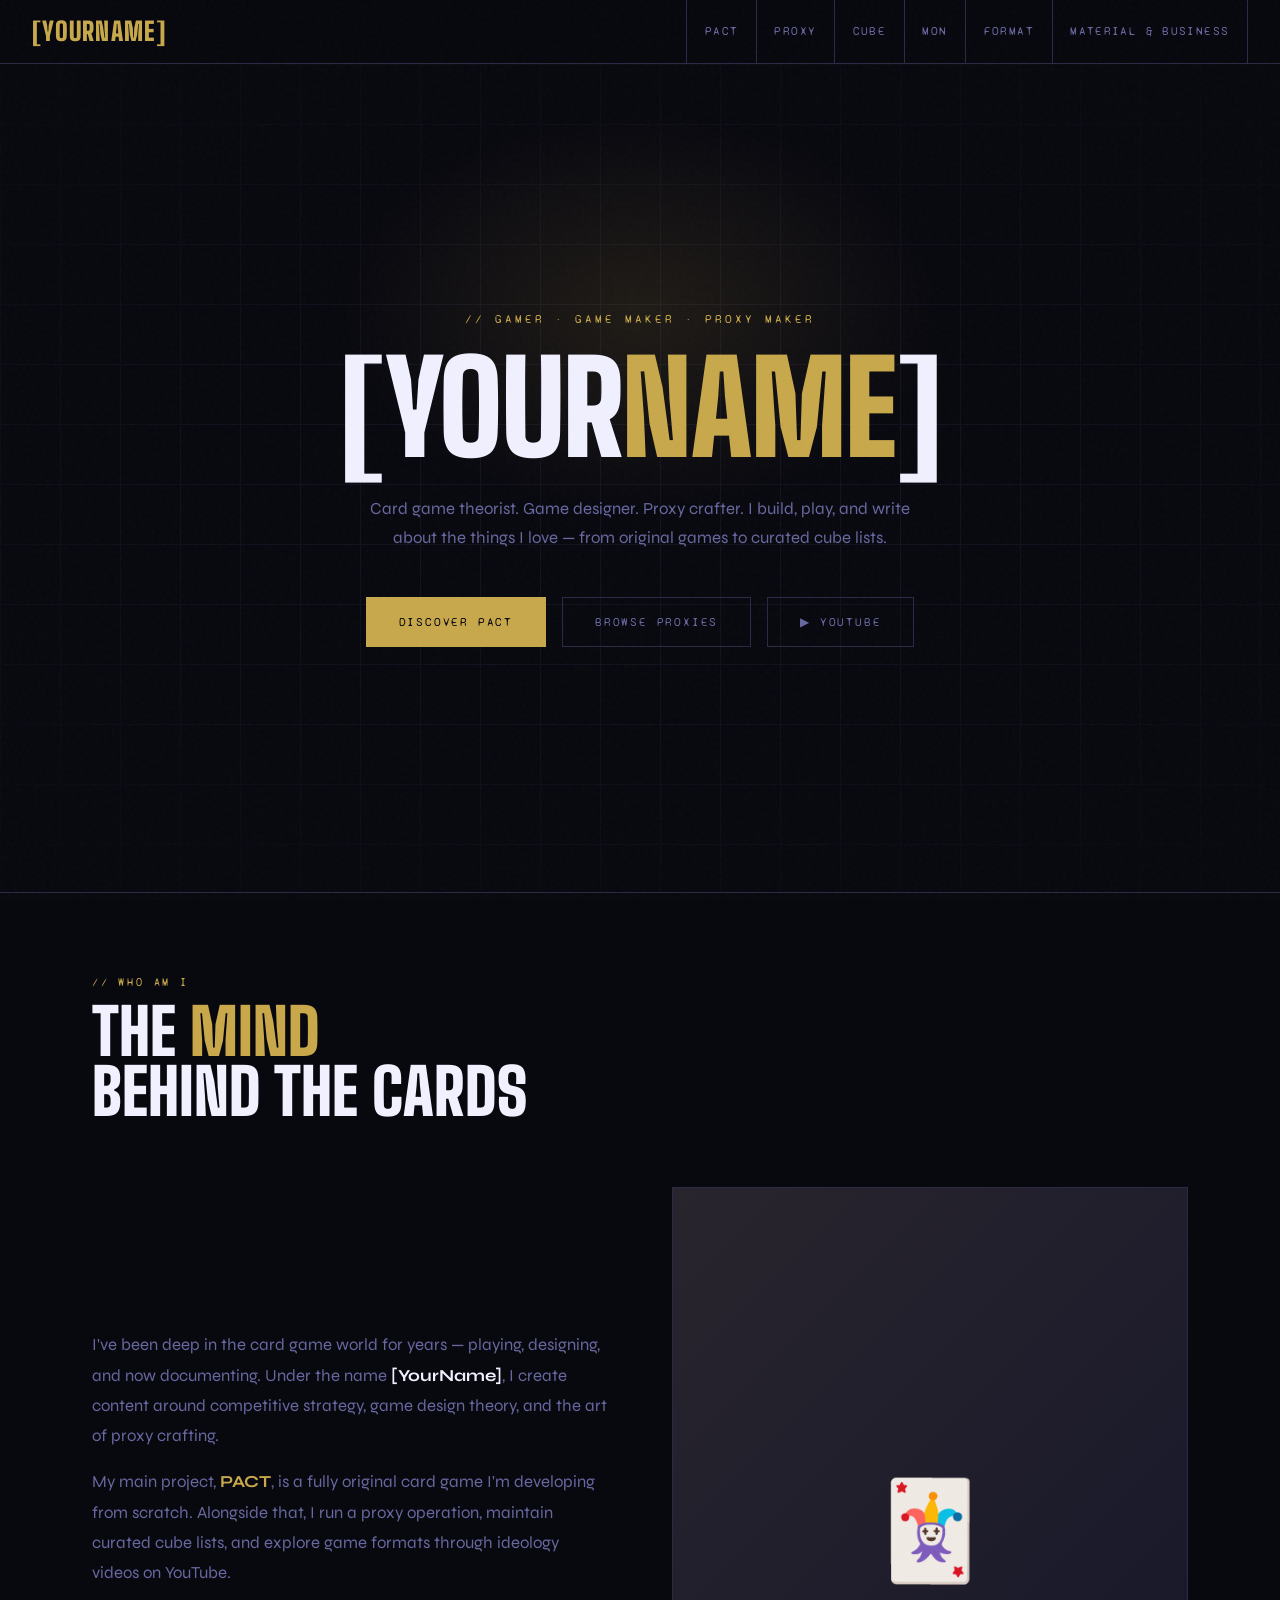
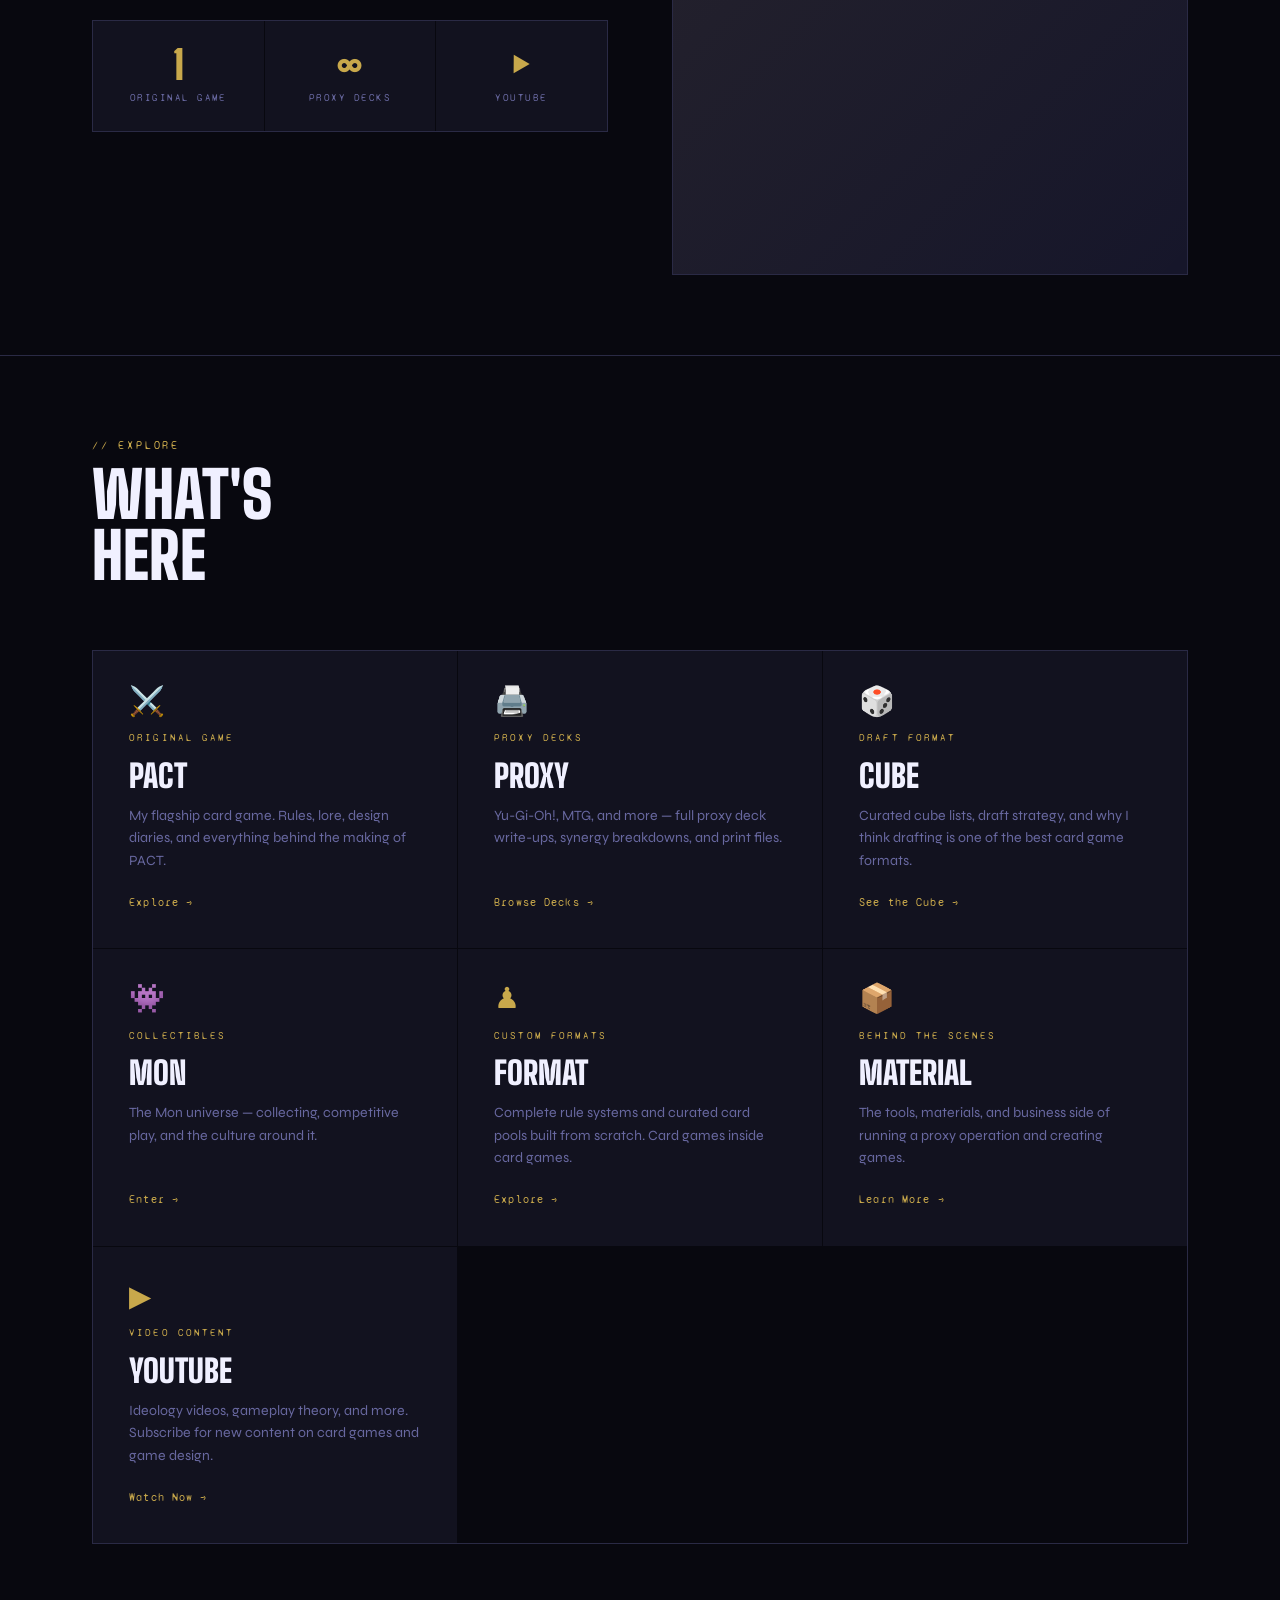
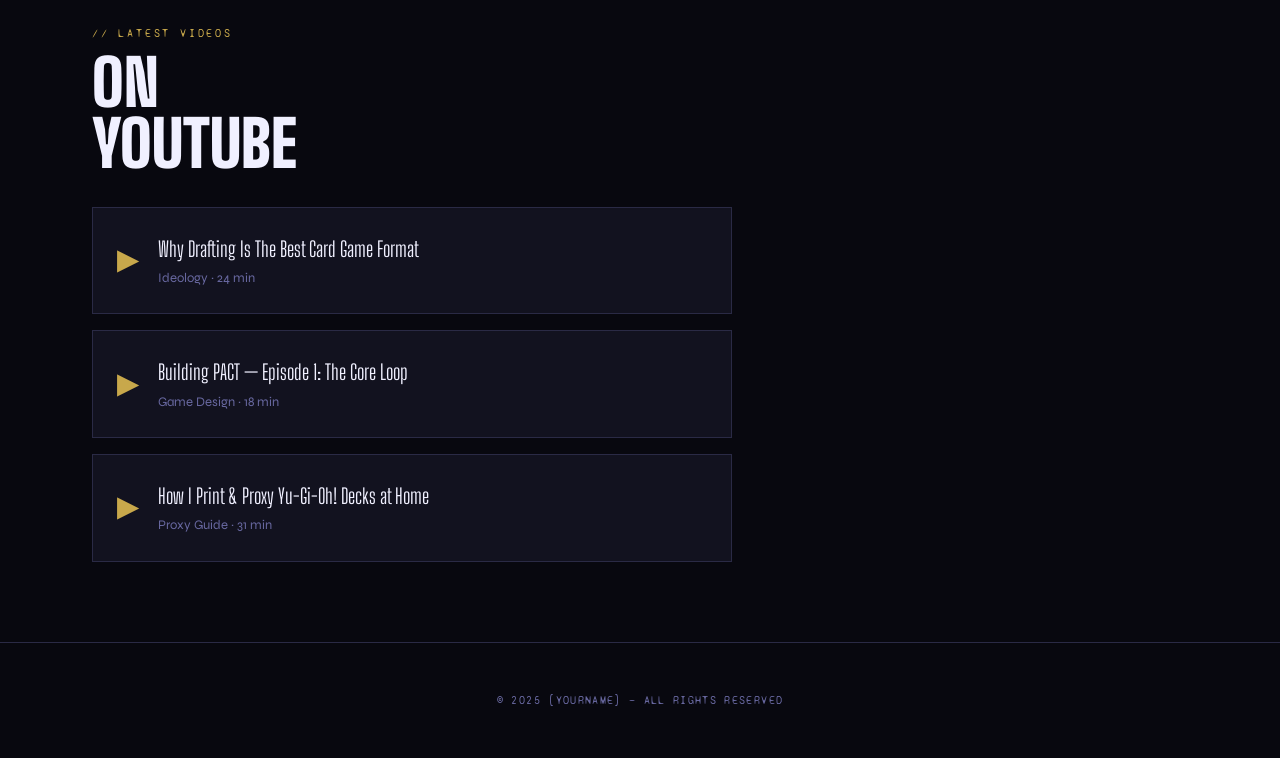
<file: index.html>
<!DOCTYPE html>
<html lang="en">
<head>
  <meta charset="UTF-8" />
  <meta name="viewport" content="width=device-width, initial-scale=1.0" />
  <title>Home — [YourName]</title>
  <link rel="stylesheet" href="css/style.css" />
</head>
<body class="page">

<!-- ─── NAV ─── -->
<nav>
  <a href="index.html" class="nav-logo">[YourName]</a>
  <ul class="nav-links">
    <li><a href="pact.html">PACT</a></li>
    <li><a href="proxy.html">Proxy</a></li>
    <li><a href="cube.html">Cube</a></li>
    <li><a href="mon.html">Mon</a></li>
    <li><a href="format.html">Format</a></li>
    <li><a href="material.html">Material &amp; Business</a></li>
  </ul>
</nav>

<!-- ─── HERO ─── -->
<section class="hero">
  <div class="hero-grid-bg"></div>
  <div class="hero-glow"></div>
  <div class="hero-content">
    <p class="hero-eyebrow">// Gamer · Game Maker · Proxy Maker</p>
    <h1 class="hero-title">[Your<span>Name</span>]</h1>
    <p class="hero-sub">
      Card game theorist. Game designer. Proxy crafter. I build, play, and write about the things I love — from original games to curated cube lists.
    </p>
    <div class="hero-cta">
      <a href="pact.html" class="btn btn-gold">Discover PACT</a>
      <a href="proxy.html" class="btn btn-outline">Browse Proxies</a>
      <a href="https://youtube.com/@yourchannel" target="_blank" class="btn btn-outline">▶ YouTube</a>
    </div>
  </div>
</section>

<hr class="divider" />

<!-- ─── ABOUT ─── -->
<div class="section">
  <p class="section-label reveal">// Who Am I</p>
  <h2 class="section-title reveal">The <span style="color:var(--gold)">Mind</span><br>Behind The Cards</h2>

  <div class="about-grid">
    <div>
      <p class="section-body reveal">
        I've been deep in the card game world for years — playing, designing, and now documenting. Under the name <strong style="color:var(--white)">[YourName]</strong>, I create content around competitive strategy, game design theory, and the art of proxy crafting.
      </p>
      <p class="section-body reveal" style="margin-top:1rem;">
        My main project, <strong style="color:var(--gold)">PACT</strong>, is a fully original card game I'm developing from scratch. Alongside that, I run a proxy operation, maintain curated cube lists, and explore game formats through ideology videos on YouTube.
      </p>

      <div class="about-stat-row reveal" style="margin-top:2rem;">
        <div class="about-stat">
          <div class="about-stat-num">1</div>
          <div class="about-stat-label">Original Game</div>
        </div>
        <div class="about-stat">
          <div class="about-stat-num">∞</div>
          <div class="about-stat-label">Proxy Decks</div>
        </div>
        <div class="about-stat">
          <div class="about-stat-num">▶</div>
          <div class="about-stat-label">YouTube</div>
        </div>
      </div>
    </div>

    <div class="about-portrait reveal">
      🃏
      <!-- Replace with: <img src="img/portrait.jpg" alt="[YourName]" /> -->
    </div>
  </div>
</div>

<hr class="divider" />

<!-- ─── SECTION HUB ─── -->
<div class="section">
  <p class="section-label reveal">// Explore</p>
  <h2 class="section-title reveal">What's<br>Here</h2>

  <div class="hub-grid reveal">
    <a href="pact.html" class="hub-card">
      <div class="hub-card-icon">⚔️</div>
      <div class="hub-card-label">Original Game</div>
      <div class="hub-card-title">PACT</div>
      <p class="hub-card-desc">My flagship card game. Rules, lore, design diaries, and everything behind the making of PACT.</p>
      <div class="hub-card-arrow">Explore →</div>
    </a>

    <a href="proxy.html" class="hub-card">
      <div class="hub-card-icon">🖨️</div>
      <div class="hub-card-label">Proxy Decks</div>
      <div class="hub-card-title">Proxy</div>
      <p class="hub-card-desc">Yu-Gi-Oh!, MTG, and more — full proxy deck write-ups, synergy breakdowns, and print files.</p>
      <div class="hub-card-arrow">Browse Decks →</div>
    </a>

    <a href="cube.html" class="hub-card">
      <div class="hub-card-icon">🎲</div>
      <div class="hub-card-label">Draft Format</div>
      <div class="hub-card-title">Cube</div>
      <p class="hub-card-desc">Curated cube lists, draft strategy, and why I think drafting is one of the best card game formats.</p>
      <div class="hub-card-arrow">See the Cube →</div>
    </a>

    <a href="mon.html" class="hub-card">
      <div class="hub-card-icon">👾</div>
      <div class="hub-card-label">Collectibles</div>
      <div class="hub-card-title">Mon</div>
      <p class="hub-card-desc">The Mon universe — collecting, competitive play, and the culture around it.</p>
      <div class="hub-card-arrow">Enter →</div>
    </a>

    <a href="format.html" class="hub-card">
      <div class="hub-card-icon">♟</div>
      <div class="hub-card-label">Custom Formats</div>
      <div class="hub-card-title">Format</div>
      <p class="hub-card-desc">Complete rule systems and curated card pools built from scratch. Card games inside card games.</p>
      <div class="hub-card-arrow">Explore →</div>
    </a>

    <a href="material.html" class="hub-card">
      <div class="hub-card-icon">📦</div>
      <div class="hub-card-label">Behind The Scenes</div>
      <div class="hub-card-title">Material</div>
      <p class="hub-card-desc">The tools, materials, and business side of running a proxy operation and creating games.</p>
      <div class="hub-card-arrow">Learn More →</div>
    </a>

    <a href="https://youtube.com/@yourchannel" target="_blank" class="hub-card">
      <div class="hub-card-icon">▶</div>
      <div class="hub-card-label">Video Content</div>
      <div class="hub-card-title">YouTube</div>
      <p class="hub-card-desc">Ideology videos, gameplay theory, and more. Subscribe for new content on card games and game design.</p>
      <div class="hub-card-arrow">Watch Now →</div>
    </a>
  </div>
</div>

<!-- ─── YOUTUBE LINKS ─── -->
<div class="section" style="padding-top:0;">
  <p class="section-label reveal">// Latest Videos</p>
  <h2 class="section-title reveal">On<br>YouTube</h2>

  <div style="max-width:640px; margin-top:2rem;">
    <a href="https://youtube.com/@yourchannel" target="_blank" class="yt-link reveal">
      <div class="yt-link-icon">▶</div>
      <div class="yt-link-text">
        <div class="title">Why Drafting Is The Best Card Game Format</div>
        <div class="sub">Ideology · 24 min</div>
      </div>
    </a>
    <a href="https://youtube.com/@yourchannel" target="_blank" class="yt-link reveal">
      <div class="yt-link-icon">▶</div>
      <div class="yt-link-text">
        <div class="title">Building PACT — Episode 1: The Core Loop</div>
        <div class="sub">Game Design · 18 min</div>
      </div>
    </a>
    <a href="https://youtube.com/@yourchannel" target="_blank" class="yt-link reveal">
      <div class="yt-link-icon">▶</div>
      <div class="yt-link-text">
        <div class="title">How I Print & Proxy Yu-Gi-Oh! Decks at Home</div>
        <div class="sub">Proxy Guide · 31 min</div>
      </div>
    </a>
  </div>
</div>

<!-- ─── FOOTER ─── -->
<footer>
  <p>© 2025 [YourName] — All rights reserved</p>
</footer>

<script src="js/main.js"></script>
</body>
</html>
</file>
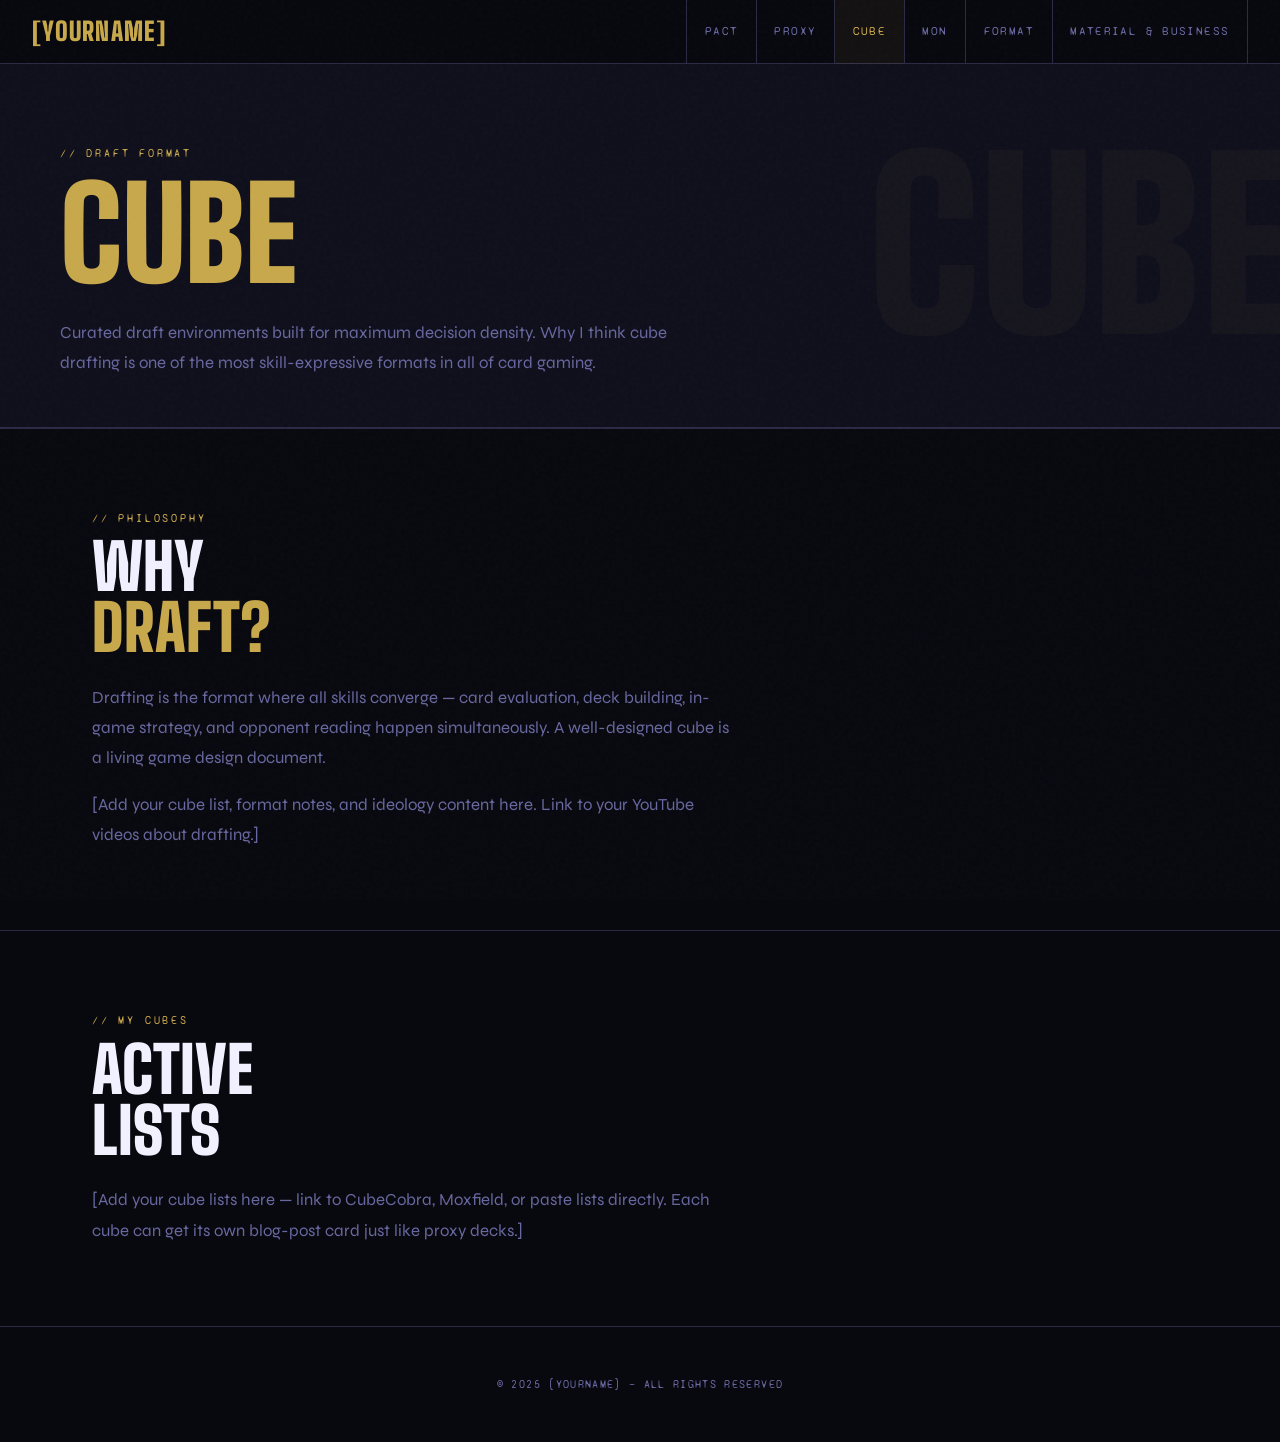
<file: cube.html>
<!DOCTYPE html>
<html lang="en">
<head>
  <meta charset="UTF-8" />
  <meta name="viewport" content="width=device-width, initial-scale=1.0" />
  <title>Cube — [YourName]</title>
  <link rel="stylesheet" href="css/style.css" />
</head>
<body class="page">

<nav>
  <a href="index.html" class="nav-logo">[YourName]</a>
  <ul class="nav-links">
    <li><a href="pact.html">PACT</a></li>
    <li><a href="proxy.html">Proxy</a></li>
    <li><a href="cube.html">Cube</a></li>
    <li><a href="mon.html">Mon</a></li>
    <li><a href="format.html">Format</a></li>
    <li><a href="material.html">Material &amp; Business</a></li>
  </ul>
</nav>

<div class="page-hero" data-title="CUBE">
  <div class="page-hero-inner">
    <p class="section-label">// Draft Format</p>
    <h1 class="section-title" style="font-size:clamp(4rem, 10vw, 8rem);">
      <span style="color:var(--gold)">Cube</span>
    </h1>
    <p class="section-body" style="margin-top:1rem;">
      Curated draft environments built for maximum decision density. Why I think cube drafting is one of the most skill-expressive formats in all of card gaming.
    </p>
  </div>
</div>

<hr class="divider" />

<div class="section">
  <p class="section-label reveal">// Philosophy</p>
  <h2 class="section-title reveal">Why<br><span style="color:var(--gold)">Draft?</span></h2>
  <p class="section-body reveal">
    Drafting is the format where all skills converge — card evaluation, deck building, in-game strategy, and opponent reading happen simultaneously. A well-designed cube is a living game design document.
  </p>
  <p class="section-body reveal" style="margin-top:1rem;">
    [Add your cube list, format notes, and ideology content here. Link to your YouTube videos about drafting.]
  </p>
</div>

<hr class="divider" />

<div class="section">
  <p class="section-label reveal">// My Cubes</p>
  <h2 class="section-title reveal">Active<br>Lists</h2>
  <p class="section-body reveal">
    [Add your cube lists here — link to CubeCobra, Moxfield, or paste lists directly. Each cube can get its own blog-post card just like proxy decks.]
  </p>
</div>

<footer>
  <p>© 2025 [YourName] — All rights reserved</p>
</footer>
<script src="js/main.js"></script>
</body>
</html>
</file>
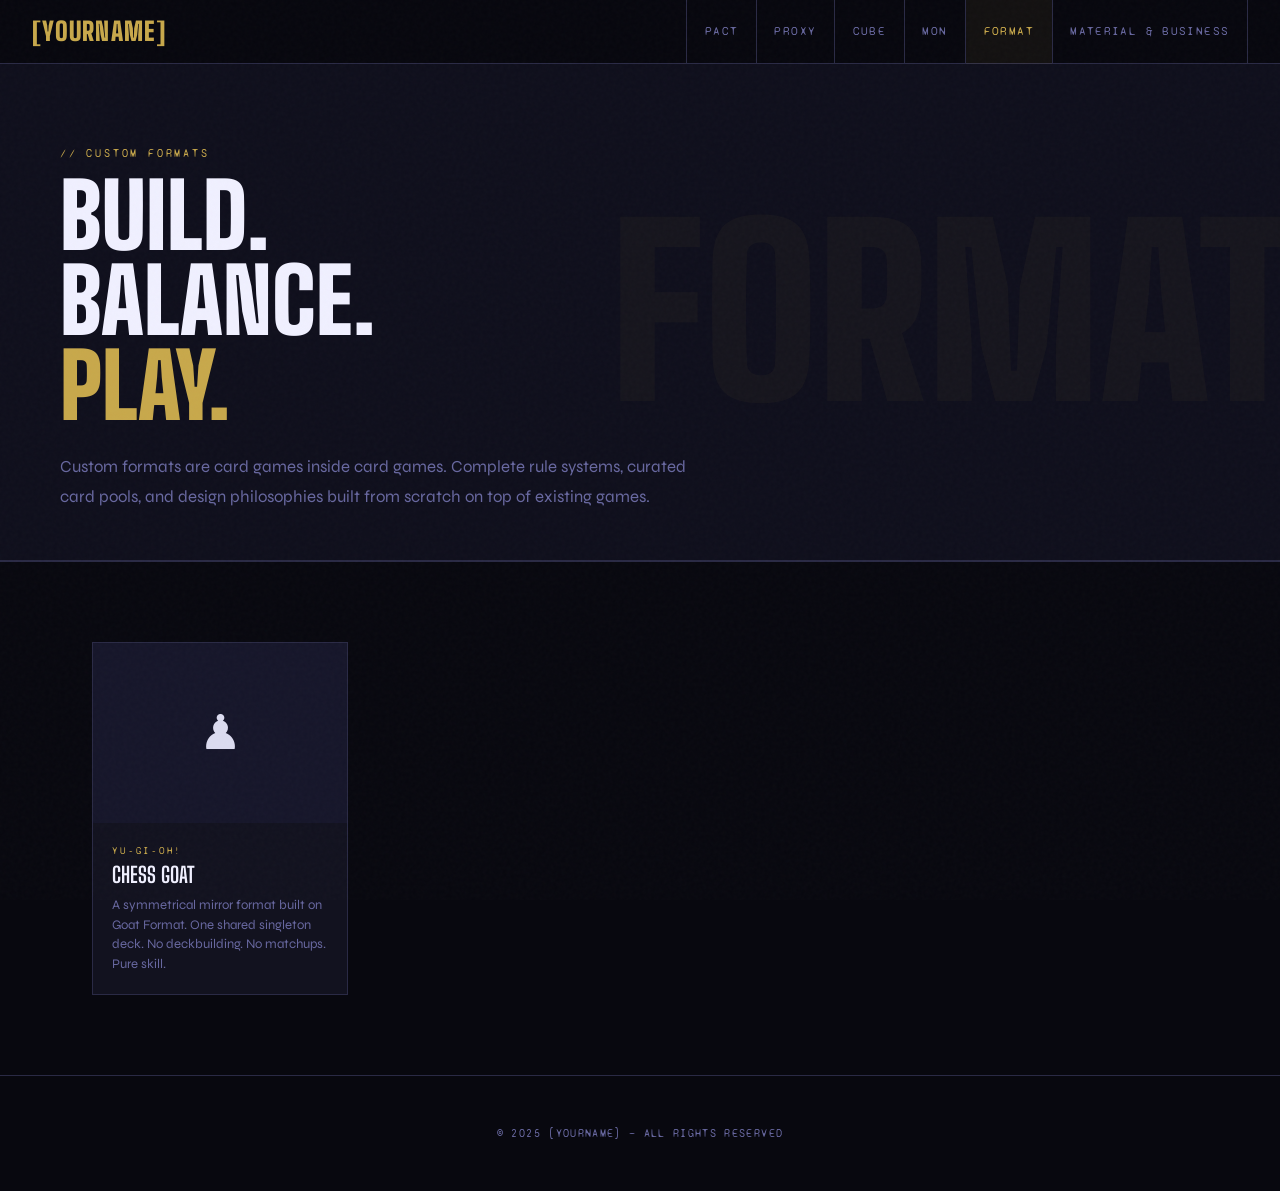
<file: format.html>
<!DOCTYPE html>
<html lang="en">
<head>
  <meta charset="UTF-8" />
  <meta name="viewport" content="width=device-width, initial-scale=1.0" />
  <title>Formats — [YourName]</title>
  <link rel="stylesheet" href="css/style.css" />
</head>
<body class="page">

<nav>
  <a href="index.html" class="nav-logo">[YourName]</a>
  <ul class="nav-links">
    <li><a href="pact.html">PACT</a></li>
    <li><a href="proxy.html">Proxy</a></li>
    <li><a href="cube.html">Cube</a></li>
    <li><a href="mon.html">Mon</a></li>
    <li><a href="format.html">Format</a></li>
    <li><a href="material.html">Material &amp; Business</a></li>
  </ul>
</nav>

<!-- PAGE HERO -->
<div class="page-hero" data-title="FORMAT">
  <div class="page-hero-inner">
    <p class="section-label">// Custom Formats</p>
    <h1 class="section-title" style="font-size: clamp(3rem, 7vw, 6rem);">Build.<br>Balance.<br><span style="color:var(--gold)">Play.</span></h1>
    <p class="section-body" style="margin-top:1rem;">
      Custom formats are card games inside card games. Complete rule systems, curated card pools, and design philosophies built from scratch on top of existing games.
    </p>
  </div>
</div>

<hr class="divider" />

<!-- DECK GRID -->
<div class="section">

  <div class="deck-grid">

    <a href="blog/blog-proxy-yugioh-chess-goat.html" class="deck-card" data-game="yugioh">
      <div class="deck-card-img">♟</div>
      <div class="deck-card-body">
        <div class="deck-card-game">Yu-Gi-Oh!</div>
        <div class="deck-card-name">Chess Goat</div>
        <p class="deck-card-desc">A symmetrical mirror format built on Goat Format. One shared singleton deck. No deckbuilding. No matchups. Pure skill.</p>
      </div>
    </a>

    <!-- Add new formats below -->

  </div>
</div>

<footer>
  <p>© 2025 [YourName] — All rights reserved</p>
</footer>

<script src="js/main.js"></script>
</body>
</html>
</file>
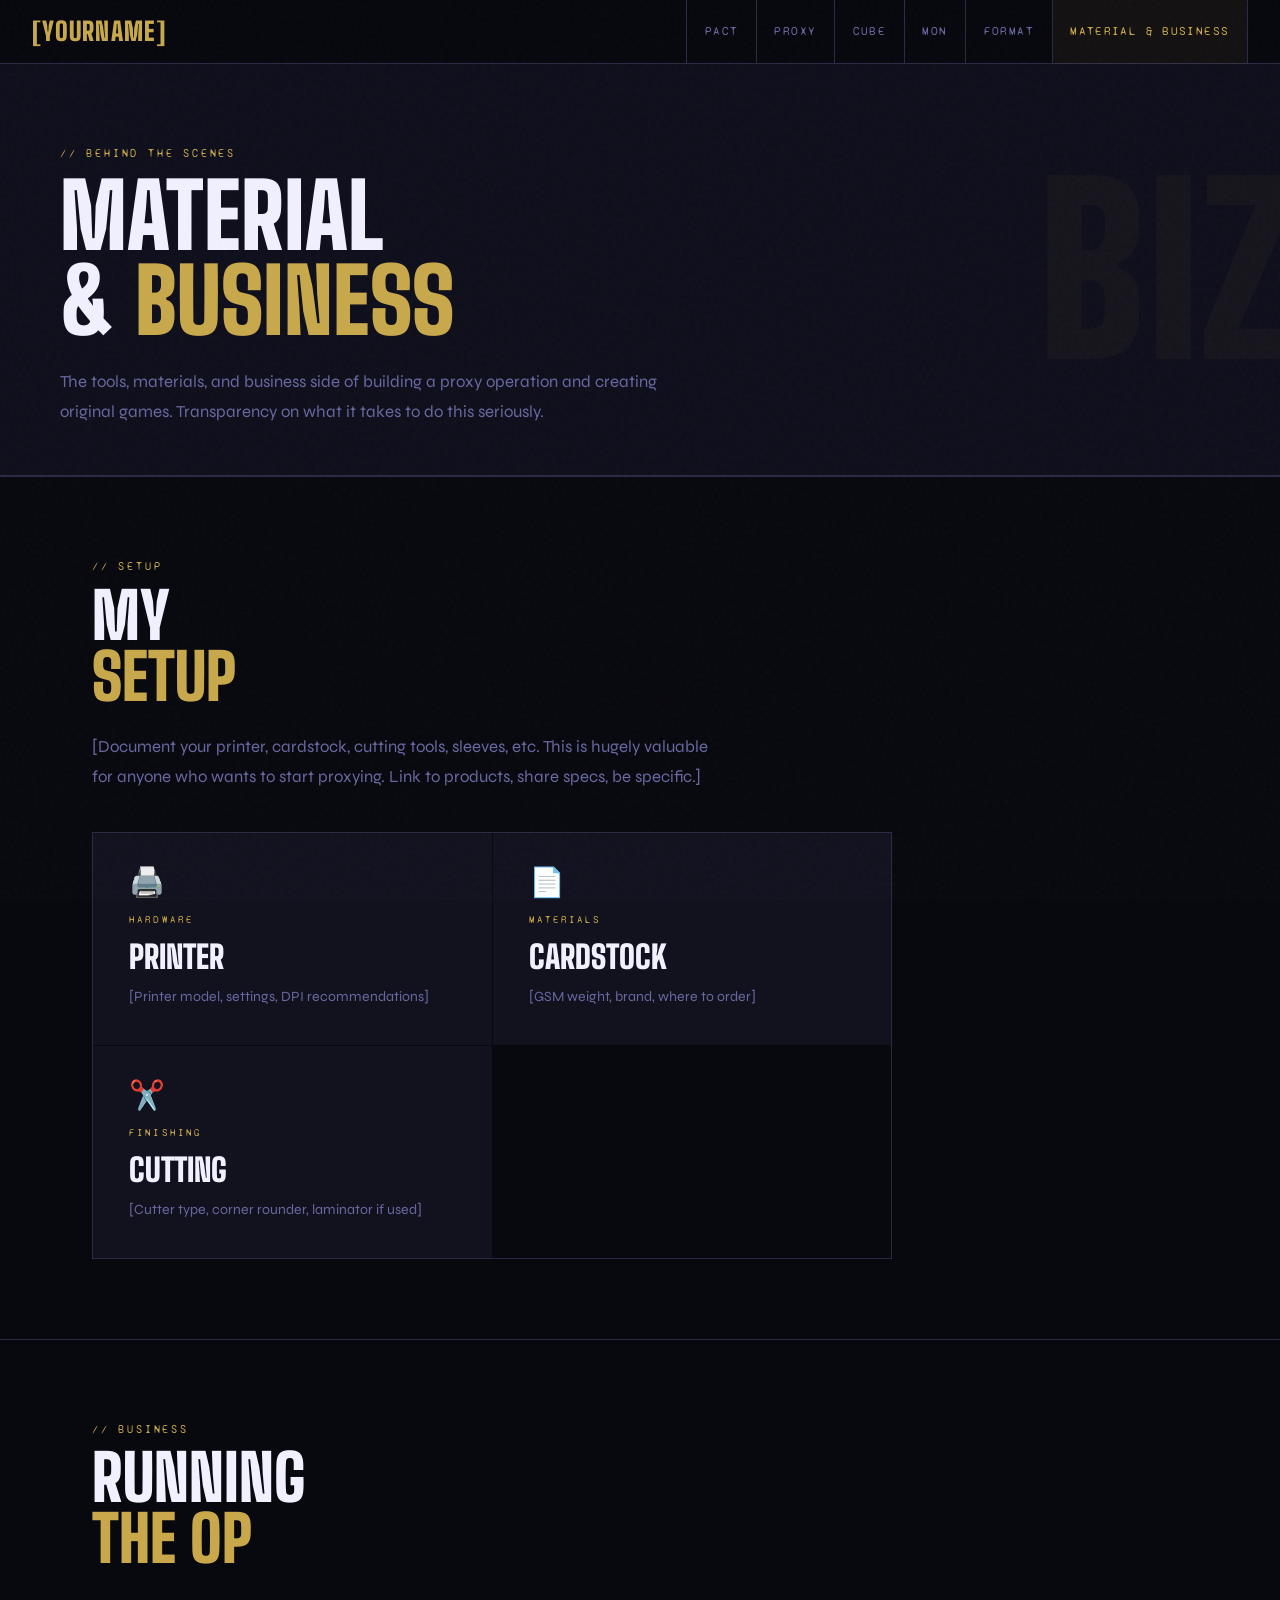
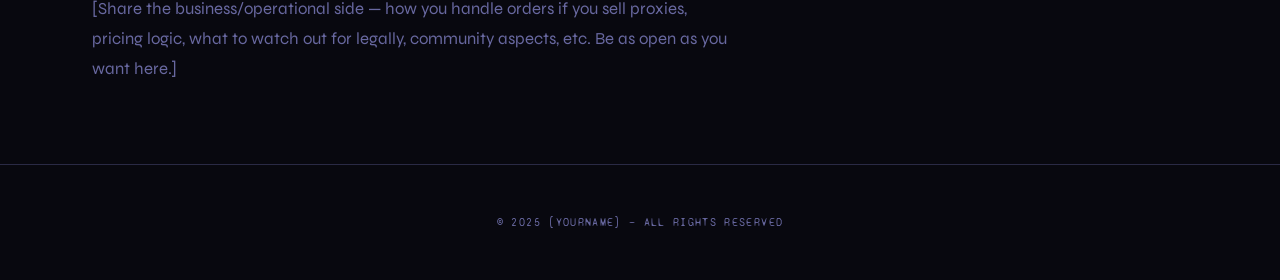
<file: material.html>
<!DOCTYPE html>
<html lang="en">
<head>
  <meta charset="UTF-8" />
  <meta name="viewport" content="width=device-width, initial-scale=1.0" />
  <title>Material &amp; Business — [YourName]</title>
  <link rel="stylesheet" href="css/style.css" />
</head>
<body class="page">

<nav>
  <a href="index.html" class="nav-logo">[YourName]</a>
  <ul class="nav-links">
    <li><a href="pact.html">PACT</a></li>
    <li><a href="proxy.html">Proxy</a></li>
    <li><a href="cube.html">Cube</a></li>
    <li><a href="mon.html">Mon</a></li>
    <li><a href="format.html">Format</a></li>
    <li><a href="material.html">Material &amp; Business</a></li>
  </ul>
</nav>

<div class="page-hero" data-title="BIZ">
  <div class="page-hero-inner">
    <p class="section-label">// Behind The Scenes</p>
    <h1 class="section-title" style="font-size:clamp(3rem, 7vw, 6rem);">
      Material<br>&amp; <span style="color:var(--gold)">Business</span>
    </h1>
    <p class="section-body" style="margin-top:1rem;">
      The tools, materials, and business side of building a proxy operation and creating original games. Transparency on what it takes to do this seriously.
    </p>
  </div>
</div>

<hr class="divider" />

<div class="section">
  <p class="section-label reveal">// Setup</p>
  <h2 class="section-title reveal">My<br><span style="color:var(--gold)">Setup</span></h2>
  <p class="section-body reveal">
    [Document your printer, cardstock, cutting tools, sleeves, etc. This is hugely valuable for anyone who wants to start proxying. Link to products, share specs, be specific.]
  </p>

  <div class="hub-grid reveal" style="margin-top:2.5rem; max-width:800px;">
    <div class="hub-card">
      <div class="hub-card-icon">🖨️</div>
      <div class="hub-card-label">Hardware</div>
      <div class="hub-card-title">Printer</div>
      <p class="hub-card-desc">[Printer model, settings, DPI recommendations]</p>
    </div>
    <div class="hub-card">
      <div class="hub-card-icon">📄</div>
      <div class="hub-card-label">Materials</div>
      <div class="hub-card-title">Cardstock</div>
      <p class="hub-card-desc">[GSM weight, brand, where to order]</p>
    </div>
    <div class="hub-card">
      <div class="hub-card-icon">✂️</div>
      <div class="hub-card-label">Finishing</div>
      <div class="hub-card-title">Cutting</div>
      <p class="hub-card-desc">[Cutter type, corner rounder, laminator if used]</p>
    </div>
  </div>
</div>

<hr class="divider" />

<div class="section">
  <p class="section-label reveal">// Business</p>
  <h2 class="section-title reveal">Running<br><span style="color:var(--gold)">The Op</span></h2>
  <p class="section-body reveal">
    [Share the business/operational side — how you handle orders if you sell proxies, pricing logic, what to watch out for legally, community aspects, etc. Be as open as you want here.]
  </p>
</div>

<footer>
  <p>© 2025 [YourName] — All rights reserved</p>
</footer>
<script src="js/main.js"></script>
</body>
</html>
</file>
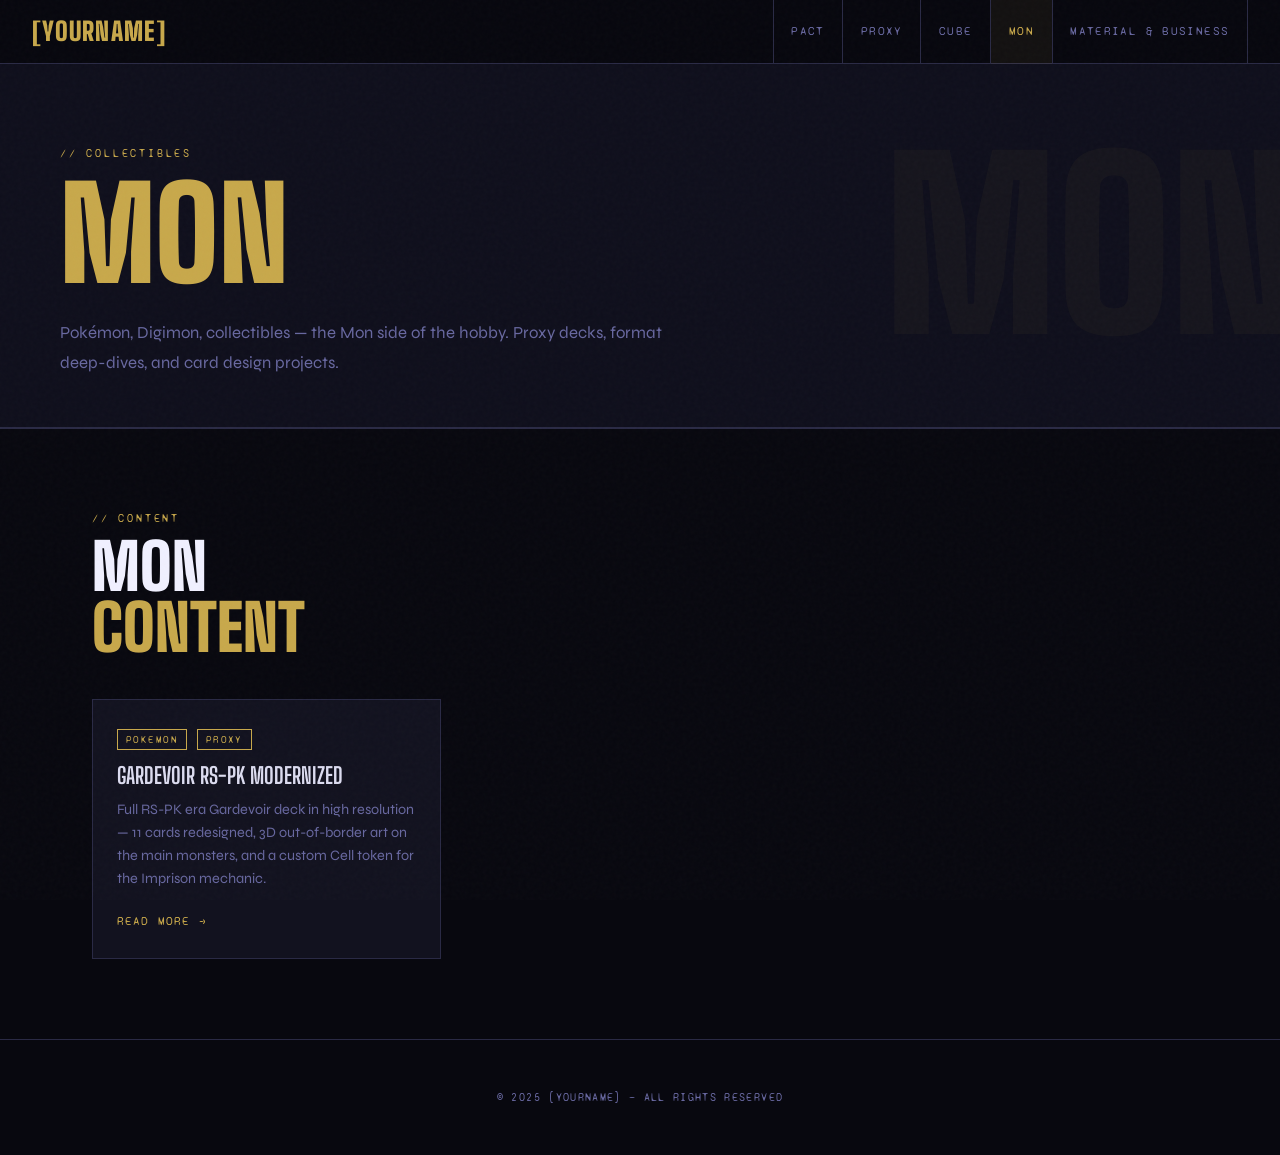
<file: mon.html>
<!DOCTYPE html>
<html lang="en">
<head>
  <meta charset="UTF-8" />
  <meta name="viewport" content="width=device-width, initial-scale=1.0" />
  <title>Mon — [YourName]</title>
  <link rel="stylesheet" href="css/style.css" />
</head>
<body class="page">

<nav>
  <a href="index.html" class="nav-logo">[YourName]</a>
  <ul class="nav-links">
    <li><a href="pact.html">PACT</a></li>
    <li><a href="proxy.html">Proxy</a></li>
    <li><a href="cube.html">Cube</a></li>
    <li><a href="mon.html">Mon</a></li>
    <li><a href="material.html">Material &amp; Business</a></li>
  </ul>
</nav>

<div class="page-hero" data-title="MON">
  <div class="page-hero-inner">
    <p class="section-label">// Collectibles</p>
    <h1 class="section-title" style="font-size:clamp(4rem, 10vw, 8rem);">
      <span style="color:var(--gold)">Mon</span>
    </h1>
    <p class="section-body" style="margin-top:1rem;">
      Pokémon, Digimon, collectibles — the Mon side of the hobby. Proxy decks, format deep-dives, and card design projects.
    </p>
  </div>
</div>

<hr class="divider" />

<div class="section">
  <p class="section-label reveal">// Content</p>
  <h2 class="section-title reveal">Mon<br><span style="color:var(--gold)">Content</span></h2>

  <!-- Post grid — auto-populated from posts.json -->
  <div id="mon-grid" style="
    display: grid;
    grid-template-columns: repeat(auto-fill, minmax(280px, 1fr));
    gap: 1.5rem;
    margin-top: 2.5rem;
  "></div>

  <!-- Empty state -->
  <p id="mon-empty" class="section-body" style="display:none; color: var(--muted);">
    No posts yet — check back soon.
  </p>
</div>

<footer>
  <p>© 2025 [YourName] — All rights reserved</p>
</footer>

<script src="js/main.js"></script>
<script>
  fetch('blog/posts.json')
    .then(r => r.json())
    .then(posts => {
      const grid = document.getElementById('mon-grid');
      const empty = document.getElementById('mon-empty');

      if (!posts || posts.length === 0) {
        empty.style.display = 'block';
        return;
      }

      posts.forEach(post => {
        const card = document.createElement('a');
        card.href = 'blog/' + post.file;
        card.style.cssText = `
          display: block;
          background: var(--card-bg, #12121f);
          border: 1px solid var(--card-border, #2a2a45);
          padding: 1.5rem;
          text-decoration: none;
          color: inherit;
          transition: border-color 0.2s;
        `;
        card.onmouseenter = () => card.style.borderColor = 'var(--gold, #c8a84b)';
        card.onmouseleave = () => card.style.borderColor = 'var(--card-border, #2a2a45)';

        const tagsHTML = (post.tags || []).map(t => `
          <span style="
            font-family: 'Syne Mono', monospace;
            font-size: 0.65rem;
            letter-spacing: 0.14em;
            text-transform: uppercase;
            color: var(--gold, #c8a84b);
            border: 1px solid var(--gold, #c8a84b);
            padding: 0.2rem 0.5rem;
            margin-right: 0.4rem;
          ">${t}</span>
        `).join('');

        card.innerHTML = `
          <div style="margin-bottom: 0.8rem;">${tagsHTML}</div>
          <h3 style="
            font-family: 'Big Shoulders Display', sans-serif;
            font-size: 1.4rem;
            font-weight: 700;
            text-transform: uppercase;
            color: var(--text, #e8e8f0);
            margin-bottom: 0.6rem;
            line-height: 1.1;
          ">${post.title}</h3>
          <p style="
            font-size: 0.9rem;
            color: var(--muted, #6868a0);
            line-height: 1.6;
            margin-bottom: 1rem;
          ">${post.description}</p>
          <span style="
            font-family: 'Syne Mono', monospace;
            font-size: 0.72rem;
            letter-spacing: 0.1em;
            color: var(--gold, #c8a84b);
            text-transform: uppercase;
          ">Read more →</span>
        `;

        grid.appendChild(card);
      });
    })
    .catch(() => {
      document.getElementById('mon-empty').style.display = 'block';
    });
</script>

</body>
</html>
</file>
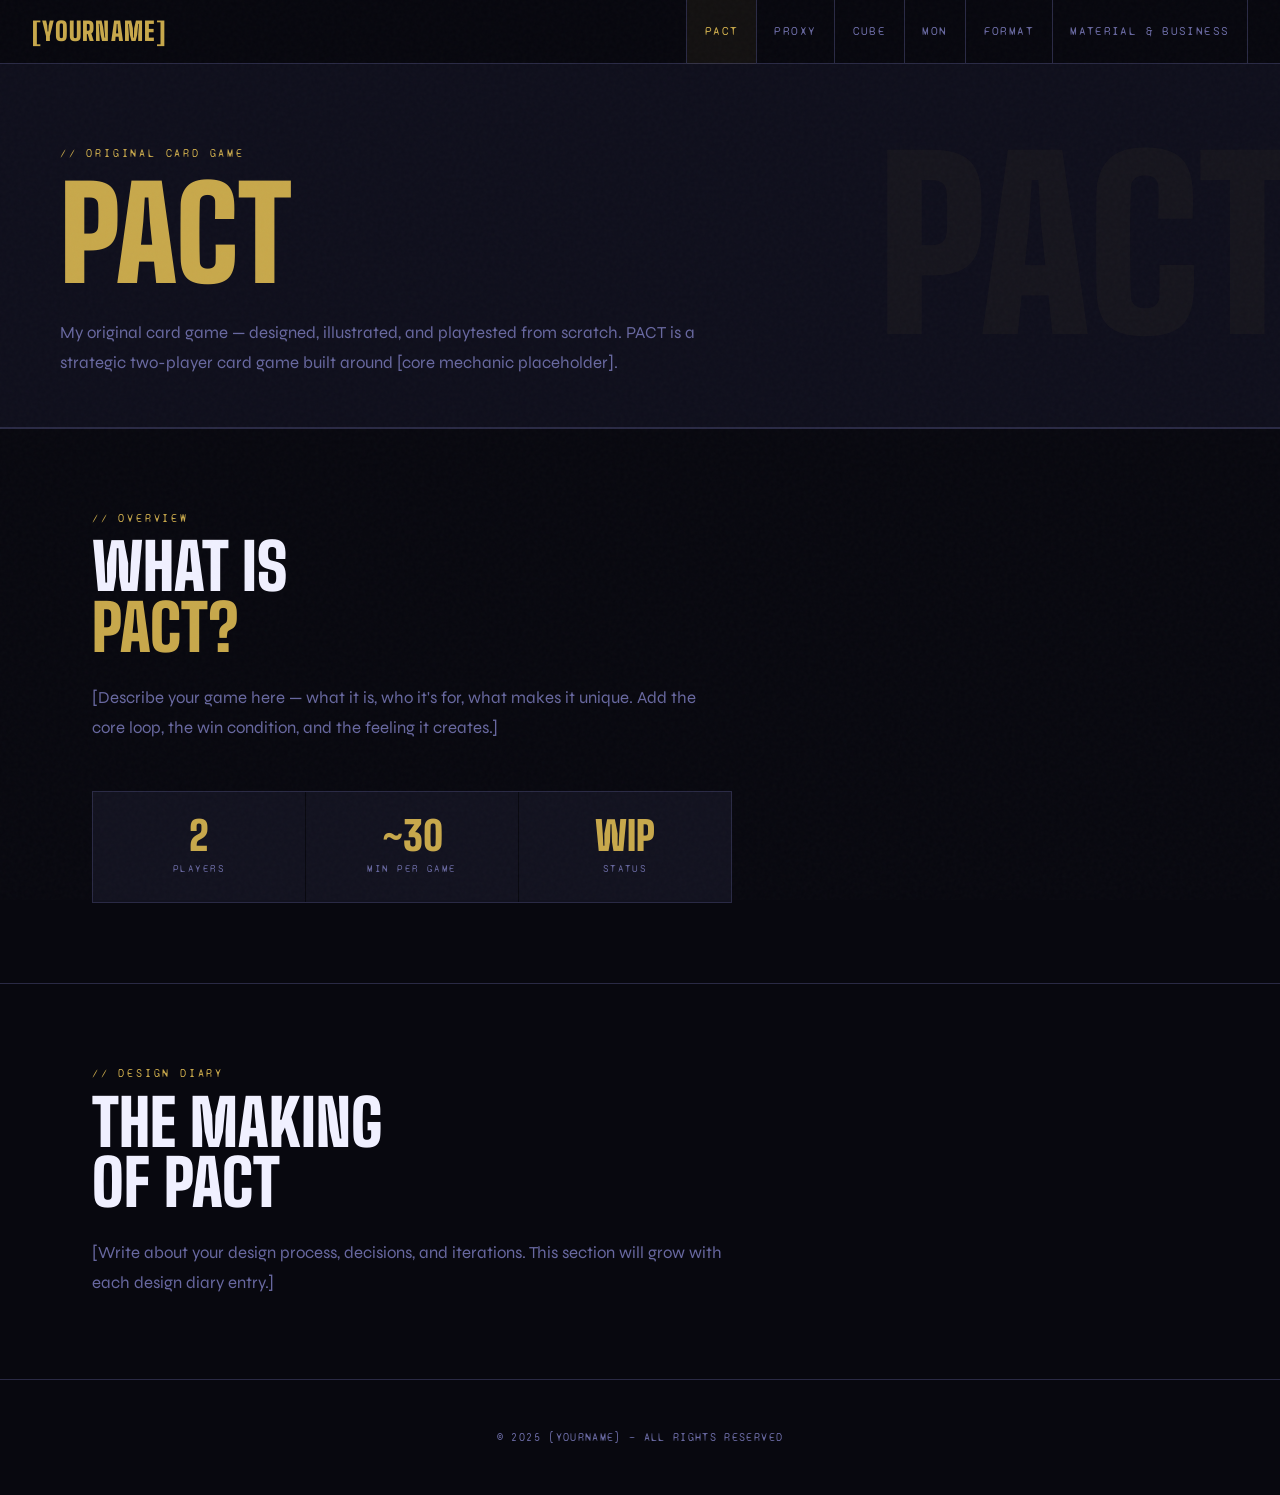
<file: pact.html>
<!DOCTYPE html>
<html lang="en">
<head>
  <meta charset="UTF-8" />
  <meta name="viewport" content="width=device-width, initial-scale=1.0" />
  <title>PACT — [YourName]</title>
  <link rel="stylesheet" href="css/style.css" />
</head>
<body class="page">

<nav>
  <a href="index.html" class="nav-logo">[YourName]</a>
  <ul class="nav-links">
    <li><a href="pact.html">PACT</a></li>
    <li><a href="proxy.html">Proxy</a></li>
    <li><a href="cube.html">Cube</a></li>
    <li><a href="mon.html">Mon</a></li>
    <li><a href="format.html">Format</a></li>
    <li><a href="material.html">Material &amp; Business</a></li>
  </ul>
</nav>

<div class="page-hero" data-title="PACT">
  <div class="page-hero-inner">
    <p class="section-label">// Original Card Game</p>
    <h1 class="section-title" style="font-size:clamp(4rem, 10vw, 8rem);">
      <span style="color:var(--gold)">PACT</span>
    </h1>
    <p class="section-body" style="margin-top:1rem;">
      My original card game — designed, illustrated, and playtested from scratch. PACT is a strategic two-player card game built around [core mechanic placeholder].
    </p>
  </div>
</div>

<hr class="divider" />

<div class="section">
  <p class="section-label reveal">// Overview</p>
  <h2 class="section-title reveal">What Is<br><span style="color:var(--gold)">PACT?</span></h2>
  <p class="section-body reveal">
    [Describe your game here — what it is, who it's for, what makes it unique. Add the core loop, the win condition, and the feeling it creates.]
  </p>

  <div class="about-stat-row reveal" style="max-width:640px; margin-top:3rem;">
    <div class="about-stat">
      <div class="about-stat-num">2</div>
      <div class="about-stat-label">Players</div>
    </div>
    <div class="about-stat">
      <div class="about-stat-num">~30</div>
      <div class="about-stat-label">Min per game</div>
    </div>
    <div class="about-stat">
      <div class="about-stat-num">WIP</div>
      <div class="about-stat-label">Status</div>
    </div>
  </div>
</div>

<hr class="divider" />

<div class="section">
  <p class="section-label reveal">// Design Diary</p>
  <h2 class="section-title reveal">The Making<br>Of PACT</h2>
  <p class="section-body reveal">
    [Write about your design process, decisions, and iterations. This section will grow with each design diary entry.]
  </p>
</div>

<footer>
  <p>© 2025 [YourName] — All rights reserved</p>
</footer>
<script src="js/main.js"></script>
</body>
</html>
</file>
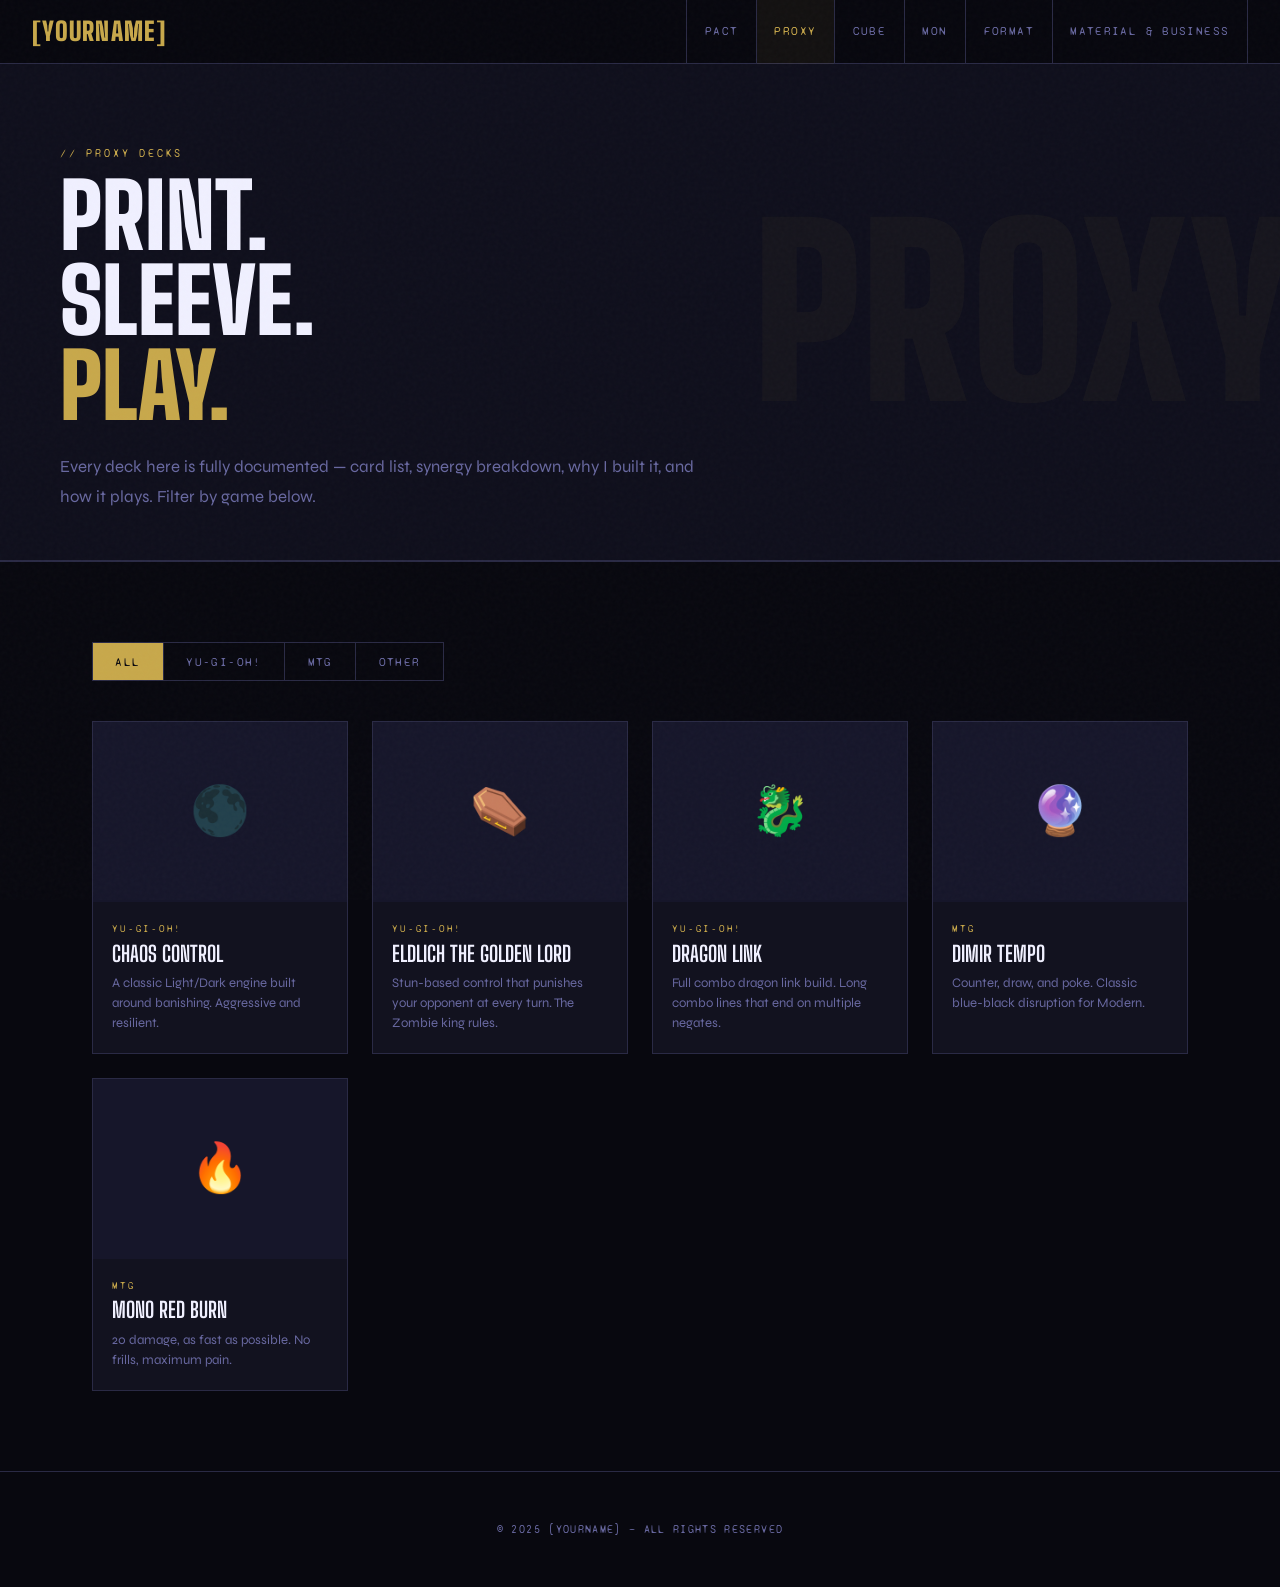
<file: proxy.html>
<!DOCTYPE html>
<html lang="en">
<head>
  <meta charset="UTF-8" />
  <meta name="viewport" content="width=device-width, initial-scale=1.0" />
  <title>Proxy Decks — [YourName]</title>
  <link rel="stylesheet" href="css/style.css" />
</head>
<body class="page">

<nav>
  <a href="index.html" class="nav-logo">[YourName]</a>
  <ul class="nav-links">
    <li><a href="pact.html">PACT</a></li>
    <li><a href="proxy.html">Proxy</a></li>
    <li><a href="cube.html">Cube</a></li>
    <li><a href="mon.html">Mon</a></li>
    <li><a href="format.html">Format</a></li>
    <li><a href="material.html">Material &amp; Business</a></li>
  </ul>
</nav>

<!-- PAGE HERO -->
<div class="page-hero" data-title="PROXY">
  <div class="page-hero-inner">
    <p class="section-label">// Proxy Decks</p>
    <h1 class="section-title" style="font-size: clamp(3rem, 7vw, 6rem);">Print.<br>Sleeve.<br><span style="color:var(--gold)">Play.</span></h1>
    <p class="section-body" style="margin-top:1rem;">
      Every deck here is fully documented — card list, synergy breakdown, why I built it, and how it plays. Filter by game below.
    </p>
  </div>
</div>

<hr class="divider" />

<!-- FILTER + DECK GRID -->
<div class="section">

  <div class="filter-bar">
    <button class="filter-btn active" data-game="all">All</button>
    <button class="filter-btn" data-game="yugioh">Yu-Gi-Oh!</button>
    <button class="filter-btn" data-game="mtg">MTG</button>
    <button class="filter-btn" data-game="other">Other</button>
  </div>

  <div class="deck-grid">

    <!-- ── Sample Deck: YGO ── -->
    <a href="blog/proxy-yugioh-chaos.html" class="deck-card" data-game="yugioh">
      <div class="deck-card-img">🌑</div>
      <div class="deck-card-body">
        <div class="deck-card-game">Yu-Gi-Oh!</div>
        <div class="deck-card-name">Chaos Control</div>
        <p class="deck-card-desc">A classic Light/Dark engine built around banishing. Aggressive and resilient.</p>
      </div>
    </a>

    <a href="blog/proxy-yugioh-eldlich.html" class="deck-card" data-game="yugioh">
      <div class="deck-card-img">⚰️</div>
      <div class="deck-card-body">
        <div class="deck-card-game">Yu-Gi-Oh!</div>
        <div class="deck-card-name">Eldlich the Golden Lord</div>
        <p class="deck-card-desc">Stun-based control that punishes your opponent at every turn. The Zombie king rules.</p>
      </div>
    </a>

    <a href="blog/proxy-yugioh-dragonlink.html" class="deck-card" data-game="yugioh">
      <div class="deck-card-img">🐉</div>
      <div class="deck-card-body">
        <div class="deck-card-game">Yu-Gi-Oh!</div>
        <div class="deck-card-name">Dragon Link</div>
        <p class="deck-card-desc">Full combo dragon link build. Long combo lines that end on multiple negates.</p>
      </div>
    </a>

    <!-- ── Sample Deck: MTG ── -->
    <a href="blog/proxy-mtg-dimir.html" class="deck-card" data-game="mtg">
      <div class="deck-card-img">🔮</div>
      <div class="deck-card-body">
        <div class="deck-card-game">MTG</div>
        <div class="deck-card-name">Dimir Tempo</div>
        <p class="deck-card-desc">Counter, draw, and poke. Classic blue-black disruption for Modern.</p>
      </div>
    </a>

    <a href="blog/proxy-mtg-mono-red.html" class="deck-card" data-game="mtg">
      <div class="deck-card-img">🔥</div>
      <div class="deck-card-body">
        <div class="deck-card-game">MTG</div>
        <div class="deck-card-name">Mono Red Burn</div>
        <p class="deck-card-desc">20 damage, as fast as possible. No frills, maximum pain.</p>
      </div>
    </a>

    <!-- ── Placeholder: add your decks here ── -->
    <!-- 
    <a href="blog/YOUR-POST.html" class="deck-card" data-game="yugioh">
      <div class="deck-card-img">🃏</div>
      <div class="deck-card-body">
        <div class="deck-card-game">Yu-Gi-Oh!</div>
        <div class="deck-card-name">Deck Name</div>
        <p class="deck-card-desc">Short description here.</p>
      </div>
    </a>
    -->

  </div>
</div>

<footer>
  <p>© 2025 [YourName] — All rights reserved</p>
</footer>

<script src="js/main.js"></script>
</body>
</html>
</file>
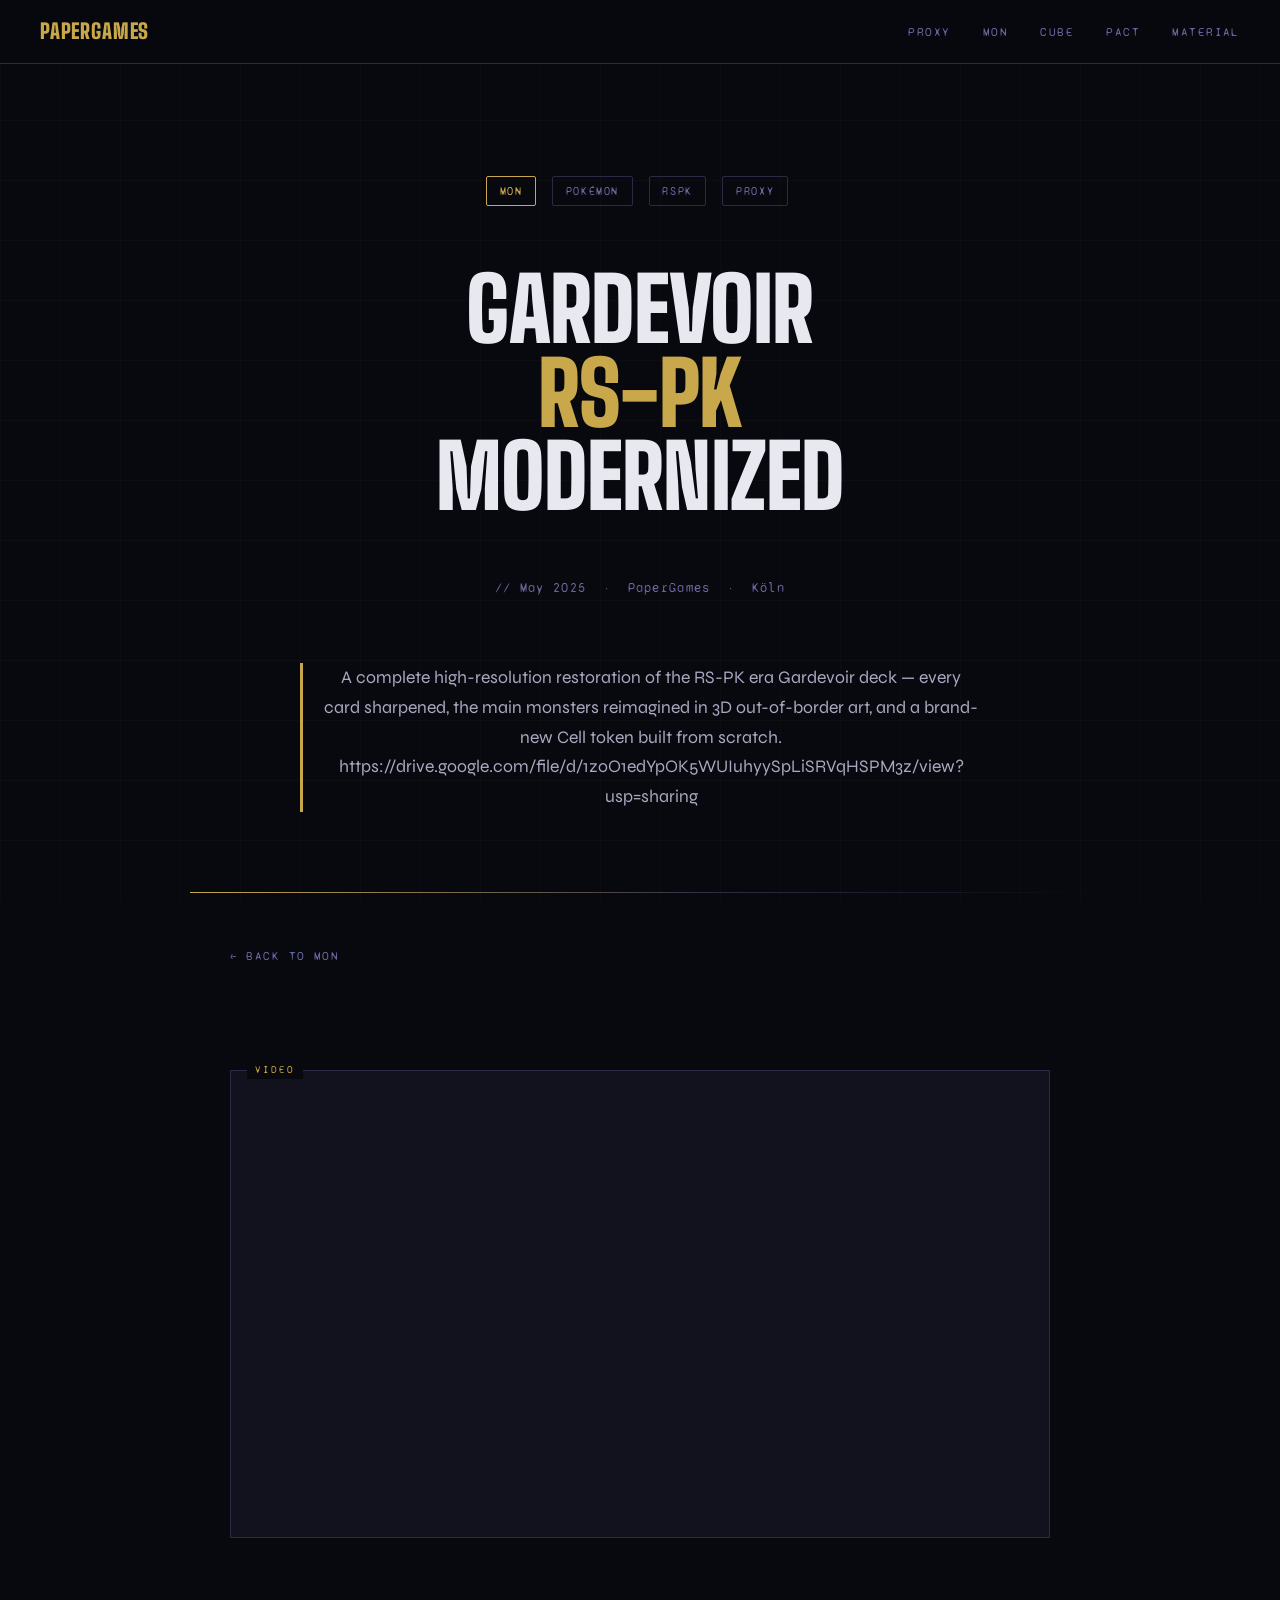
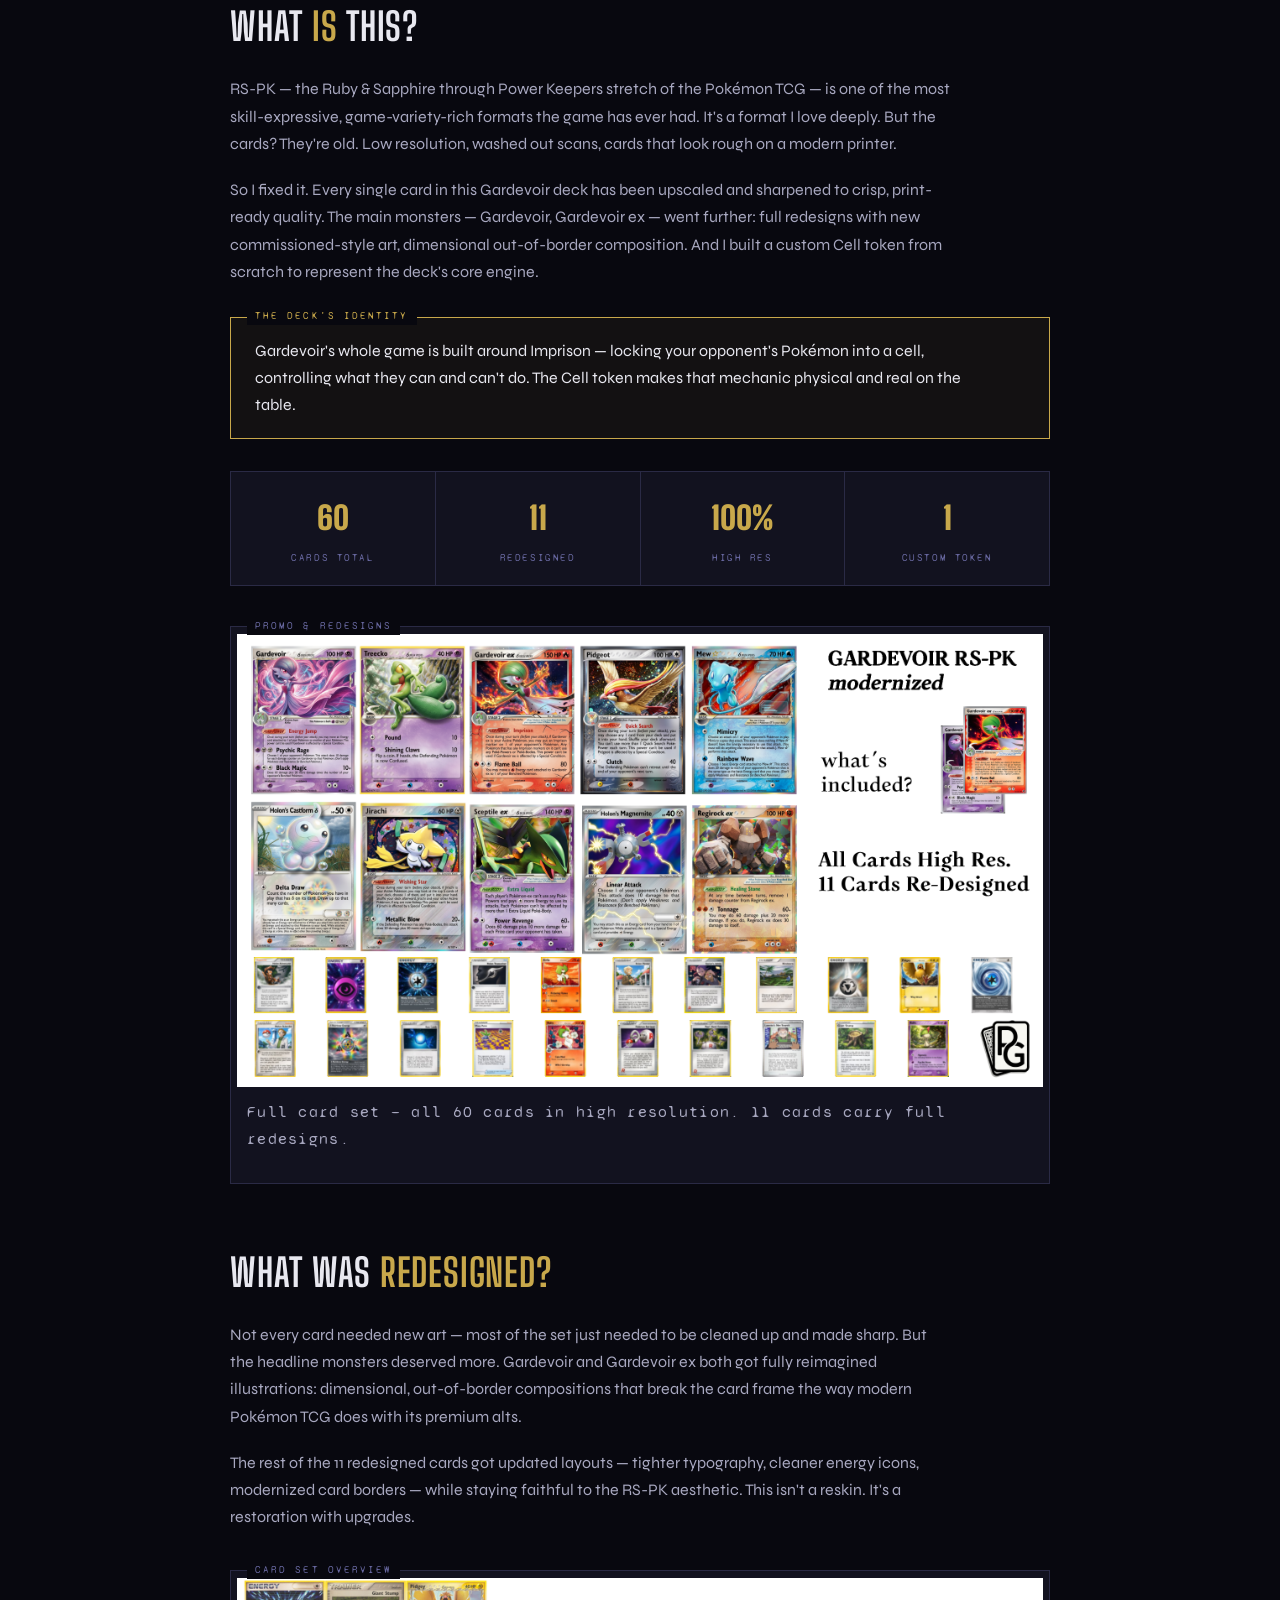
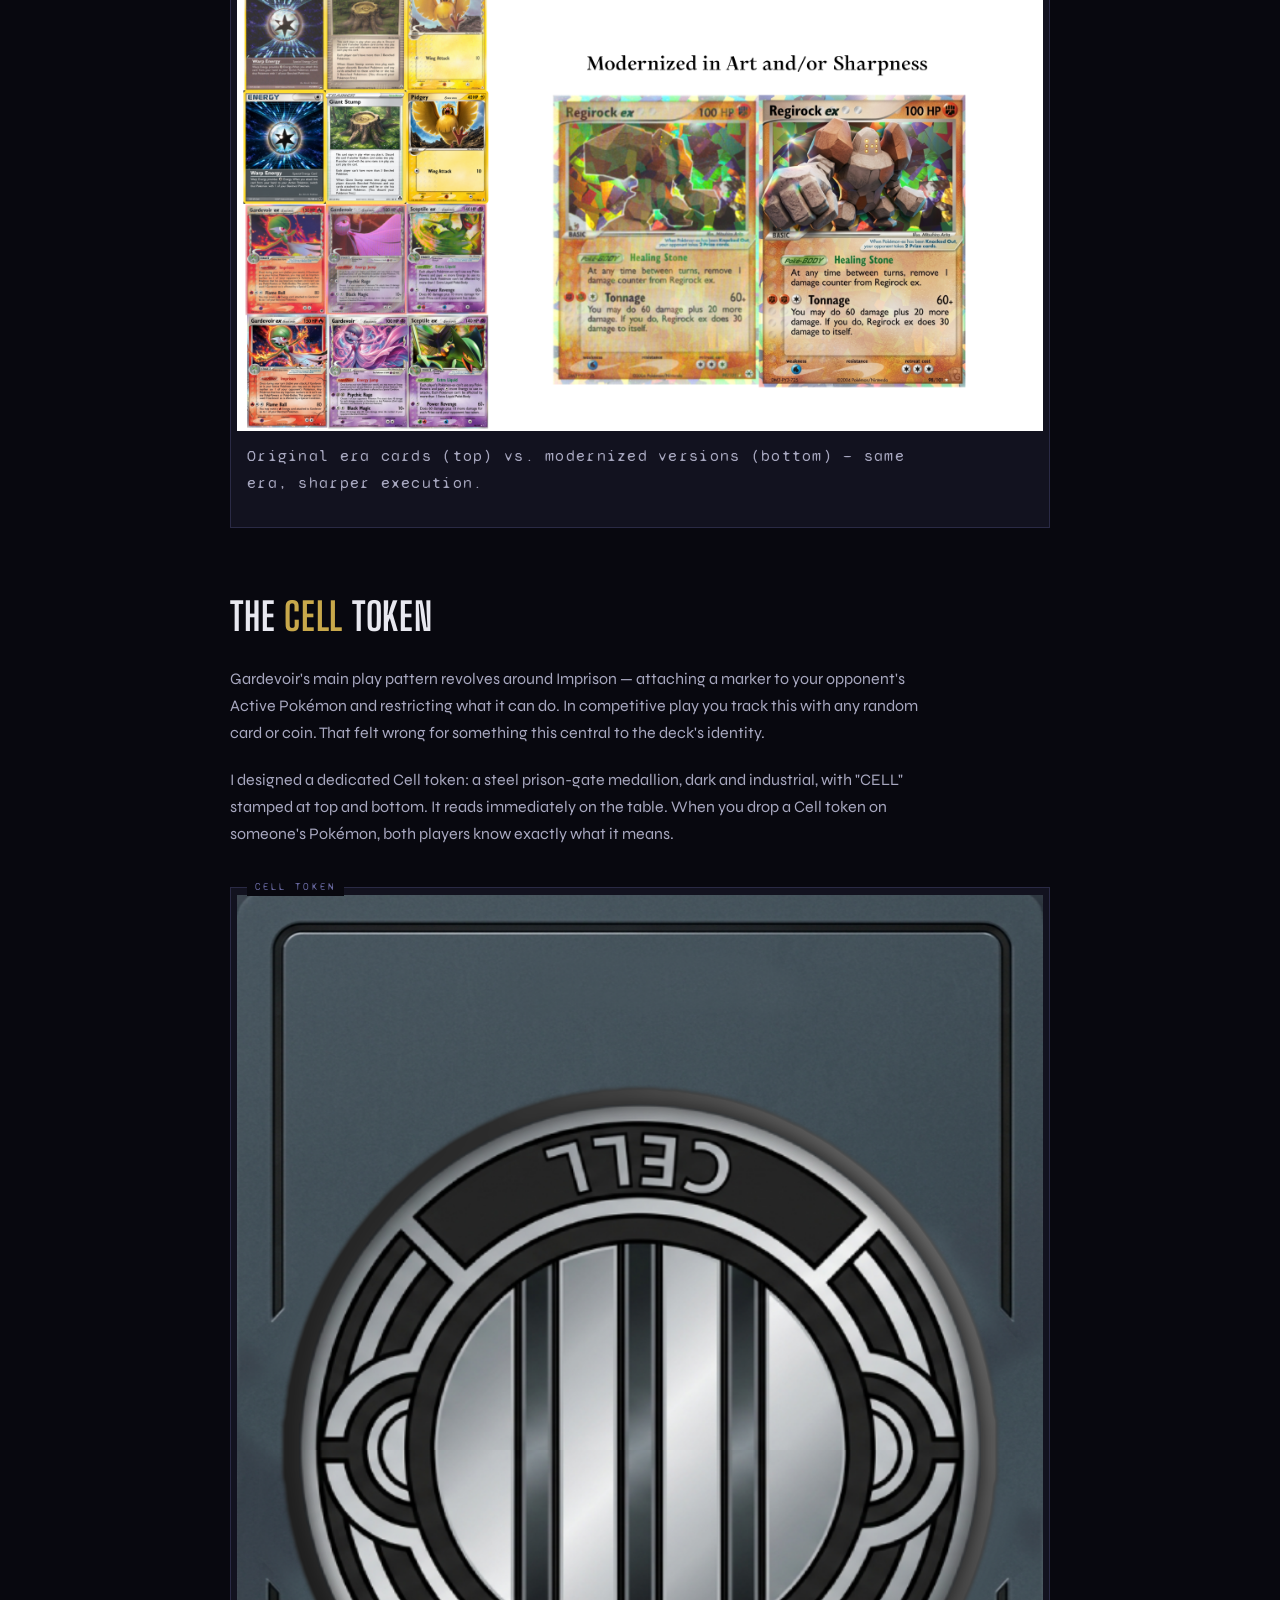
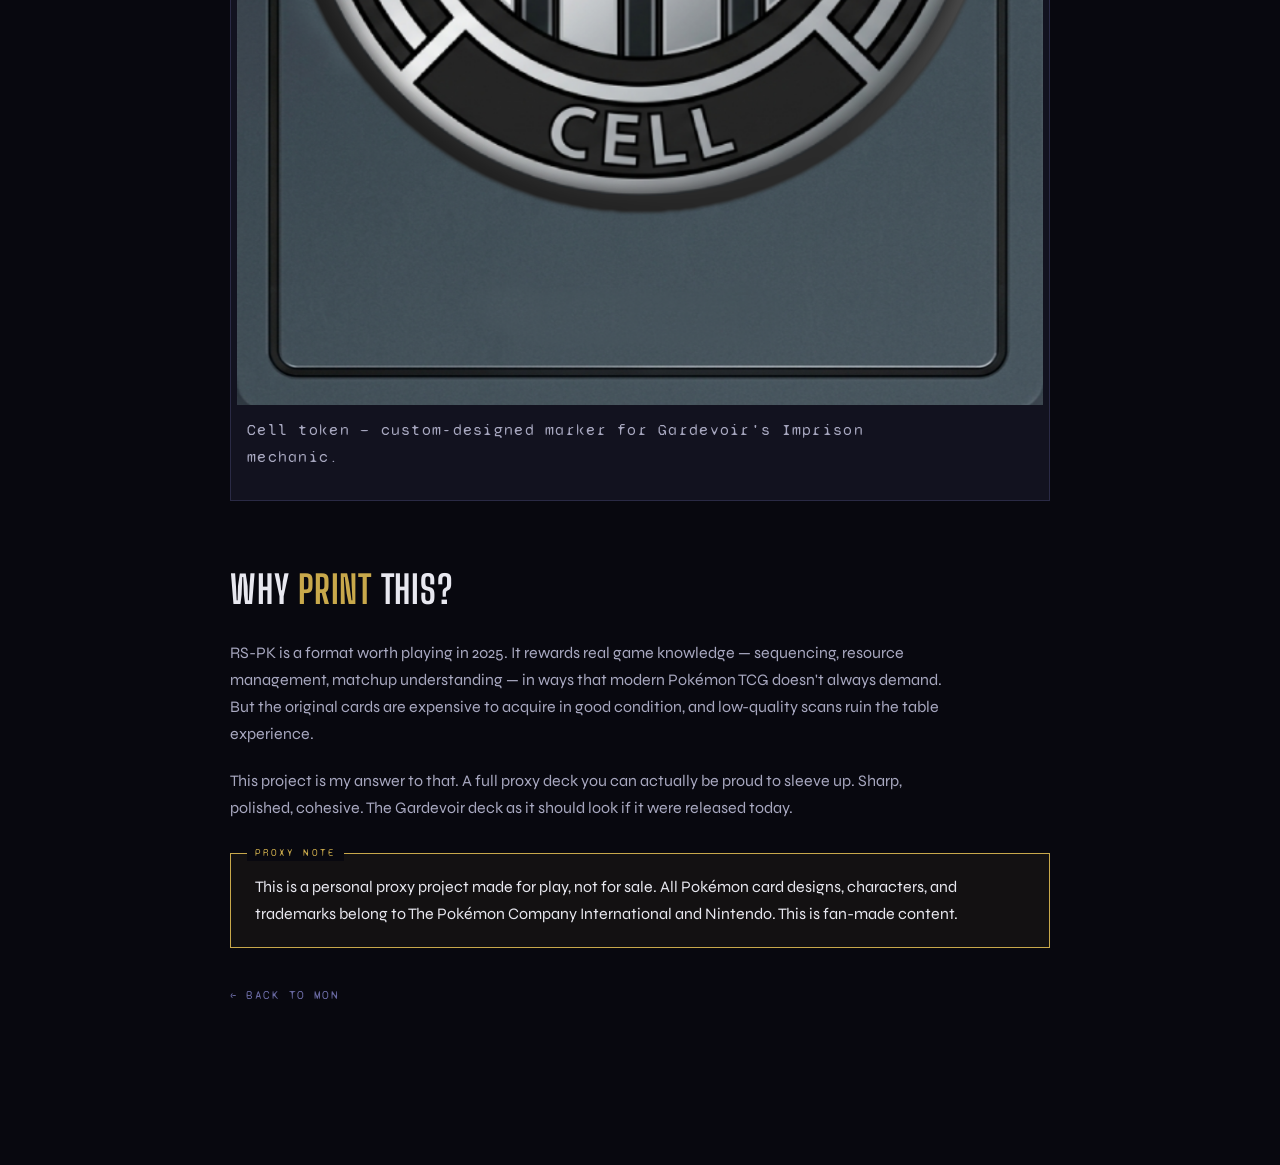
<file: blog/blog-mon-gardevoir-rspk-modernized.html>
<!DOCTYPE html>
<html lang="en">
<head>
  <meta charset="UTF-8" />
  <meta name="viewport" content="width=device-width, initial-scale=1.0" />
  <title>Gardevoir RS-PK Modernized — PaperGames</title>
  <link rel="preconnect" href="https://fonts.googleapis.com" />
  <link rel="preconnect" href="https://fonts.gstatic.com" crossorigin />
  <link href="https://fonts.googleapis.com/css2?family=Big+Shoulders+Display:wght@400;700;900&family=Syne:wght@400;600;700&family=Syne+Mono&display=swap" rel="stylesheet" />
  <link rel="stylesheet" href="../css/style.css" />
  <style>
    /* ── Page-level overrides & new components ── */
    :root {
      --bg: #08080f;
      --accent: #c8a84b;
      --muted: #6868a0;
      --card-bg: #12121f;
      --card-border: #2a2a45;
      --text: #e8e8f0;
    }

    *, *::before, *::after { box-sizing: border-box; margin: 0; padding: 0; }

    body {
      background: var(--bg);
      color: var(--text);
      font-family: 'Syne', sans-serif;
      line-height: 1.7;
      min-height: 100vh;
    }

    /* Noise overlay */
    body::before {
      content: '';
      position: fixed;
      inset: 0;
      background-image: url("data:image/svg+xml,%3Csvg viewBox='0 0 256 256' xmlns='http://www.w3.org/2000/svg'%3E%3Cfilter id='noise'%3E%3CfeTurbulence type='fractalNoise' baseFrequency='0.9' numOctaves='4' stitchTiles='stitch'/%3E%3C/filter%3E%3Crect width='100%25' height='100%25' filter='url(%23noise)' opacity='0.04'/%3E%3C/svg%3E");
      pointer-events: none;
      z-index: 0;
    }

    /* ── Nav ── */
    nav {
      position: sticky;
      top: 0;
      z-index: 100;
      display: flex;
      align-items: center;
      justify-content: space-between;
      padding: 1rem 2.5rem;
      background: rgba(8,8,15,0.92);
      backdrop-filter: blur(12px);
      border-bottom: 1px solid var(--card-border);
      font-family: 'Syne Mono', monospace;
      font-size: 0.78rem;
      letter-spacing: 0.12em;
      text-transform: uppercase;
    }

    nav a { color: var(--muted); text-decoration: none; transition: color 0.2s; }
    nav a:hover, nav .logo { color: var(--accent); }
    nav .logo { font-family: 'Big Shoulders Display', sans-serif; font-size: 1.3rem; font-weight: 900; letter-spacing: 0.04em; }
    nav .nav-links { display: flex; gap: 2rem; }

    /* ── Hero ── */
    .hero {
      position: relative;
      padding: 6rem 2.5rem 4rem;
      max-width: 900px;
      margin: 0 auto;
      z-index: 1;
    }

    .tag-row {
      display: flex;
      gap: 0.6rem;
      flex-wrap: wrap;
      margin-bottom: 1.5rem;
    }

    .tag {
      font-family: 'Syne Mono', monospace;
      font-size: 0.7rem;
      letter-spacing: 0.14em;
      text-transform: uppercase;
      padding: 0.3rem 0.8rem;
      border: 1px solid var(--card-border);
      color: var(--muted);
      border-radius: 2px;
    }

    .tag.mon { border-color: var(--accent); color: var(--accent); }

    .hero h1 {
      font-family: 'Big Shoulders Display', sans-serif;
      font-size: clamp(2.8rem, 7vw, 5.5rem);
      font-weight: 900;
      line-height: 0.95;
      text-transform: uppercase;
      letter-spacing: -0.01em;
      color: var(--text);
      margin-bottom: 0.5rem;
    }

    .hero h1 span { color: var(--accent); }

    .hero-sub {
      font-family: 'Syne Mono', monospace;
      font-size: 0.8rem;
      color: var(--muted);
      letter-spacing: 0.1em;
      margin-top: 1.2rem;
      margin-bottom: 2rem;
    }

    .hero-intro {
      font-size: 1.1rem;
      color: #a8a8c0;
      max-width: 680px;
      border-left: 3px solid var(--accent);
      padding-left: 1.2rem;
    }

    /* ── Grid divider line ── */
    .divider {
      max-width: 900px;
      margin: 0 auto 3rem;
      padding: 0 2.5rem;
      height: 1px;
      background: linear-gradient(90deg, var(--accent) 0%, var(--card-border) 60%, transparent 100%);
    }

    /* ── Main content ── */
    .content {
      max-width: 900px;
      margin: 0 auto;
      padding: 0 2.5rem 6rem;
      position: relative;
      z-index: 1;
    }

    /* ── Video embed ── */
    .video-block {
      margin: 2.5rem 0;
      border: 1px solid var(--card-border);
      background: var(--card-bg);
      padding: 0.4rem;
      position: relative;
    }

    .video-block::before {
      content: 'VIDEO';
      position: absolute;
      top: -0.65rem;
      left: 1rem;
      background: var(--bg);
      padding: 0 0.5rem;
      font-family: 'Syne Mono', monospace;
      font-size: 0.65rem;
      letter-spacing: 0.2em;
      color: var(--accent);
    }

    .video-block iframe {
      width: 100%;
      aspect-ratio: 16/9;
      border: none;
      display: block;
    }

    /* ── Image blocks ── */
    .img-block {
      margin: 2.5rem 0;
      border: 1px solid var(--card-border);
      background: var(--card-bg);
      padding: 0.4rem;
      position: relative;
    }

    .img-block::before {
      position: absolute;
      top: -0.65rem;
      left: 1rem;
      background: var(--bg);
      padding: 0 0.5rem;
      font-family: 'Syne Mono', monospace;
      font-size: 0.65rem;
      letter-spacing: 0.2em;
      color: var(--muted);
    }

    .img-block.label-set::before { content: 'CARD SET OVERVIEW'; }
    .img-block.label-promo::before { content: 'PROMO & REDESIGNS'; }
    .img-block.label-token::before { content: 'CELL TOKEN'; }

    .img-block img {
      width: 100%;
      display: block;
    }

    .img-caption {
      font-family: 'Syne Mono', monospace;
      font-size: 0.7rem;
      color: var(--muted);
      letter-spacing: 0.08em;
      padding: 0.7rem 0.6rem 0.3rem;
    }

    /* ── Section headings ── */
    .content h2 {
      font-family: 'Big Shoulders Display', sans-serif;
      font-size: clamp(1.6rem, 4vw, 2.4rem);
      font-weight: 700;
      text-transform: uppercase;
      letter-spacing: 0.02em;
      color: var(--text);
      margin: 3.5rem 0 1rem;
    }

    .content h2 span { color: var(--accent); }

    /* ── Body text ── */
    .content p {
      color: #a8a8c0;
      font-size: 1rem;
      margin-bottom: 1.2rem;
      max-width: 720px;
    }

    /* ── Highlight callout ── */
    .callout {
      border: 1px solid var(--accent);
      background: rgba(200,168,75,0.06);
      padding: 1.2rem 1.5rem;
      margin: 2rem 0;
      position: relative;
    }

    .callout::before {
      content: attr(data-label);
      position: absolute;
      top: -0.65rem;
      left: 1rem;
      background: var(--bg);
      padding: 0 0.5rem;
      font-family: 'Syne Mono', monospace;
      font-size: 0.65rem;
      letter-spacing: 0.2em;
      color: var(--accent);
      text-transform: uppercase;
    }

    .callout p { color: var(--text); margin-bottom: 0; }

    /* ── Stat row ── */
    .stat-row {
      display: grid;
      grid-template-columns: repeat(auto-fit, minmax(140px, 1fr));
      gap: 1px;
      background: var(--card-border);
      border: 1px solid var(--card-border);
      margin: 2rem 0;
    }

    .stat {
      background: var(--card-bg);
      padding: 1.2rem 1rem;
      text-align: center;
    }

    .stat-num {
      font-family: 'Big Shoulders Display', sans-serif;
      font-size: 2rem;
      font-weight: 900;
      color: var(--accent);
      display: block;
    }

    .stat-label {
      font-family: 'Syne Mono', monospace;
      font-size: 0.65rem;
      letter-spacing: 0.15em;
      color: var(--muted);
      text-transform: uppercase;
      display: block;
      margin-top: 0.2rem;
    }

    /* ── Back link ── */
    .back-link {
      display: inline-flex;
      align-items: center;
      gap: 0.5rem;
      font-family: 'Syne Mono', monospace;
      font-size: 0.75rem;
      letter-spacing: 0.12em;
      text-transform: uppercase;
      color: var(--muted);
      text-decoration: none;
      margin-bottom: 4rem;
      transition: color 0.2s;
    }

    .back-link:hover { color: var(--accent); }
    .back-link::before { content: '←'; }

    /* ── Grid line bg decoration ── */
    .grid-deco {
      position: fixed;
      inset: 0;
      background-image:
        linear-gradient(rgba(200,168,75,0.03) 1px, transparent 1px),
        linear-gradient(90deg, rgba(200,168,75,0.03) 1px, transparent 1px);
      background-size: 60px 60px;
      pointer-events: none;
      z-index: 0;
    }
  </style>
</head>
<body>

  <div class="grid-deco"></div>

  <!-- Nav -->
  <nav>
    <a href="../index.html" class="logo">PaperGames</a>
    <div class="nav-links">
      <a href="../proxy.html">Proxy</a>
      <a href="../mon.html">Mon</a>
      <a href="../cube.html">Cube</a>
      <a href="../pact.html">PACT</a>
      <a href="../material.html">Material</a>
    </div>
  </nav>

  <!-- Hero -->
  <header class="hero">
    <div class="tag-row">
      <span class="tag mon">Mon</span>
      <span class="tag">Pokémon</span>
      <span class="tag">RSPK</span>
      <span class="tag">Proxy</span>
    </div>
    <h1>Gardevoir<br /><span>RS-PK</span><br />Modernized</h1>
    <p class="hero-sub">// May 2025 &nbsp;·&nbsp; PaperGames &nbsp;·&nbsp; Köln</p>
    <p class="hero-intro">
      A complete high-resolution restoration of the RS-PK era Gardevoir deck — every card sharpened, the main monsters reimagined in 3D out-of-border art, and a brand-new Cell token built from scratch. https://drive.google.com/file/d/1zoO1edYpOK5WUIuhyySpLiSRVqHSPM3z/view?usp=sharing
    </p>
  </header>

  <div class="divider"></div>

  <!-- Content -->
  <main class="content">

    <a href="../mon.html" class="back-link">Back to Mon</a>

    <!-- Video -->
    <div class="video-block">
      <iframe
        src="https://www.youtube.com/embed/TuFzY8iAlf0"
        title="Gardevoir RS-PK Modernized — PaperGames"
        allow="accelerometer; autoplay; clipboard-write; encrypted-media; gyroscope; picture-in-picture"
        allowfullscreen>
      </iframe>
    </div>

    <!-- Section 1 -->
    <h2>What <span>is</span> this?</h2>

    <p>
      RS-PK — the Ruby & Sapphire through Power Keepers stretch of the Pokémon TCG — is one of the most skill-expressive, game-variety-rich formats the game has ever had. It's a format I love deeply. But the cards? They're old. Low resolution, washed out scans, cards that look rough on a modern printer.
    </p>

    <p>
      So I fixed it. Every single card in this Gardevoir deck has been upscaled and sharpened to crisp, print-ready quality. The main monsters — Gardevoir, Gardevoir ex — went further: full redesigns with new commissioned-style art, dimensional out-of-border composition. And I built a custom Cell token from scratch to represent the deck's core engine.
    </p>

    <div class="callout" data-label="The Deck's Identity">
      <p>Gardevoir's whole game is built around Imprison — locking your opponent's Pokémon into a cell, controlling what they can and can't do. The Cell token makes that mechanic physical and real on the table.</p>
    </div>

    <!-- Stats -->
    <div class="stat-row">
      <div class="stat">
        <span class="stat-num">60</span>
        <span class="stat-label">Cards Total</span>
      </div>
      <div class="stat">
        <span class="stat-num">11</span>
        <span class="stat-label">Redesigned</span>
      </div>
      <div class="stat">
        <span class="stat-num">100%</span>
        <span class="stat-label">High Res</span>
      </div>
      <div class="stat">
        <span class="stat-num">1</span>
        <span class="stat-label">Custom Token</span>
      </div>
    </div>

    <!-- Image 1 — set overview -->
    <div class="img-block label-promo">
      <img src="../images/promo.png" alt="Gardevoir RS-PK Modernized — full card set overview" />
      <p class="img-caption">Full card set — all 60 cards in high resolution. 11 cards carry full redesigns.</p>
    </div>

    <!-- Section 2 -->
    <h2>What was <span>redesigned?</span></h2>

    <p>
      Not every card needed new art — most of the set just needed to be cleaned up and made sharp. But the headline monsters deserved more. Gardevoir and Gardevoir ex both got fully reimagined illustrations: dimensional, out-of-border compositions that break the card frame the way modern Pokémon TCG does with its premium alts.
    </p>

    <p>
      The rest of the 11 redesigned cards got updated layouts — tighter typography, cleaner energy icons, modernized card borders — while staying faithful to the RS-PK aesthetic. This isn't a reskin. It's a restoration with upgrades.
    </p>

    <!-- Image 2 — modernized comparison -->
    <div class="img-block label-set">
      <img src="../images/modernized.png" alt="Modernized card comparison — original vs redesigned" />
      <p class="img-caption">Original era cards (top) vs. modernized versions (bottom) — same era, sharper execution.</p>
    </div>

    <!-- Section 3 -->
    <h2>The <span>Cell</span> Token</h2>

    <p>
      Gardevoir's main play pattern revolves around Imprison — attaching a marker to your opponent's Active Pokémon and restricting what it can do. In competitive play you track this with any random card or coin. That felt wrong for something this central to the deck's identity.
    </p>

    <p>
      I designed a dedicated Cell token: a steel prison-gate medallion, dark and industrial, with "CELL" stamped at top and bottom. It reads immediately on the table. When you drop a Cell token on someone's Pokémon, both players know exactly what it means.
    </p>

    <!-- Image 3 — cell token -->
    <div class="img-block label-token">
      <img src="../images/token.png" alt="Cell token — custom Imprison marker for Gardevoir RSPK" />
      <p class="img-caption">Cell token — custom-designed marker for Gardevoir's Imprison mechanic.</p>
    </div>

    <!-- Section 4 -->
    <h2>Why <span>print</span> this?</h2>

    <p>
      RS-PK is a format worth playing in 2025. It rewards real game knowledge — sequencing, resource management, matchup understanding — in ways that modern Pokémon TCG doesn't always demand. But the original cards are expensive to acquire in good condition, and low-quality scans ruin the table experience.
    </p>

    <p>
      This project is my answer to that. A full proxy deck you can actually be proud to sleeve up. Sharp, polished, cohesive. The Gardevoir deck as it should look if it were released today.
    </p>

    <div class="callout" data-label="Proxy Note">
      <p>This is a personal proxy project made for play, not for sale. All Pokémon card designs, characters, and trademarks belong to The Pokémon Company International and Nintendo. This is fan-made content.</p>
    </div>

    <a href="../mon.html" class="back-link">Back to Mon</a>

  </main>

</body>
</html>
</file>
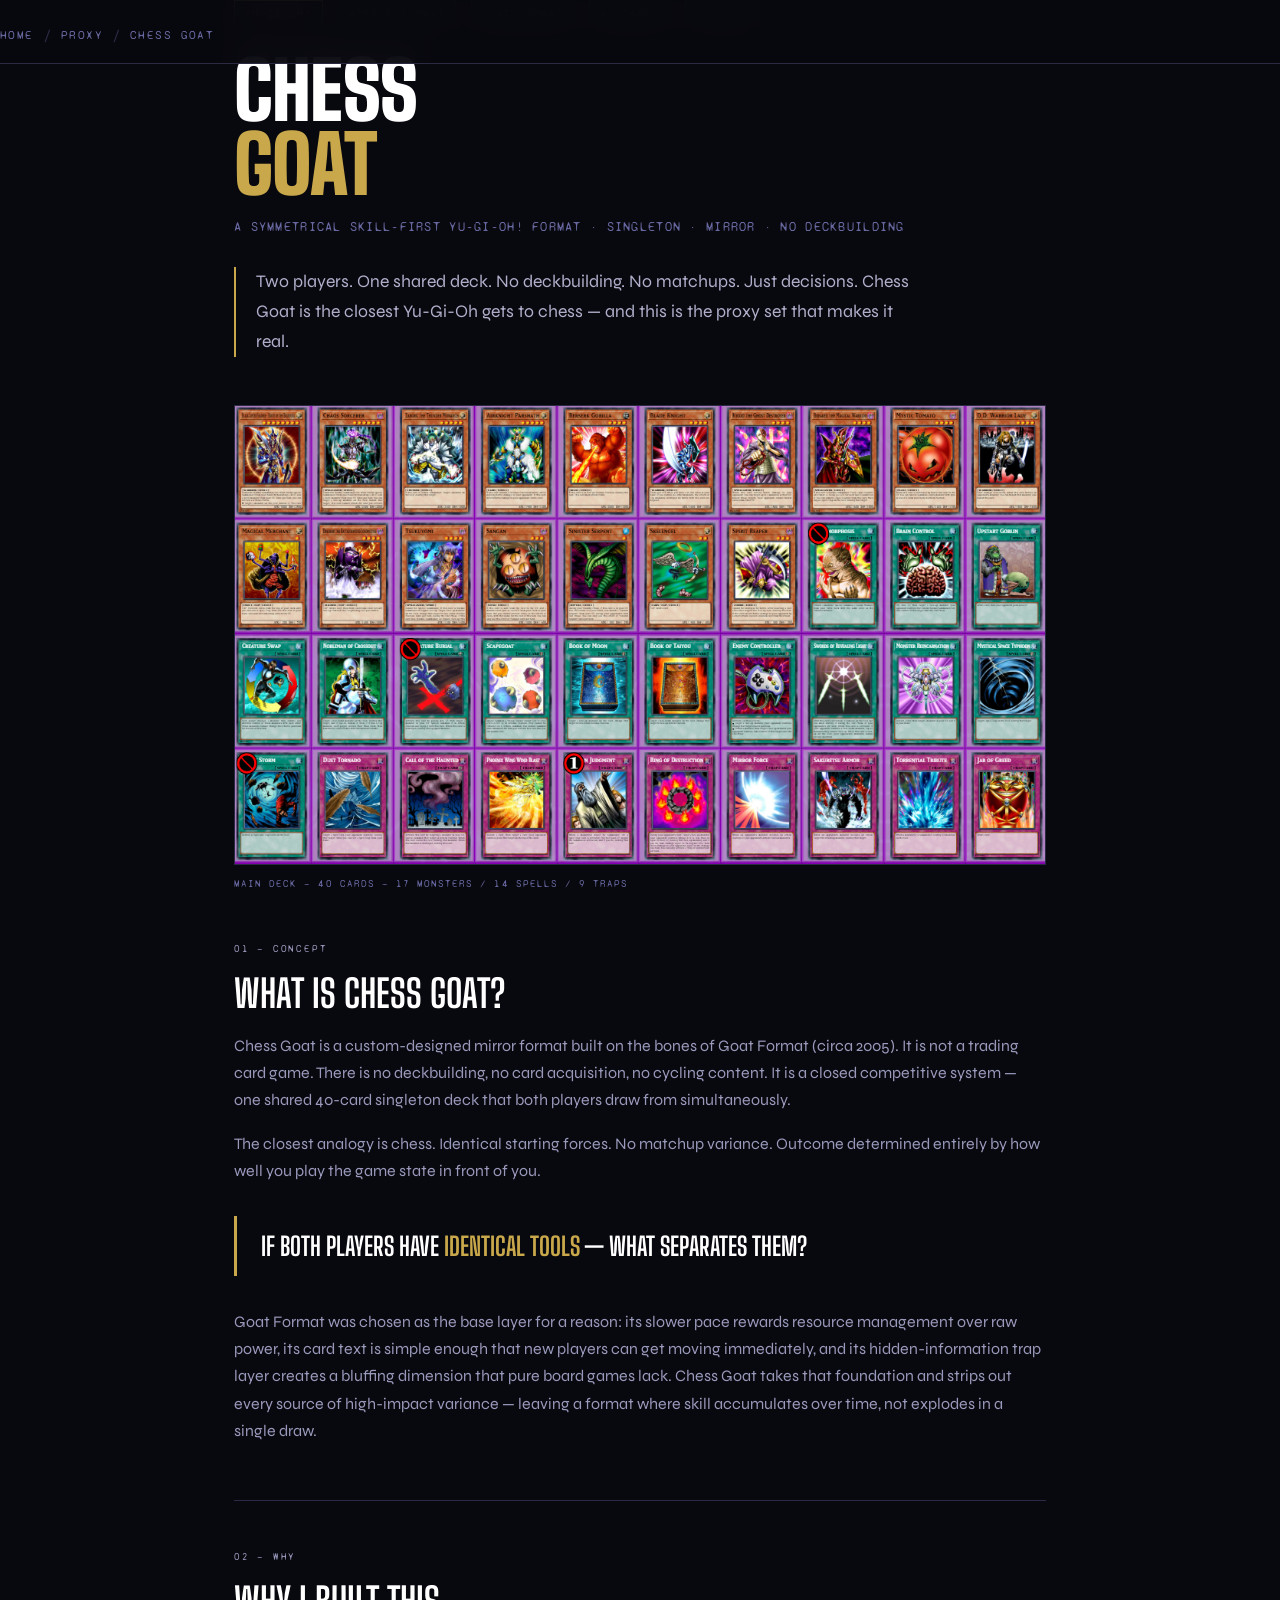
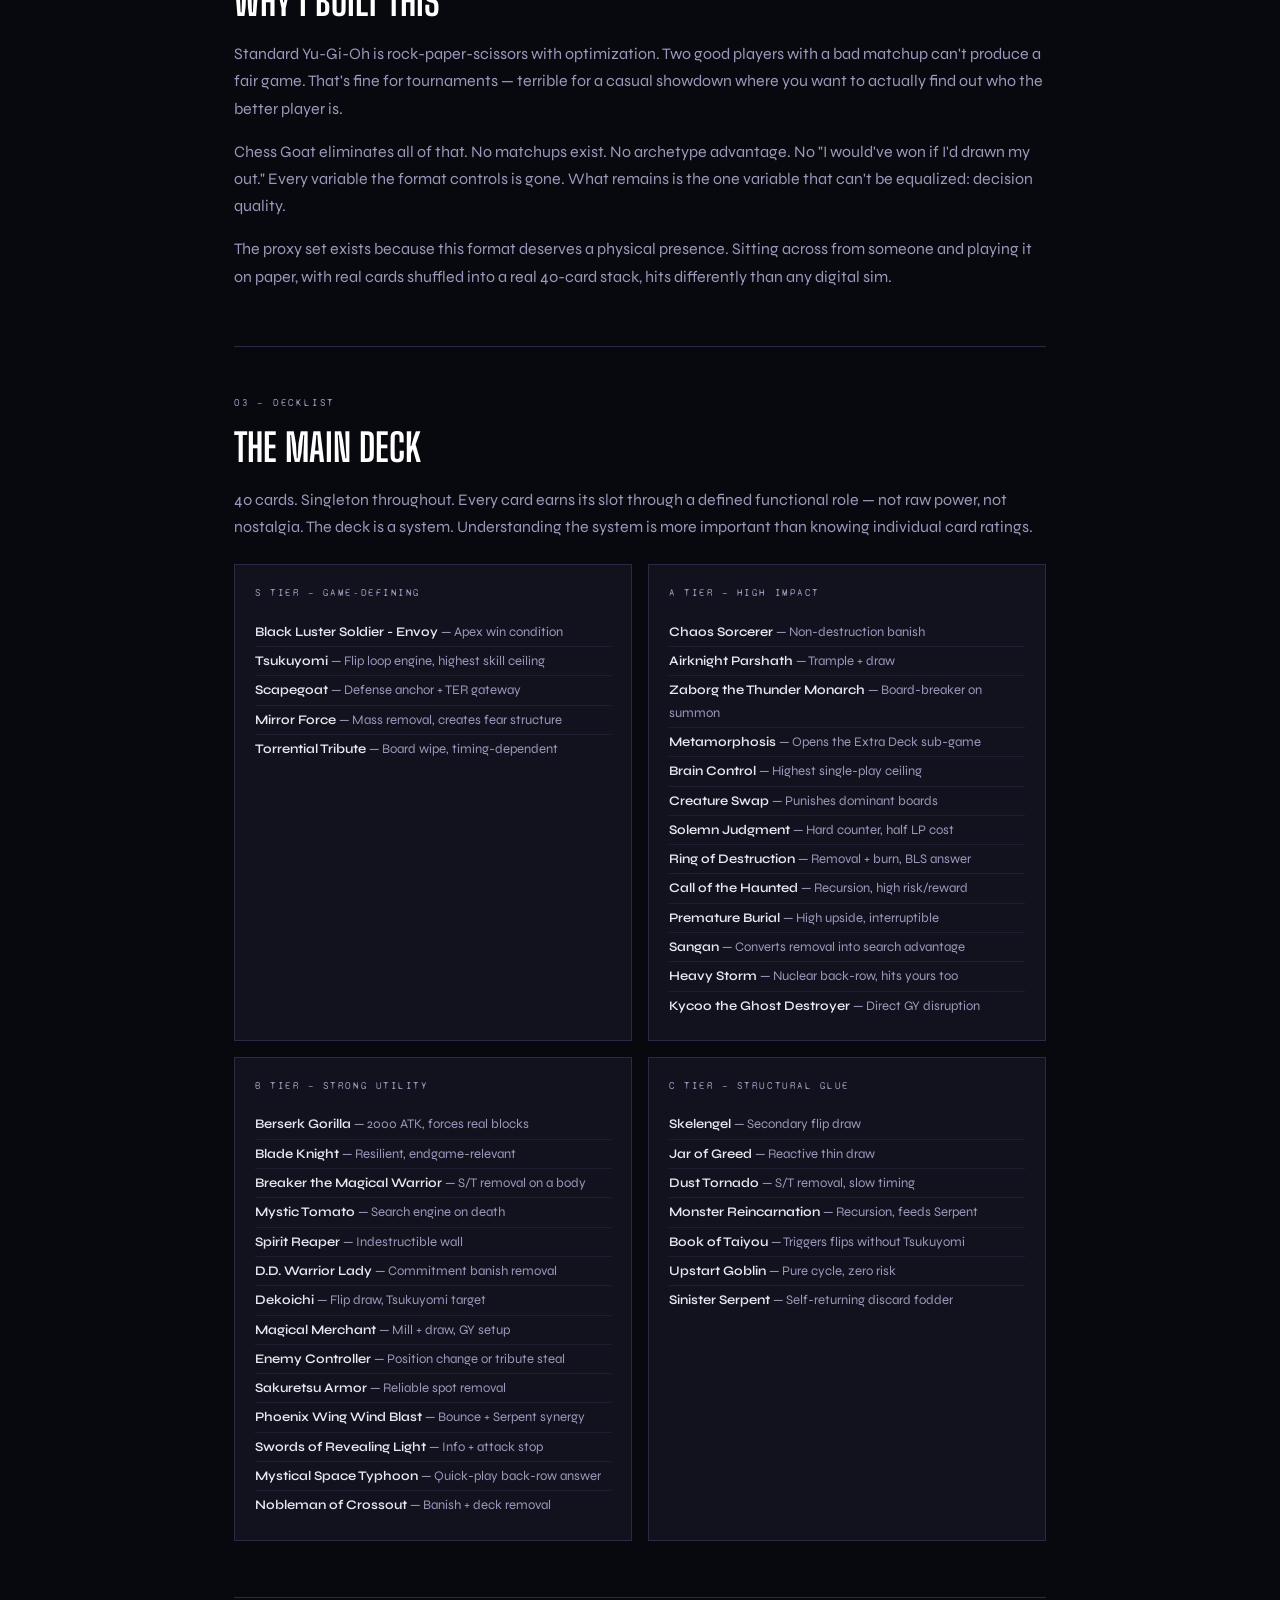
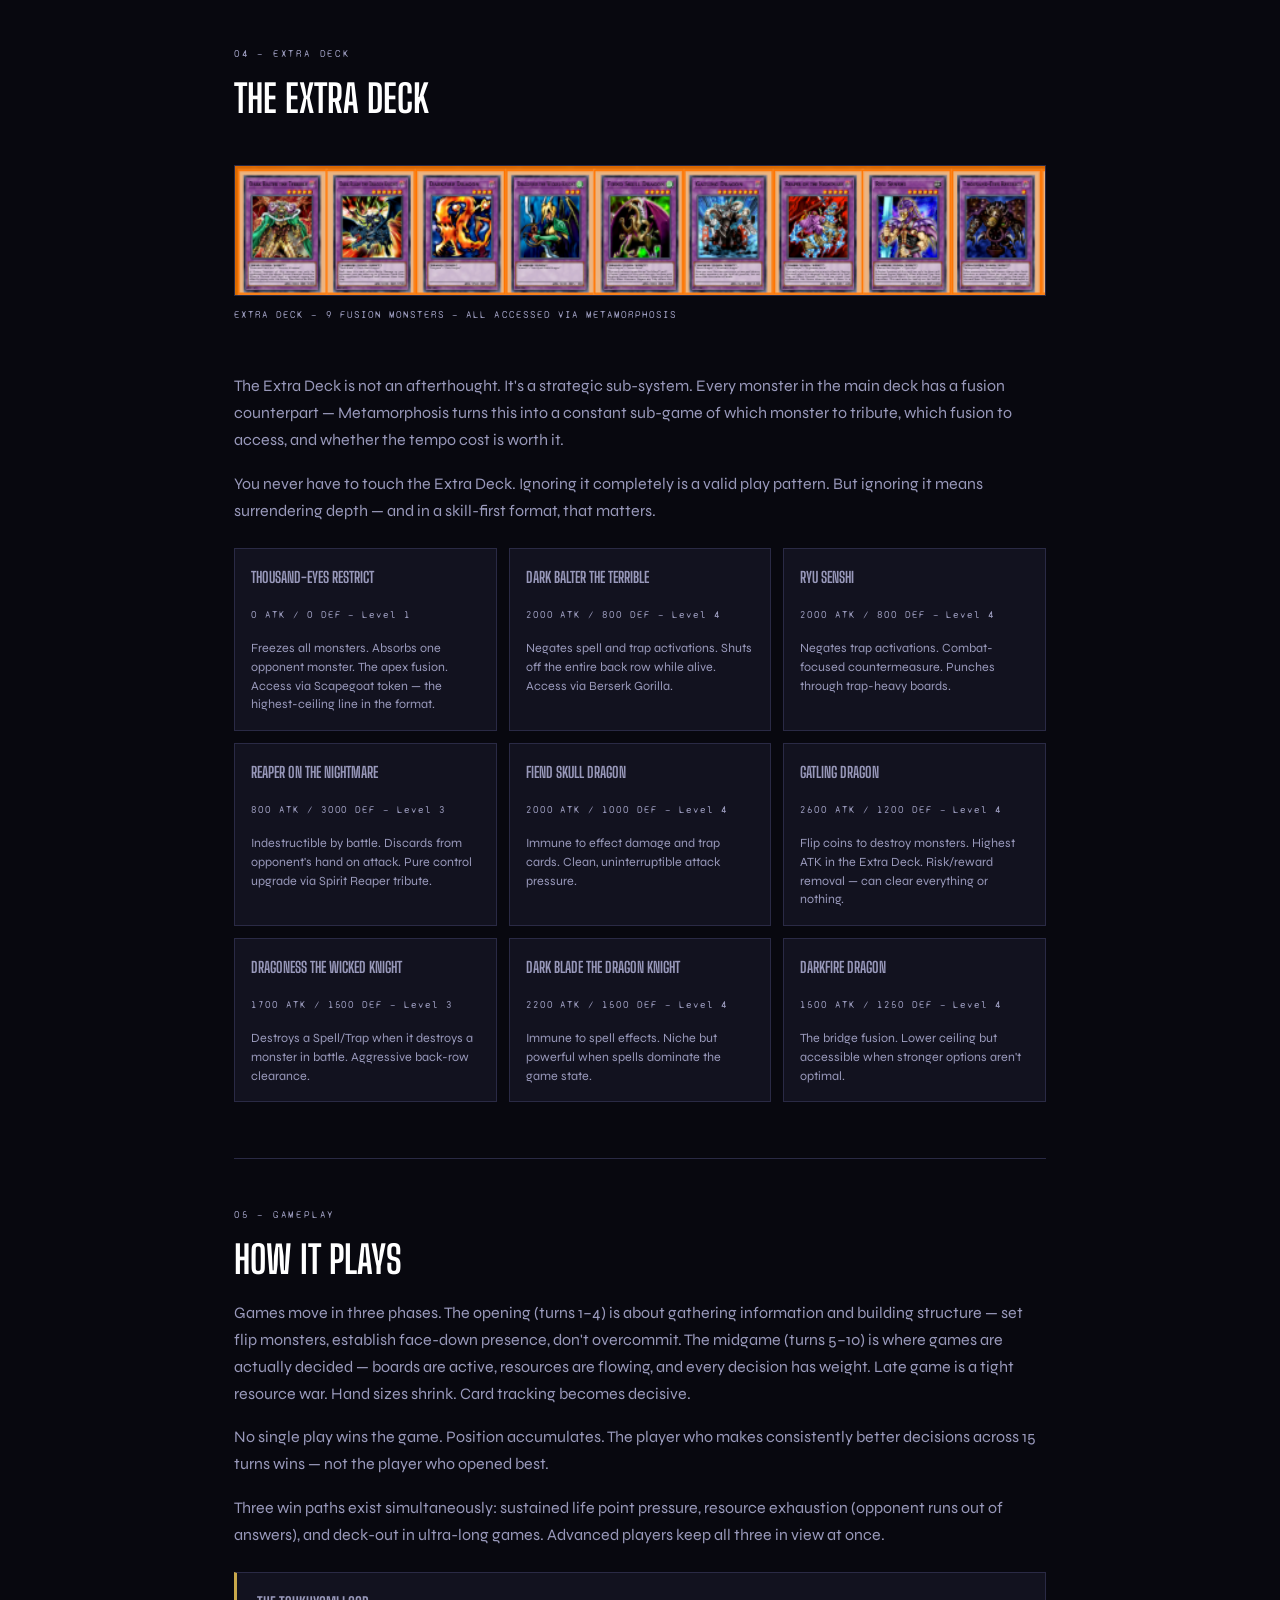
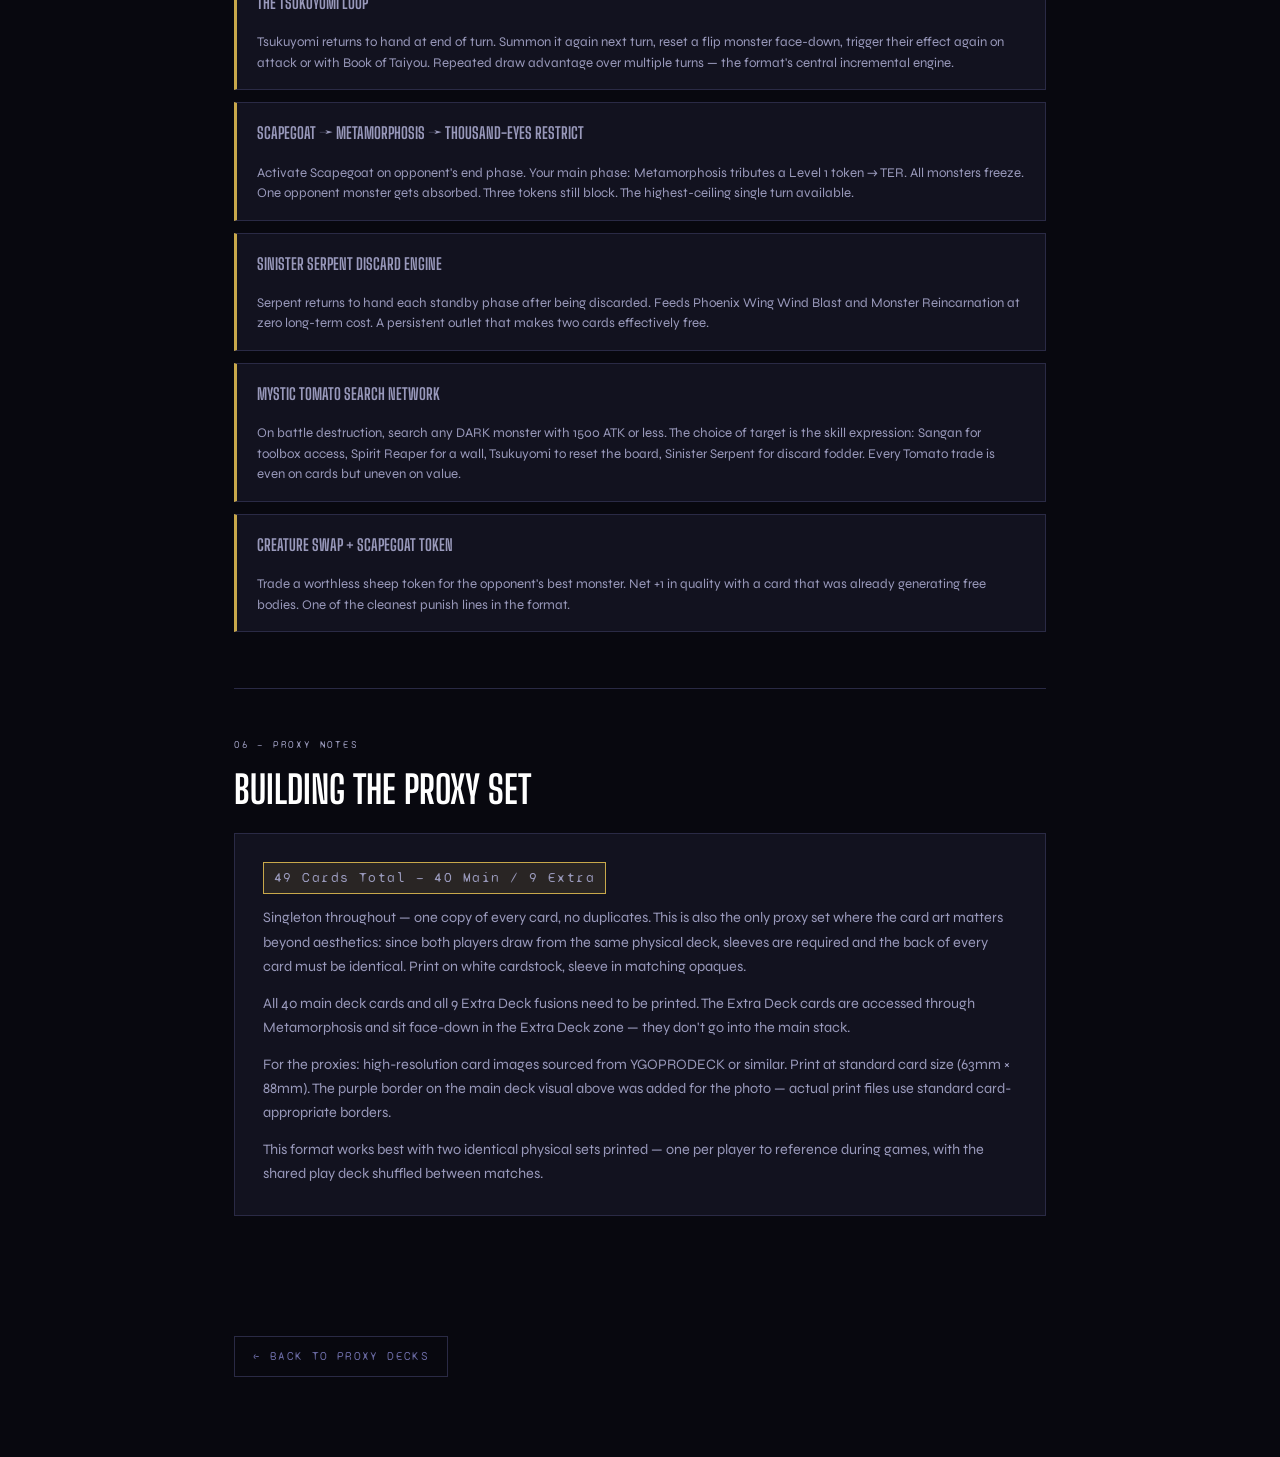
<file: blog/blog-proxy-yugioh-chess-goat.html>
<!DOCTYPE html>
<html lang="en">
<head>
  <meta charset="UTF-8" />
  <meta name="viewport" content="width=device-width, initial-scale=1.0" />
  <title>Chess Goat — Proxy Deck | PaperGames</title>
  <link rel="preconnect" href="https://fonts.googleapis.com" />
  <link href="https://fonts.googleapis.com/css2?family=Big+Shoulders+Display:wght@400;700;900&family=Syne:wght@400;600;700&family=Syne+Mono&display=swap" rel="stylesheet" />
  <link rel="stylesheet" href="../css/style.css" />
  <style>
    :root {
      --bg: #08080f;
      --accent: #c8a84b;
      --muted: #6868a0;
      --card-bg: #12121f;
      --card-border: #2a2a45;
      --text: #e8e8f0;
    }

    * { box-sizing: border-box; margin: 0; padding: 0; }

    body {
      background: var(--bg);
      color: var(--text);
      font-family: 'Syne', sans-serif;
      line-height: 1.7;
      min-height: 100vh;
    }

    /* Noise overlay */
    body::before {
      content: '';
      position: fixed;
      inset: 0;
      background-image: url("data:image/svg+xml,%3Csvg viewBox='0 0 256 256' xmlns='http://www.w3.org/2000/svg'%3E%3Cfilter id='noise'%3E%3CfeTurbulence type='fractalNoise' baseFrequency='0.9' numOctaves='4' stitchTiles='stitch'/%3E%3C/filter%3E%3Crect width='100%25' height='100%25' filter='url(%23noise)' opacity='0.04'/%3E%3C/svg%3E");
      pointer-events: none;
      z-index: 0;
    }

    .page-wrap {
      position: relative;
      z-index: 1;
      max-width: 860px;
      margin: 0 auto;
      padding: 0 24px 80px;
    }

    /* Nav */
    nav {
      padding: 24px 0 16px;
      border-bottom: 1px solid var(--card-border);
      margin-bottom: 56px;
    }
    nav a {
      font-family: 'Syne Mono', monospace;
      font-size: 0.75rem;
      color: var(--muted);
      text-decoration: none;
      text-transform: uppercase;
      letter-spacing: 0.12em;
      transition: color 0.2s;
    }
    nav a:hover { color: var(--accent); }
    nav .sep { color: var(--card-border); margin: 0 10px; }

    /* Header */
    .post-header { margin-bottom: 48px; }

    .tag-row {
      display: flex;
      gap: 8px;
      align-items: center;
      margin-bottom: 20px;
      flex-wrap: wrap;
    }
    .tag {
      font-family: 'Syne Mono', monospace;
      font-size: 0.65rem;
      text-transform: uppercase;
      letter-spacing: 0.14em;
      padding: 4px 10px;
      border: 1px solid var(--card-border);
      color: var(--muted);
      background: var(--card-bg);
    }
    .tag.game { border-color: var(--accent); color: var(--accent); }

    .post-title {
      font-family: 'Big Shoulders Display', sans-serif;
      font-size: clamp(2.8rem, 7vw, 5rem);
      font-weight: 900;
      text-transform: uppercase;
      line-height: 0.92;
      letter-spacing: -0.01em;
      color: #fff;
      margin-bottom: 16px;
    }
    .post-title span { color: var(--accent); }

    .post-sub {
      font-family: 'Syne Mono', monospace;
      font-size: 0.8rem;
      color: var(--muted);
      text-transform: uppercase;
      letter-spacing: 0.1em;
      margin-bottom: 28px;
    }

    .post-intro {
      font-size: 1.1rem;
      color: #b0b0cc;
      max-width: 680px;
      border-left: 2px solid var(--accent);
      padding-left: 20px;
    }

    /* Deck image */
    .deck-image-block {
      margin: 48px 0;
    }
    .deck-image-block img {
      width: 100%;
      display: block;
      border: 1px solid var(--card-border);
    }
    .image-caption {
      font-family: 'Syne Mono', monospace;
      font-size: 0.65rem;
      color: var(--muted);
      text-transform: uppercase;
      letter-spacing: 0.1em;
      margin-top: 10px;
    }

    /* Sections */
    .post-section {
      margin-bottom: 56px;
    }
    .section-label {
      font-family: 'Syne Mono', monospace;
      font-size: 0.62rem;
      text-transform: uppercase;
      letter-spacing: 0.18em;
      color: var(--accent);
      margin-bottom: 12px;
    }
    .section-title {
      font-family: 'Big Shoulders Display', sans-serif;
      font-size: clamp(1.6rem, 4vw, 2.4rem);
      font-weight: 700;
      text-transform: uppercase;
      color: #fff;
      margin-bottom: 20px;
      line-height: 1;
    }
    .post-section p {
      color: #9999bb;
      margin-bottom: 16px;
    }
    .post-section p:last-child { margin-bottom: 0; }

    /* Divider */
    hr.rule {
      border: none;
      border-top: 1px solid var(--card-border);
      margin: 48px 0;
    }

    /* Tier grid */
    .tier-grid {
      display: grid;
      grid-template-columns: 1fr 1fr;
      gap: 16px;
      margin-top: 24px;
    }
    @media (max-width: 600px) { .tier-grid { grid-template-columns: 1fr; } }

    .tier-card {
      background: var(--card-bg);
      border: 1px solid var(--card-border);
      padding: 20px;
    }
    .tier-label {
      font-family: 'Syne Mono', monospace;
      font-size: 0.6rem;
      text-transform: uppercase;
      letter-spacing: 0.16em;
      margin-bottom: 10px;
    }
    .tier-s { color: #e8c060; }
    .tier-a { color: #c084fc; }
    .tier-b { color: #60a5fa; }
    .tier-c { color: var(--muted); }
    .tier-card ul {
      list-style: none;
      padding: 0;
    }
    .tier-card ul li {
      font-size: 0.82rem;
      color: #9999bb;
      padding: 3px 0;
      border-bottom: 1px solid rgba(42,42,69,0.5);
    }
    .tier-card ul li:last-child { border-bottom: none; }
    .tier-card ul li strong { color: var(--text); font-weight: 600; }

    /* Extra deck grid */
    .extra-deck-grid {
      display: grid;
      grid-template-columns: repeat(auto-fill, minmax(220px, 1fr));
      gap: 12px;
      margin-top: 24px;
    }
    .extra-card {
      background: var(--card-bg);
      border: 1px solid var(--card-border);
      padding: 16px;
    }
    .extra-card-name {
      font-family: 'Big Shoulders Display', sans-serif;
      font-size: 0.95rem;
      font-weight: 700;
      text-transform: uppercase;
      color: #fff;
      margin-bottom: 4px;
    }
    .extra-card-stat {
      font-family: 'Syne Mono', monospace;
      font-size: 0.6rem;
      color: var(--accent);
      letter-spacing: 0.1em;
      margin-bottom: 8px;
    }
    .extra-card-desc {
      font-size: 0.78rem;
      color: var(--muted);
      line-height: 1.5;
    }

    /* Synergy list */
    .synergy-block {
      margin-top: 24px;
      display: flex;
      flex-direction: column;
      gap: 12px;
    }
    .synergy-item {
      background: var(--card-bg);
      border: 1px solid var(--card-border);
      border-left: 3px solid var(--accent);
      padding: 16px 20px;
    }
    .synergy-name {
      font-family: 'Big Shoulders Display', sans-serif;
      font-size: 1rem;
      font-weight: 700;
      text-transform: uppercase;
      color: #fff;
      margin-bottom: 6px;
    }
    .synergy-desc {
      font-size: 0.83rem;
      color: #9090b0;
      line-height: 1.55;
    }

    /* Proxy notes */
    .proxy-notes {
      background: var(--card-bg);
      border: 1px solid var(--card-border);
      padding: 28px;
      margin-top: 24px;
    }
    .proxy-notes p {
      margin-bottom: 12px;
      color: #9999bb;
      font-size: 0.9rem;
    }
    .proxy-notes p:last-child { margin-bottom: 0; }
    .proxy-count {
      display: inline-block;
      font-family: 'Syne Mono', monospace;
      font-size: 0.65rem;
      background: rgba(200,168,75,0.12);
      border: 1px solid var(--accent);
      color: var(--accent);
      padding: 3px 10px;
      letter-spacing: 0.1em;
      margin-bottom: 16px;
    }

    /* Quote block */
    .pull-quote {
      border-left: 3px solid var(--accent);
      padding: 16px 24px;
      margin: 32px 0;
      font-family: 'Big Shoulders Display', sans-serif;
      font-size: clamp(1.2rem, 3vw, 1.6rem);
      font-weight: 700;
      text-transform: uppercase;
      color: #fff;
      line-height: 1.1;
    }
    .pull-quote span { color: var(--accent); }

    /* Back link */
    .back-link {
      display: inline-flex;
      align-items: center;
      gap: 8px;
      font-family: 'Syne Mono', monospace;
      font-size: 0.72rem;
      text-transform: uppercase;
      letter-spacing: 0.12em;
      color: var(--muted);
      text-decoration: none;
      border: 1px solid var(--card-border);
      padding: 10px 18px;
      transition: all 0.2s;
      margin-top: 64px;
      display: inline-flex;
    }
    .back-link:hover {
      color: var(--accent);
      border-color: var(--accent);
    }
  </style>
</head>
<body>
  <div class="page-wrap">

    <nav>
      <a href="../index.html">Home</a>
      <span class="sep">/</span>
      <a href="../proxy.html">Proxy</a>
      <span class="sep">/</span>
      <a href="#">Chess Goat</a>
    </nav>

    <!-- HEADER -->
    <div class="post-header">
      <div class="tag-row">
        <span class="tag game">Yu-Gi-Oh!</span>
        <span class="tag">Mirror Format</span>
        <span class="tag">Goat Format</span>
        <span class="tag">40 Cards</span>
        <span class="tag">2025-05</span>
      </div>
      <h1 class="post-title">Chess<br><span>Goat</span></h1>
      <p class="post-sub">A Symmetrical Skill-First Yu-Gi-Oh! Format · Singleton · Mirror · No Deckbuilding</p>
      <p class="post-intro">
        Two players. One shared deck. No deckbuilding. No matchups. Just decisions. Chess Goat is the closest Yu-Gi-Oh gets to chess — and this is the proxy set that makes it real.
      </p>
    </div>

    <!-- MAIN DECK IMAGE -->
    <div class="deck-image-block">
      <img src="../images/maindeck.png" alt="Chess Goat Main Deck — 40 Card Singleton" />
      <p class="image-caption">Main Deck — 40 Cards — 17 Monsters / 14 Spells / 9 Traps</p>
    </div>

    <!-- WHAT IS THIS -->
    <div class="post-section">
      <p class="section-label">01 — Concept</p>
      <h2 class="section-title">What Is Chess Goat?</h2>
      <p>
        Chess Goat is a custom-designed mirror format built on the bones of Goat Format (circa 2005). It is not a trading card game. There is no deckbuilding, no card acquisition, no cycling content. It is a closed competitive system — one shared 40-card singleton deck that both players draw from simultaneously.
      </p>
      <p>
        The closest analogy is chess. Identical starting forces. No matchup variance. Outcome determined entirely by how well you play the game state in front of you.
      </p>

      <div class="pull-quote">
        If both players have <span>identical tools</span> — what separates them?
      </div>

      <p>
        Goat Format was chosen as the base layer for a reason: its slower pace rewards resource management over raw power, its card text is simple enough that new players can get moving immediately, and its hidden-information trap layer creates a bluffing dimension that pure board games lack. Chess Goat takes that foundation and strips out every source of high-impact variance — leaving a format where skill accumulates over time, not explodes in a single draw.
      </p>
    </div>

    <hr class="rule" />

    <!-- WHY I BUILT IT -->
    <div class="post-section">
      <p class="section-label">02 — Why</p>
      <h2 class="section-title">Why I Built This</h2>
      <p>
        Standard Yu-Gi-Oh is rock-paper-scissors with optimization. Two good players with a bad matchup can't produce a fair game. That's fine for tournaments — terrible for a casual showdown where you want to actually find out who the better player is.
      </p>
      <p>
        Chess Goat eliminates all of that. No matchups exist. No archetype advantage. No "I would've won if I'd drawn my out." Every variable the format controls is gone. What remains is the one variable that can't be equalized: decision quality.
      </p>
      <p>
        The proxy set exists because this format deserves a physical presence. Sitting across from someone and playing it on paper, with real cards shuffled into a real 40-card stack, hits differently than any digital sim.
      </p>
    </div>

    <hr class="rule" />

    <!-- DECK LIST -->
    <div class="post-section">
      <p class="section-label">03 — Decklist</p>
      <h2 class="section-title">The Main Deck</h2>
      <p>
        40 cards. Singleton throughout. Every card earns its slot through a defined functional role — not raw power, not nostalgia. The deck is a system. Understanding the system is more important than knowing individual card ratings.
      </p>

      <div class="tier-grid">

        <div class="tier-card">
          <p class="tier-label tier-s">S Tier — Game-Defining</p>
          <ul>
            <li><strong>Black Luster Soldier - Envoy</strong> — Apex win condition</li>
            <li><strong>Tsukuyomi</strong> — Flip loop engine, highest skill ceiling</li>
            <li><strong>Scapegoat</strong> — Defense anchor + TER gateway</li>
            <li><strong>Mirror Force</strong> — Mass removal, creates fear structure</li>
            <li><strong>Torrential Tribute</strong> — Board wipe, timing-dependent</li>
          </ul>
        </div>

        <div class="tier-card">
          <p class="tier-label tier-a">A Tier — High Impact</p>
          <ul>
            <li><strong>Chaos Sorcerer</strong> — Non-destruction banish</li>
            <li><strong>Airknight Parshath</strong> — Trample + draw</li>
            <li><strong>Zaborg the Thunder Monarch</strong> — Board-breaker on summon</li>
            <li><strong>Metamorphosis</strong> — Opens the Extra Deck sub-game</li>
            <li><strong>Brain Control</strong> — Highest single-play ceiling</li>
            <li><strong>Creature Swap</strong> — Punishes dominant boards</li>
            <li><strong>Solemn Judgment</strong> — Hard counter, half LP cost</li>
            <li><strong>Ring of Destruction</strong> — Removal + burn, BLS answer</li>
            <li><strong>Call of the Haunted</strong> — Recursion, high risk/reward</li>
            <li><strong>Premature Burial</strong> — High upside, interruptible</li>
            <li><strong>Sangan</strong> — Converts removal into search advantage</li>
            <li><strong>Heavy Storm</strong> — Nuclear back-row, hits yours too</li>
            <li><strong>Kycoo the Ghost Destroyer</strong> — Direct GY disruption</li>
          </ul>
        </div>

        <div class="tier-card">
          <p class="tier-label tier-b">B Tier — Strong Utility</p>
          <ul>
            <li><strong>Berserk Gorilla</strong> — 2000 ATK, forces real blocks</li>
            <li><strong>Blade Knight</strong> — Resilient, endgame-relevant</li>
            <li><strong>Breaker the Magical Warrior</strong> — S/T removal on a body</li>
            <li><strong>Mystic Tomato</strong> — Search engine on death</li>
            <li><strong>Spirit Reaper</strong> — Indestructible wall</li>
            <li><strong>D.D. Warrior Lady</strong> — Commitment banish removal</li>
            <li><strong>Dekoichi</strong> — Flip draw, Tsukuyomi target</li>
            <li><strong>Magical Merchant</strong> — Mill + draw, GY setup</li>
            <li><strong>Enemy Controller</strong> — Position change or tribute steal</li>
            <li><strong>Sakuretsu Armor</strong> — Reliable spot removal</li>
            <li><strong>Phoenix Wing Wind Blast</strong> — Bounce + Serpent synergy</li>
            <li><strong>Swords of Revealing Light</strong> — Info + attack stop</li>
            <li><strong>Mystical Space Typhoon</strong> — Quick-play back-row answer</li>
            <li><strong>Nobleman of Crossout</strong> — Banish + deck removal</li>
          </ul>
        </div>

        <div class="tier-card">
          <p class="tier-label tier-c">C Tier — Structural Glue</p>
          <ul>
            <li><strong>Skelengel</strong> — Secondary flip draw</li>
            <li><strong>Jar of Greed</strong> — Reactive thin draw</li>
            <li><strong>Dust Tornado</strong> — S/T removal, slow timing</li>
            <li><strong>Monster Reincarnation</strong> — Recursion, feeds Serpent</li>
            <li><strong>Book of Taiyou</strong> — Triggers flips without Tsukuyomi</li>
            <li><strong>Upstart Goblin</strong> — Pure cycle, zero risk</li>
            <li><strong>Sinister Serpent</strong> — Self-returning discard fodder</li>
          </ul>
        </div>

      </div>
    </div>

    <hr class="rule" />

    <!-- EXTRA DECK -->
    <div class="post-section">
      <p class="section-label">04 — Extra Deck</p>
      <h2 class="section-title">The Extra Deck</h2>

      <div class="deck-image-block">
        <img src="../images/sidedeck.png" alt="Chess Goat Extra Deck — 9 Fusion Monsters" />
        <p class="image-caption">Extra Deck — 9 Fusion Monsters — All accessed via Metamorphosis</p>
      </div>

      <p>
        The Extra Deck is not an afterthought. It's a strategic sub-system. Every monster in the main deck has a fusion counterpart — Metamorphosis turns this into a constant sub-game of which monster to tribute, which fusion to access, and whether the tempo cost is worth it.
      </p>
      <p>
        You never have to touch the Extra Deck. Ignoring it completely is a valid play pattern. But ignoring it means surrendering depth — and in a skill-first format, that matters.
      </p>

      <div class="extra-deck-grid">
        <div class="extra-card">
          <p class="extra-card-name">Thousand-Eyes Restrict</p>
          <p class="extra-card-stat">0 ATK / 0 DEF — Level 1</p>
          <p class="extra-card-desc">Freezes all monsters. Absorbs one opponent monster. The apex fusion. Access via Scapegoat token — the highest-ceiling line in the format.</p>
        </div>
        <div class="extra-card">
          <p class="extra-card-name">Dark Balter the Terrible</p>
          <p class="extra-card-stat">2000 ATK / 800 DEF — Level 4</p>
          <p class="extra-card-desc">Negates spell and trap activations. Shuts off the entire back row while alive. Access via Berserk Gorilla.</p>
        </div>
        <div class="extra-card">
          <p class="extra-card-name">Ryu Senshi</p>
          <p class="extra-card-stat">2000 ATK / 800 DEF — Level 4</p>
          <p class="extra-card-desc">Negates trap activations. Combat-focused countermeasure. Punches through trap-heavy boards.</p>
        </div>
        <div class="extra-card">
          <p class="extra-card-name">Reaper on the Nightmare</p>
          <p class="extra-card-stat">800 ATK / 3000 DEF — Level 3</p>
          <p class="extra-card-desc">Indestructible by battle. Discards from opponent's hand on attack. Pure control upgrade via Spirit Reaper tribute.</p>
        </div>
        <div class="extra-card">
          <p class="extra-card-name">Fiend Skull Dragon</p>
          <p class="extra-card-stat">2000 ATK / 1000 DEF — Level 4</p>
          <p class="extra-card-desc">Immune to effect damage and trap cards. Clean, uninterruptible attack pressure.</p>
        </div>
        <div class="extra-card">
          <p class="extra-card-name">Gatling Dragon</p>
          <p class="extra-card-stat">2600 ATK / 1200 DEF — Level 4</p>
          <p class="extra-card-desc">Flip coins to destroy monsters. Highest ATK in the Extra Deck. Risk/reward removal — can clear everything or nothing.</p>
        </div>
        <div class="extra-card">
          <p class="extra-card-name">Dragoness the Wicked Knight</p>
          <p class="extra-card-stat">1700 ATK / 1500 DEF — Level 3</p>
          <p class="extra-card-desc">Destroys a Spell/Trap when it destroys a monster in battle. Aggressive back-row clearance.</p>
        </div>
        <div class="extra-card">
          <p class="extra-card-name">Dark Blade the Dragon Knight</p>
          <p class="extra-card-stat">2200 ATK / 1500 DEF — Level 4</p>
          <p class="extra-card-desc">Immune to spell effects. Niche but powerful when spells dominate the game state.</p>
        </div>
        <div class="extra-card">
          <p class="extra-card-name">Darkfire Dragon</p>
          <p class="extra-card-stat">1500 ATK / 1250 DEF — Level 4</p>
          <p class="extra-card-desc">The bridge fusion. Lower ceiling but accessible when stronger options aren't optimal.</p>
        </div>
      </div>
    </div>

    <hr class="rule" />

    <!-- HOW IT PLAYS -->
    <div class="post-section">
      <p class="section-label">05 — Gameplay</p>
      <h2 class="section-title">How It Plays</h2>
      <p>
        Games move in three phases. The opening (turns 1–4) is about gathering information and building structure — set flip monsters, establish face-down presence, don't overcommit. The midgame (turns 5–10) is where games are actually decided — boards are active, resources are flowing, and every decision has weight. Late game is a tight resource war. Hand sizes shrink. Card tracking becomes decisive.
      </p>
      <p>
        No single play wins the game. Position accumulates. The player who makes consistently better decisions across 15 turns wins — not the player who opened best.
      </p>
      <p>
        Three win paths exist simultaneously: sustained life point pressure, resource exhaustion (opponent runs out of answers), and deck-out in ultra-long games. Advanced players keep all three in view at once.
      </p>

      <div class="synergy-block">
        <div class="synergy-item">
          <p class="synergy-name">The Tsukuyomi Loop</p>
          <p class="synergy-desc">Tsukuyomi returns to hand at end of turn. Summon it again next turn, reset a flip monster face-down, trigger their effect again on attack or with Book of Taiyou. Repeated draw advantage over multiple turns — the format's central incremental engine.</p>
        </div>
        <div class="synergy-item">
          <p class="synergy-name">Scapegoat → Metamorphosis → Thousand-Eyes Restrict</p>
          <p class="synergy-desc">Activate Scapegoat on opponent's end phase. Your main phase: Metamorphosis tributes a Level 1 token → TER. All monsters freeze. One opponent monster gets absorbed. Three tokens still block. The highest-ceiling single turn available.</p>
        </div>
        <div class="synergy-item">
          <p class="synergy-name">Sinister Serpent Discard Engine</p>
          <p class="synergy-desc">Serpent returns to hand each standby phase after being discarded. Feeds Phoenix Wing Wind Blast and Monster Reincarnation at zero long-term cost. A persistent outlet that makes two cards effectively free.</p>
        </div>
        <div class="synergy-item">
          <p class="synergy-name">Mystic Tomato Search Network</p>
          <p class="synergy-desc">On battle destruction, search any DARK monster with 1500 ATK or less. The choice of target is the skill expression: Sangan for toolbox access, Spirit Reaper for a wall, Tsukuyomi to reset the board, Sinister Serpent for discard fodder. Every Tomato trade is even on cards but uneven on value.</p>
        </div>
        <div class="synergy-item">
          <p class="synergy-name">Creature Swap + Scapegoat Token</p>
          <p class="synergy-desc">Trade a worthless sheep token for the opponent's best monster. Net +1 in quality with a card that was already generating free bodies. One of the cleanest punish lines in the format.</p>
        </div>
      </div>
    </div>

    <hr class="rule" />

    <!-- PROXY NOTES -->
    <div class="post-section">
      <p class="section-label">06 — Proxy Notes</p>
      <h2 class="section-title">Building the Proxy Set</h2>
      <div class="proxy-notes">
        <p class="proxy-count">49 Cards Total — 40 Main / 9 Extra</p>
        <p>
          Singleton throughout — one copy of every card, no duplicates. This is also the only proxy set where the card art matters beyond aesthetics: since both players draw from the same physical deck, sleeves are required and the back of every card must be identical. Print on white cardstock, sleeve in matching opaques.
        </p>
        <p>
          All 40 main deck cards and all 9 Extra Deck fusions need to be printed. The Extra Deck cards are accessed through Metamorphosis and sit face-down in the Extra Deck zone — they don't go into the main stack.
        </p>
        <p>
          For the proxies: high-resolution card images sourced from YGOPRODECK or similar. Print at standard card size (63mm × 88mm). The purple border on the main deck visual above was added for the photo — actual print files use standard card-appropriate borders.
        </p>
        <p>
          This format works best with two identical physical sets printed — one per player to reference during games, with the shared play deck shuffled between matches.
        </p>
      </div>
    </div>

    <!-- BACK LINK -->
    <a href="../proxy.html" class="back-link">← Back to Proxy Decks</a>

  </div>
</body>
</html>
</file>
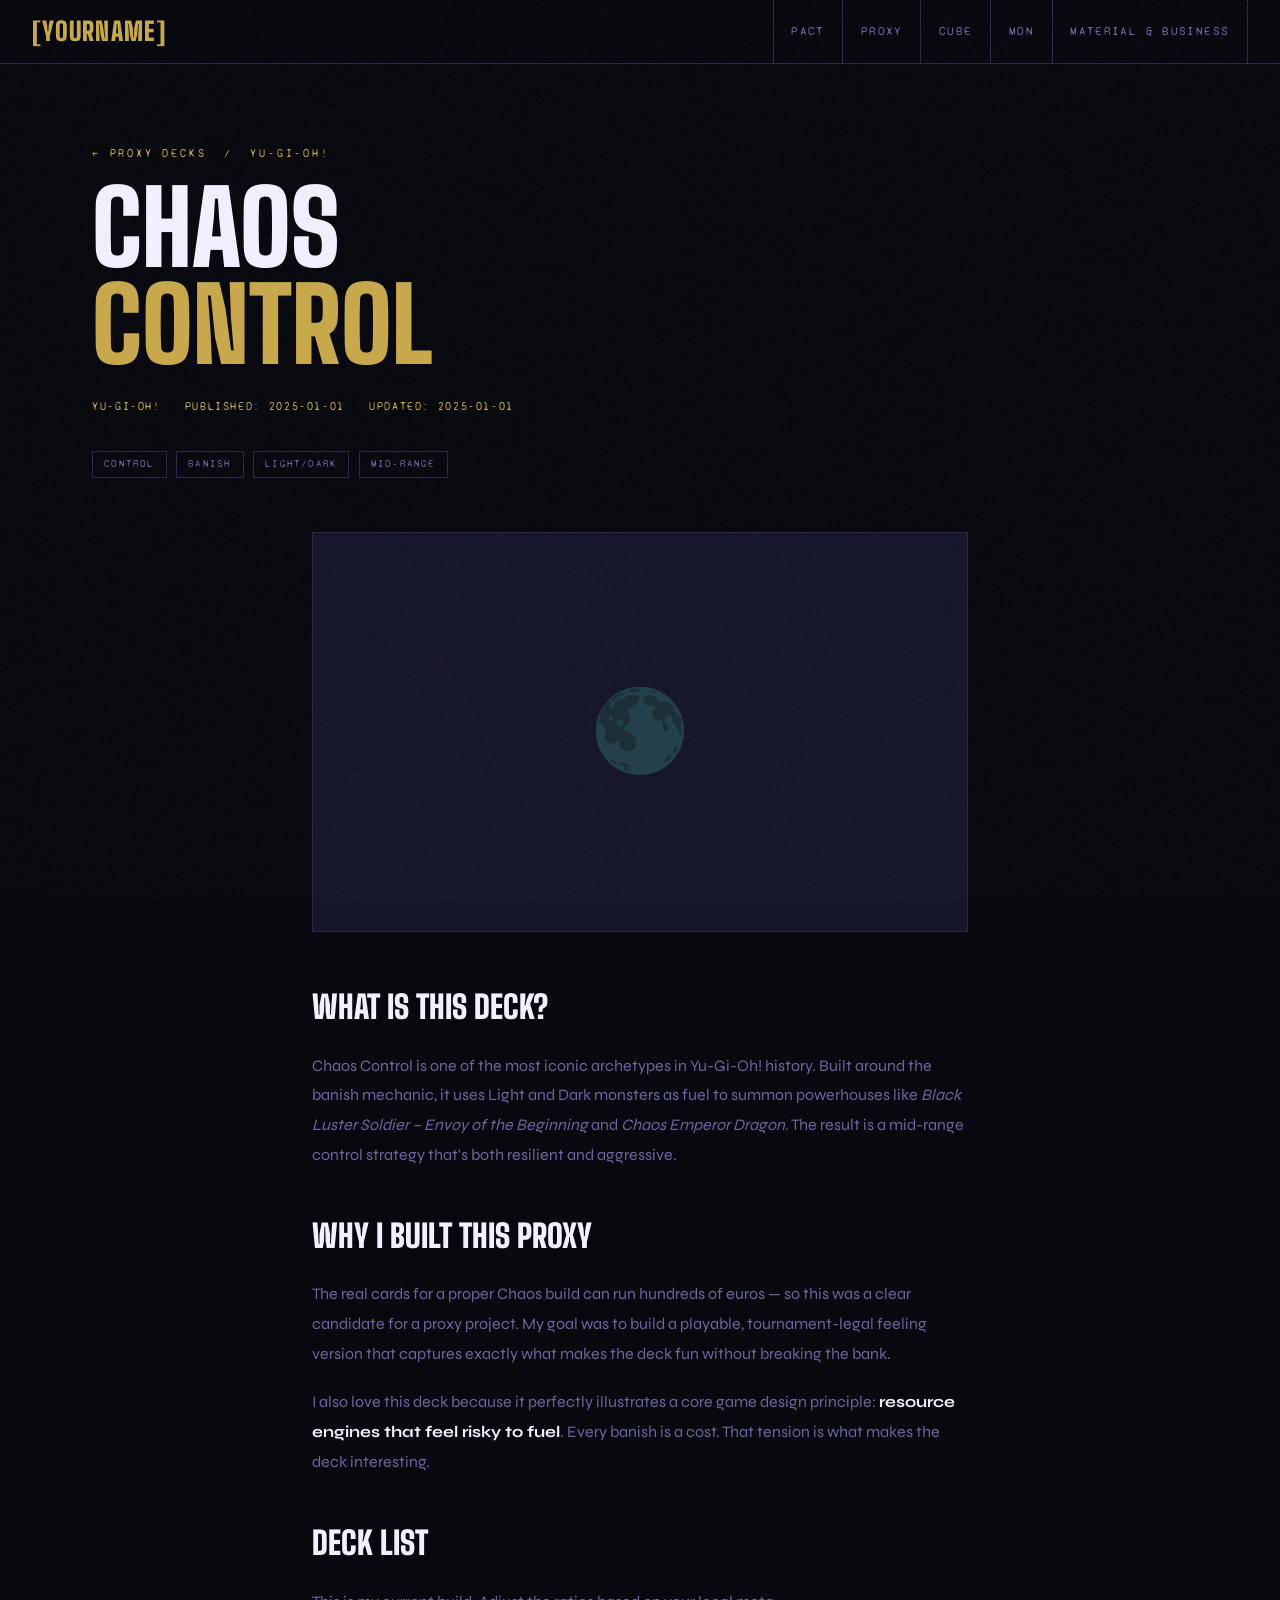
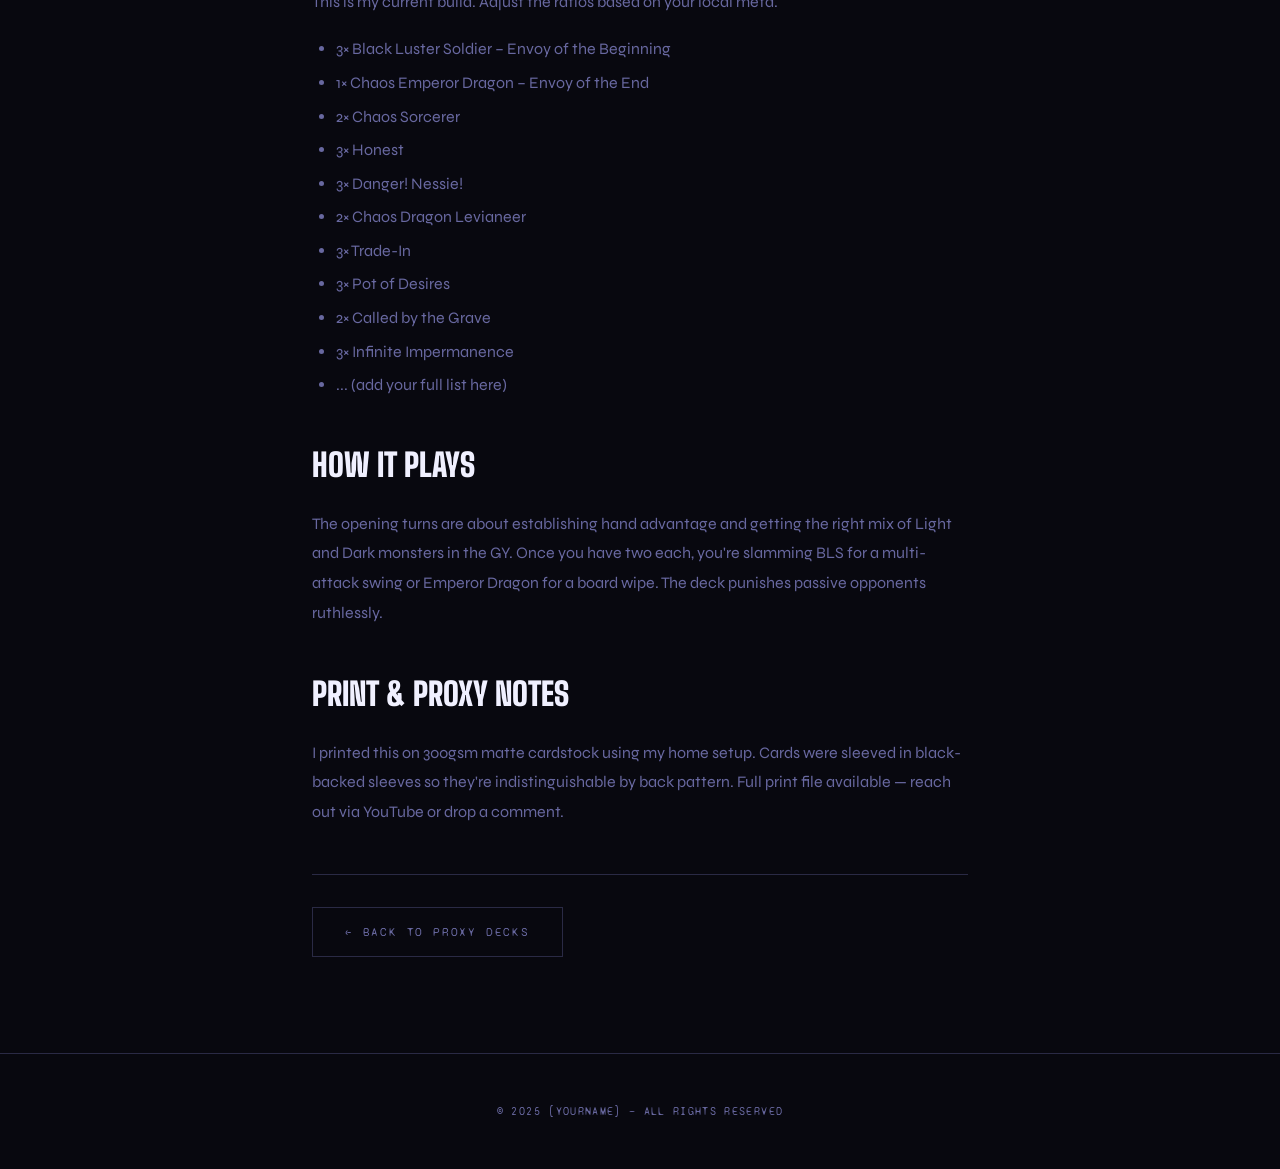
<file: blog/proxy-yugioh-chaos.html>
<!DOCTYPE html>
<html lang="en">
<head>
  <meta charset="UTF-8" />
  <meta name="viewport" content="width=device-width, initial-scale=1.0" />
  <title>Chaos Control — Proxy — [YourName]</title>
  <link rel="stylesheet" href="../css/style.css" />
</head>
<body class="page">

<nav>
  <a href="../index.html" class="nav-logo">[YourName]</a>
  <ul class="nav-links">
    <li><a href="../pact.html">PACT</a></li>
    <li><a href="../proxy.html">Proxy</a></li>
    <li><a href="../cube.html">Cube</a></li>
    <li><a href="../mon.html">Mon</a></li>
    <li><a href="../material.html">Material &amp; Business</a></li>
  </ul>
</nav>

<!-- BLOG HERO -->
<div class="blog-hero">
  <p class="section-label">← <a href="../proxy.html" style="color:var(--gold)">Proxy Decks</a> &nbsp;/&nbsp; Yu-Gi-Oh!</p>

  <h1 class="section-title" style="margin-top:1rem; font-size:clamp(3rem, 8vw, 6.5rem);">
    Chaos<br><span style="color:var(--gold)">Control</span>
  </h1>

  <div class="blog-meta" style="margin-top:1.2rem;">
    <span>Yu-Gi-Oh!</span>
    <span>Published: 2025-01-01</span>
    <span>Updated: 2025-01-01</span>
  </div>

  <div>
    <span class="tag">Control</span>
    <span class="tag">Banish</span>
    <span class="tag">Light/Dark</span>
    <span class="tag">Mid-Range</span>
  </div>
</div>

<!-- BLOG CONTENT -->
<div class="blog-content">

  <!-- Main image -->
  <div class="blog-img">🌑
    <!-- Replace with: <img src="../img/proxy-chaos-cover.jpg" alt="Chaos Control Deck" /> -->
  </div>

  <h2>What Is This Deck?</h2>
  <p>
    Chaos Control is one of the most iconic archetypes in Yu-Gi-Oh! history. Built around the banish mechanic, it uses Light and Dark monsters as fuel to summon powerhouses like <em>Black Luster Soldier – Envoy of the Beginning</em> and <em>Chaos Emperor Dragon</em>. The result is a mid-range control strategy that's both resilient and aggressive.
  </p>

  <h2>Why I Built This Proxy</h2>
  <p>
    The real cards for a proper Chaos build can run hundreds of euros — so this was a clear candidate for a proxy project. My goal was to build a playable, tournament-legal feeling version that captures exactly what makes the deck fun without breaking the bank.
  </p>
  <p>
    I also love this deck because it perfectly illustrates a core game design principle: <strong style="color:var(--white)">resource engines that feel risky to fuel</strong>. Every banish is a cost. That tension is what makes the deck interesting.
  </p>

  <h2>Deck List</h2>
  <p>
    This is my current build. Adjust the ratios based on your local meta.
  </p>
  <ul>
    <li>3× Black Luster Soldier – Envoy of the Beginning</li>
    <li>1× Chaos Emperor Dragon – Envoy of the End</li>
    <li>2× Chaos Sorcerer</li>
    <li>3× Honest</li>
    <li>3× Danger! Nessie!</li>
    <li>2× Chaos Dragon Levianeer</li>
    <li>3× Trade-In</li>
    <li>3× Pot of Desires</li>
    <li>2× Called by the Grave</li>
    <li>3× Infinite Impermanence</li>
    <li>... (add your full list here)</li>
  </ul>

  <h2>How It Plays</h2>
  <p>
    The opening turns are about establishing hand advantage and getting the right mix of Light and Dark monsters in the GY. Once you have two each, you're slamming BLS for a multi-attack swing or Emperor Dragon for a board wipe. The deck punishes passive opponents ruthlessly.
  </p>

  <h2>Print & Proxy Notes</h2>
  <p>
    I printed this on 300gsm matte cardstock using my home setup. Cards were sleeved in black-backed sleeves so they're indistinguishable by back pattern. Full print file available — reach out via YouTube or drop a comment.
  </p>

  <div style="margin-top: 3rem; padding-top: 2rem; border-top: 1px solid var(--border);">
    <a href="../proxy.html" class="btn btn-outline">← Back to Proxy Decks</a>
  </div>

</div>

<footer>
  <p>© 2025 [YourName] — All rights reserved</p>
</footer>

<script src="../js/main.js"></script>
</body>
</html>
</file>
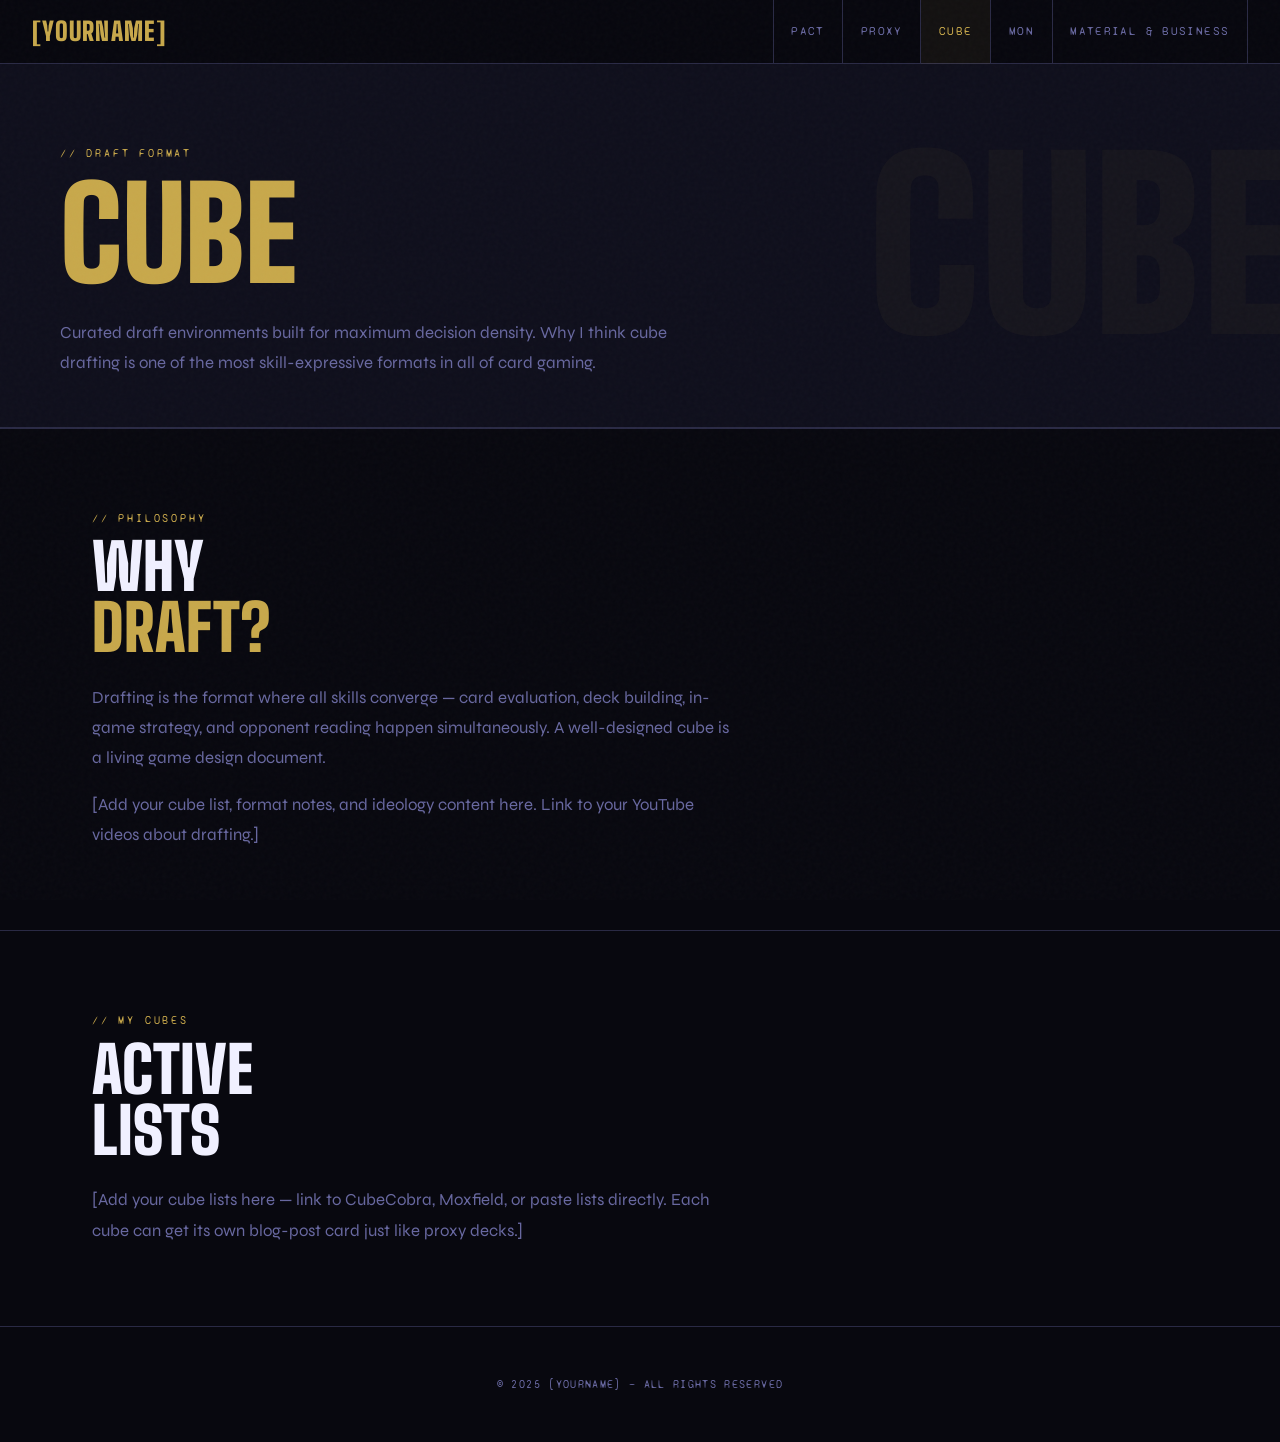
<file: site/cube.html>
<!DOCTYPE html>
<html lang="en">
<head>
  <meta charset="UTF-8" />
  <meta name="viewport" content="width=device-width, initial-scale=1.0" />
  <title>Cube — [YourName]</title>
  <link rel="stylesheet" href="css/style.css" />
</head>
<body class="page">

<nav>
  <a href="index.html" class="nav-logo">[YourName]</a>
  <ul class="nav-links">
    <li><a href="pact.html">PACT</a></li>
    <li><a href="proxy.html">Proxy</a></li>
    <li><a href="cube.html">Cube</a></li>
    <li><a href="mon.html">Mon</a></li>
    <li><a href="material.html">Material &amp; Business</a></li>
  </ul>
</nav>

<div class="page-hero" data-title="CUBE">
  <div class="page-hero-inner">
    <p class="section-label">// Draft Format</p>
    <h1 class="section-title" style="font-size:clamp(4rem, 10vw, 8rem);">
      <span style="color:var(--gold)">Cube</span>
    </h1>
    <p class="section-body" style="margin-top:1rem;">
      Curated draft environments built for maximum decision density. Why I think cube drafting is one of the most skill-expressive formats in all of card gaming.
    </p>
  </div>
</div>

<hr class="divider" />

<div class="section">
  <p class="section-label reveal">// Philosophy</p>
  <h2 class="section-title reveal">Why<br><span style="color:var(--gold)">Draft?</span></h2>
  <p class="section-body reveal">
    Drafting is the format where all skills converge — card evaluation, deck building, in-game strategy, and opponent reading happen simultaneously. A well-designed cube is a living game design document.
  </p>
  <p class="section-body reveal" style="margin-top:1rem;">
    [Add your cube list, format notes, and ideology content here. Link to your YouTube videos about drafting.]
  </p>
</div>

<hr class="divider" />

<div class="section">
  <p class="section-label reveal">// My Cubes</p>
  <h2 class="section-title reveal">Active<br>Lists</h2>
  <p class="section-body reveal">
    [Add your cube lists here — link to CubeCobra, Moxfield, or paste lists directly. Each cube can get its own blog-post card just like proxy decks.]
  </p>
</div>

<footer>
  <p>© 2025 [YourName] — All rights reserved</p>
</footer>
<script src="js/main.js"></script>
</body>
</html>
</file>
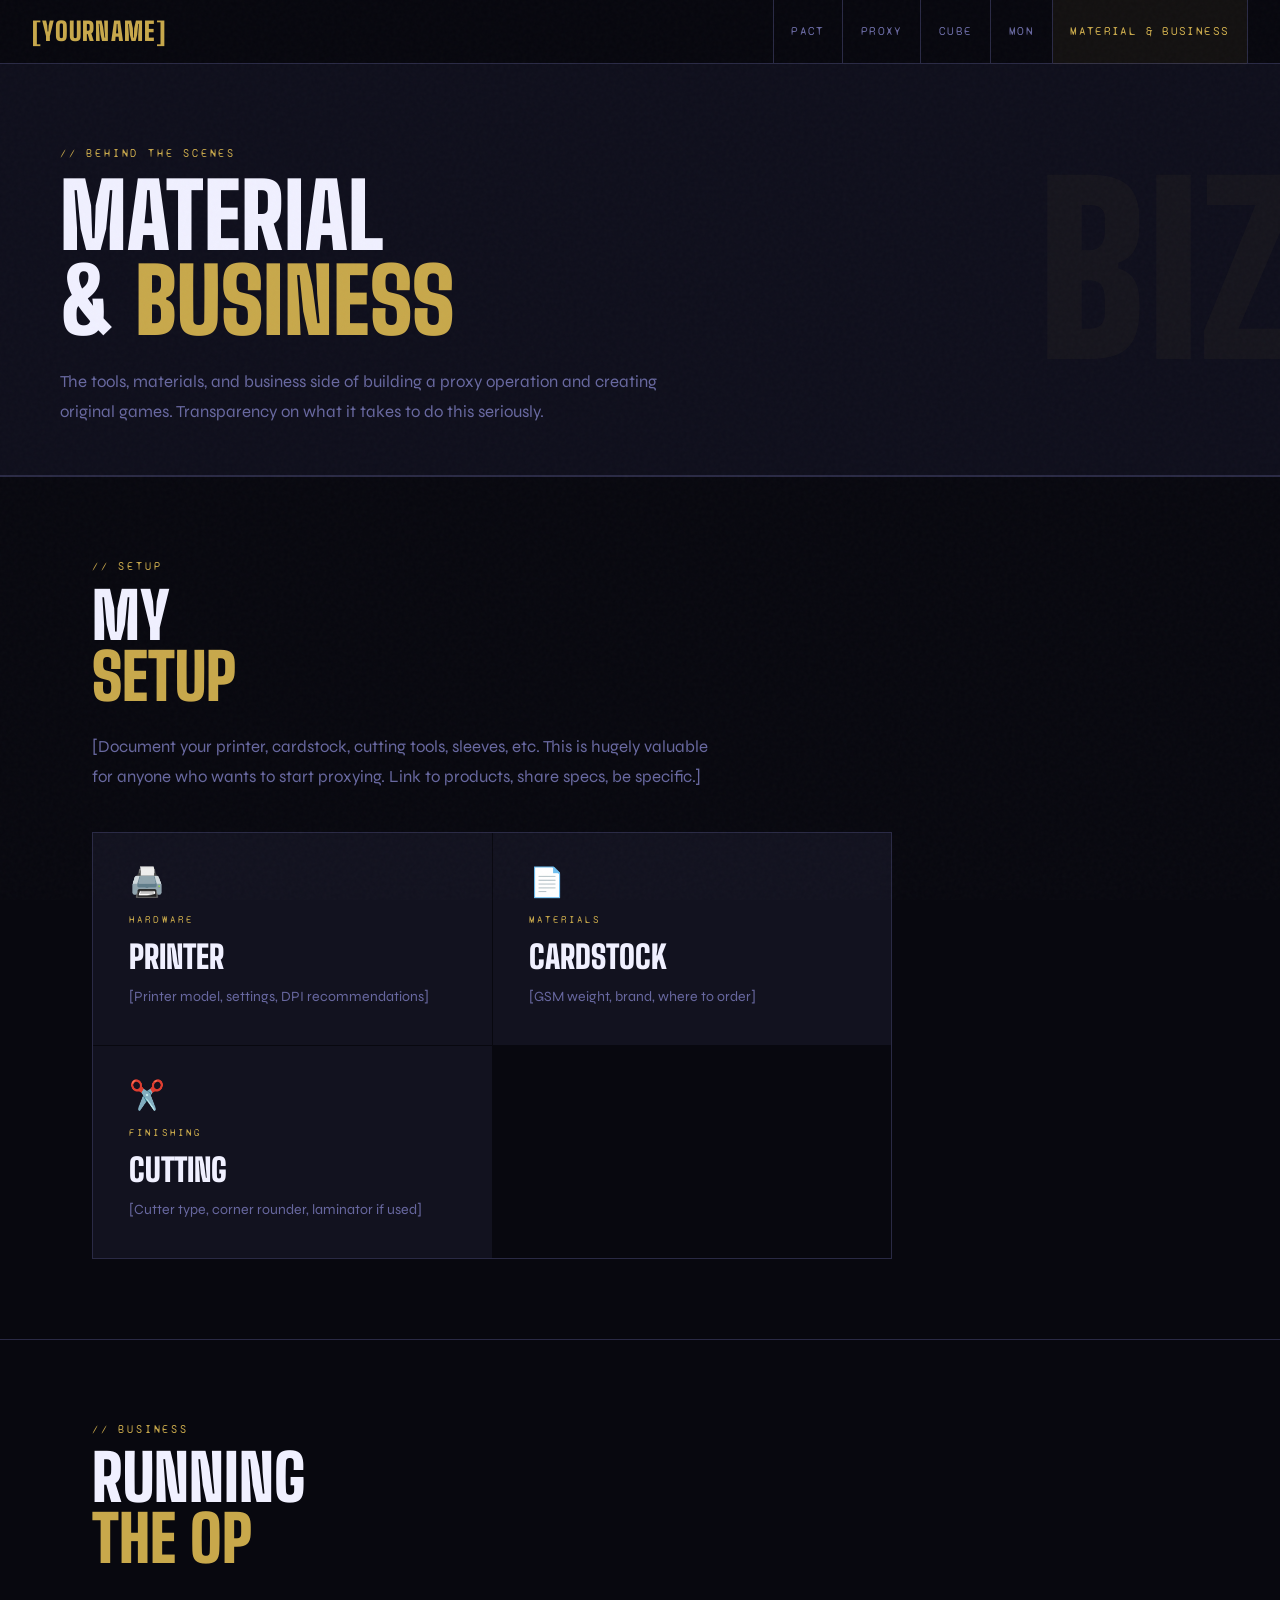
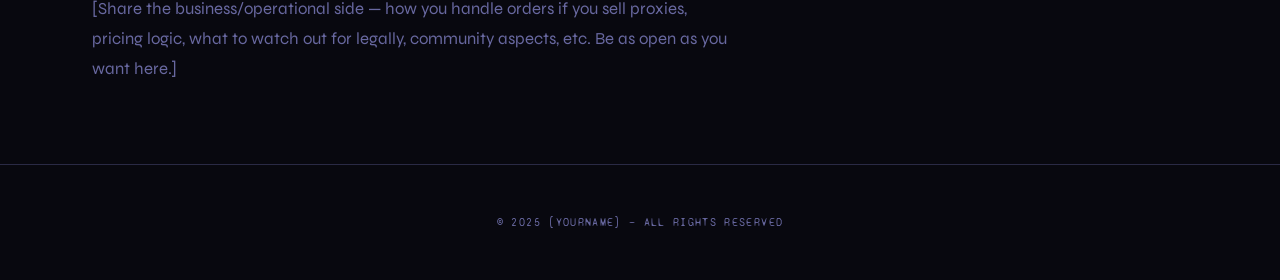
<file: site/material.html>
<!DOCTYPE html>
<html lang="en">
<head>
  <meta charset="UTF-8" />
  <meta name="viewport" content="width=device-width, initial-scale=1.0" />
  <title>Material &amp; Business — [YourName]</title>
  <link rel="stylesheet" href="css/style.css" />
</head>
<body class="page">

<nav>
  <a href="index.html" class="nav-logo">[YourName]</a>
  <ul class="nav-links">
    <li><a href="pact.html">PACT</a></li>
    <li><a href="proxy.html">Proxy</a></li>
    <li><a href="cube.html">Cube</a></li>
    <li><a href="mon.html">Mon</a></li>
    <li><a href="material.html">Material &amp; Business</a></li>
  </ul>
</nav>

<div class="page-hero" data-title="BIZ">
  <div class="page-hero-inner">
    <p class="section-label">// Behind The Scenes</p>
    <h1 class="section-title" style="font-size:clamp(3rem, 7vw, 6rem);">
      Material<br>&amp; <span style="color:var(--gold)">Business</span>
    </h1>
    <p class="section-body" style="margin-top:1rem;">
      The tools, materials, and business side of building a proxy operation and creating original games. Transparency on what it takes to do this seriously.
    </p>
  </div>
</div>

<hr class="divider" />

<div class="section">
  <p class="section-label reveal">// Setup</p>
  <h2 class="section-title reveal">My<br><span style="color:var(--gold)">Setup</span></h2>
  <p class="section-body reveal">
    [Document your printer, cardstock, cutting tools, sleeves, etc. This is hugely valuable for anyone who wants to start proxying. Link to products, share specs, be specific.]
  </p>

  <div class="hub-grid reveal" style="margin-top:2.5rem; max-width:800px;">
    <div class="hub-card">
      <div class="hub-card-icon">🖨️</div>
      <div class="hub-card-label">Hardware</div>
      <div class="hub-card-title">Printer</div>
      <p class="hub-card-desc">[Printer model, settings, DPI recommendations]</p>
    </div>
    <div class="hub-card">
      <div class="hub-card-icon">📄</div>
      <div class="hub-card-label">Materials</div>
      <div class="hub-card-title">Cardstock</div>
      <p class="hub-card-desc">[GSM weight, brand, where to order]</p>
    </div>
    <div class="hub-card">
      <div class="hub-card-icon">✂️</div>
      <div class="hub-card-label">Finishing</div>
      <div class="hub-card-title">Cutting</div>
      <p class="hub-card-desc">[Cutter type, corner rounder, laminator if used]</p>
    </div>
  </div>
</div>

<hr class="divider" />

<div class="section">
  <p class="section-label reveal">// Business</p>
  <h2 class="section-title reveal">Running<br><span style="color:var(--gold)">The Op</span></h2>
  <p class="section-body reveal">
    [Share the business/operational side — how you handle orders if you sell proxies, pricing logic, what to watch out for legally, community aspects, etc. Be as open as you want here.]
  </p>
</div>

<footer>
  <p>© 2025 [YourName] — All rights reserved</p>
</footer>
<script src="js/main.js"></script>
</body>
</html>
</file>
<file: css/style.css>
@import url('https://fonts.googleapis.com/css2?family=Big+Shoulders+Display:wght@400;700;900&family=Syne:wght@400;600;700;800&family=Syne+Mono&display=swap');

:root {
  --bg:        #08080f;
  --bg2:       #0f0f1c;
  --bg3:       #16162a;
  --card:      #12121f;
  --border:    #2a2a45;
  --gold:      #c8a84b;
  --gold-dim:  #7a6328;
  --blue:      #4d8af0;
  --text:      #dcdcf0;
  --muted:     #6868a0;
  --white:     #f0f0ff;
  --nav-h:     64px;

  --font-display: 'Big Shoulders Display', sans-serif;
  --font-body:    'Syne', sans-serif;
  --font-mono:    'Syne Mono', monospace;
}

*, *::before, *::after { box-sizing: border-box; margin: 0; padding: 0; }

html { scroll-behavior: smooth; }

body {
  background: var(--bg);
  color: var(--text);
  font-family: var(--font-body);
  font-size: 16px;
  line-height: 1.7;
  min-height: 100vh;
}

a { color: var(--gold); text-decoration: none; }
a:hover { color: var(--white); }

img { display: block; width: 100%; height: auto; }

/* ─── NOISE OVERLAY ─── */
body::before {
  content: '';
  position: fixed; inset: 0;
  background-image: url("data:image/svg+xml,%3Csvg viewBox='0 0 256 256' xmlns='http://www.w3.org/2000/svg'%3E%3Cfilter id='n'%3E%3CfeTurbulence type='fractalNoise' baseFrequency='0.9' numOctaves='4' stitchTiles='stitch'/%3E%3C/filter%3E%3Crect width='100%25' height='100%25' filter='url(%23n)' opacity='1'/%3E%3C/svg%3E");
  opacity: 0.025;
  pointer-events: none;
  z-index: 9999;
}

/* ─── NAV ─── */
nav {
  position: fixed; top: 0; left: 0; right: 0;
  height: var(--nav-h);
  background: rgba(8,8,15,0.92);
  backdrop-filter: blur(16px);
  border-bottom: 1px solid var(--border);
  display: flex; align-items: center;
  padding: 0 2rem;
  z-index: 100;
  gap: 0;
}

.nav-logo {
  font-family: var(--font-display);
  font-size: 1.6rem;
  font-weight: 900;
  letter-spacing: 0.05em;
  color: var(--gold);
  margin-right: auto;
  text-transform: uppercase;
}

.nav-links {
  display: flex;
  gap: 0;
  list-style: none;
}

.nav-links li a {
  font-family: var(--font-mono);
  font-size: 0.72rem;
  letter-spacing: 0.12em;
  text-transform: uppercase;
  color: var(--muted);
  padding: 0 1.1rem;
  height: var(--nav-h);
  display: flex; align-items: center;
  border-right: 1px solid var(--border);
  transition: color 0.2s, background 0.2s;
}
.nav-links li:first-child a { border-left: 1px solid var(--border); }
.nav-links li a:hover,
.nav-links li a.active { color: var(--gold); background: rgba(200,168,75,0.06); }

/* ─── PAGE WRAPPER ─── */
.page { padding-top: var(--nav-h); }

/* ─── HERO ─── */
.hero {
  min-height: 92vh;
  display: grid;
  place-items: center;
  text-align: center;
  padding: 4rem 2rem;
  position: relative;
  overflow: hidden;
}

.hero-grid-bg {
  position: absolute; inset: 0;
  background-image:
    linear-gradient(var(--border) 1px, transparent 1px),
    linear-gradient(90deg, var(--border) 1px, transparent 1px);
  background-size: 60px 60px;
  opacity: 0.3;
  mask-image: radial-gradient(ellipse 80% 70% at 50% 50%, black 30%, transparent 100%);
}

.hero-glow {
  position: absolute; top: 30%; left: 50%; transform: translate(-50%, -50%);
  width: 600px; height: 400px;
  background: radial-gradient(ellipse, rgba(200,168,75,0.12) 0%, transparent 70%);
  pointer-events: none;
}

.hero-content { position: relative; z-index: 1; max-width: 860px; }

.hero-eyebrow {
  font-family: var(--font-mono);
  font-size: 0.75rem;
  letter-spacing: 0.25em;
  text-transform: uppercase;
  color: var(--gold);
  margin-bottom: 1.2rem;
  opacity: 0;
  animation: fadeUp 0.6s 0.2s ease forwards;
}

.hero-title {
  font-family: var(--font-display);
  font-size: clamp(4rem, 10vw, 9rem);
  font-weight: 900;
  line-height: 0.92;
  letter-spacing: -0.01em;
  text-transform: uppercase;
  color: var(--white);
  opacity: 0;
  animation: fadeUp 0.6s 0.35s ease forwards;
}

.hero-title span { color: var(--gold); }

.hero-sub {
  margin-top: 1.8rem;
  font-size: 1.05rem;
  color: var(--muted);
  max-width: 540px;
  margin-left: auto; margin-right: auto;
  opacity: 0;
  animation: fadeUp 0.6s 0.5s ease forwards;
}

.hero-cta {
  margin-top: 2.8rem;
  display: flex;
  gap: 1rem;
  justify-content: center;
  flex-wrap: wrap;
  opacity: 0;
  animation: fadeUp 0.6s 0.65s ease forwards;
}

/* ─── BUTTONS ─── */
.btn {
  font-family: var(--font-mono);
  font-size: 0.75rem;
  letter-spacing: 0.15em;
  text-transform: uppercase;
  padding: 0.85rem 2rem;
  border: 1px solid;
  cursor: pointer;
  transition: all 0.2s;
  display: inline-flex; align-items: center; gap: 0.5rem;
}

.btn-gold {
  background: var(--gold);
  border-color: var(--gold);
  color: var(--bg);
}
.btn-gold:hover { background: var(--white); border-color: var(--white); color: var(--bg); }

.btn-outline {
  background: transparent;
  border-color: var(--border);
  color: var(--muted);
}
.btn-outline:hover { border-color: var(--gold); color: var(--gold); }

/* ─── SECTION ─── */
.section {
  padding: 5rem 2rem;
  max-width: 1160px;
  margin: 0 auto;
}

.section-label {
  font-family: var(--font-mono);
  font-size: 0.7rem;
  letter-spacing: 0.25em;
  text-transform: uppercase;
  color: var(--gold);
  margin-bottom: 0.6rem;
}

.section-title {
  font-family: var(--font-display);
  font-size: clamp(2.5rem, 5vw, 4.5rem);
  font-weight: 900;
  text-transform: uppercase;
  line-height: 0.95;
  color: var(--white);
  margin-bottom: 1.5rem;
}

.section-body {
  font-size: 1.05rem;
  color: var(--muted);
  max-width: 640px;
  line-height: 1.8;
}

hr.divider {
  border: none;
  border-top: 1px solid var(--border);
  margin: 0;
}

/* ─── HUB CARDS (home sections) ─── */
.hub-grid {
  display: grid;
  grid-template-columns: repeat(auto-fill, minmax(280px, 1fr));
  gap: 1px;
  border: 1px solid var(--border);
  margin-top: 4rem;
}

.hub-card {
  background: var(--card);
  padding: 2.2rem;
  border: 1px solid transparent;
  transition: border-color 0.2s, background 0.2s;
  display: flex;
  flex-direction: column;
  gap: 0.8rem;
  cursor: pointer;
}
.hub-card:hover { border-color: var(--gold); background: var(--bg3); }

.hub-card-icon {
  font-size: 1.8rem;
  line-height: 1;
}

.hub-card-label {
  font-family: var(--font-mono);
  font-size: 0.65rem;
  letter-spacing: 0.2em;
  text-transform: uppercase;
  color: var(--gold);
}

.hub-card-title {
  font-family: var(--font-display);
  font-size: 2rem;
  font-weight: 900;
  text-transform: uppercase;
  color: var(--white);
  line-height: 1;
}

.hub-card-desc {
  font-size: 0.88rem;
  color: var(--muted);
  line-height: 1.6;
  flex: 1;
}

.hub-card-arrow {
  font-family: var(--font-mono);
  font-size: 0.7rem;
  color: var(--gold);
  letter-spacing: 0.1em;
  margin-top: auto;
  padding-top: 0.5rem;
}

/* ─── PROXY FILTER ─── */
.filter-bar {
  display: flex;
  gap: 0;
  border: 1px solid var(--border);
  width: fit-content;
  margin-bottom: 2.5rem;
}

.filter-btn {
  font-family: var(--font-mono);
  font-size: 0.72rem;
  letter-spacing: 0.12em;
  text-transform: uppercase;
  padding: 0.7rem 1.4rem;
  background: transparent;
  border: none;
  border-right: 1px solid var(--border);
  color: var(--muted);
  cursor: pointer;
  transition: all 0.2s;
}
.filter-btn:last-child { border-right: none; }
.filter-btn:hover { color: var(--gold); background: rgba(200,168,75,0.06); }
.filter-btn.active { background: var(--gold); color: var(--bg); }

/* ─── DECK GRID ─── */
.deck-grid {
  display: grid;
  grid-template-columns: repeat(auto-fill, minmax(240px, 1fr));
  gap: 1.5rem;
}

.deck-card {
  background: var(--card);
  border: 1px solid var(--border);
  overflow: hidden;
  transition: border-color 0.25s, transform 0.25s;
  cursor: pointer;
  display: block;
  color: inherit;
}
.deck-card:hover {
  border-color: var(--gold);
  transform: translateY(-4px);
  color: inherit;
}

.deck-card-img {
  height: 180px;
  object-fit: cover;
  width: 100%;
  background: var(--bg3);
  display: flex; align-items: center; justify-content: center;
  font-size: 3rem;
  overflow: hidden;
}

.deck-card-img img {
  width: 100%; height: 100%; object-fit: cover;
}

.deck-card-body {
  padding: 1.2rem;
}

.deck-card-game {
  font-family: var(--font-mono);
  font-size: 0.62rem;
  letter-spacing: 0.18em;
  text-transform: uppercase;
  color: var(--gold);
  margin-bottom: 0.3rem;
}

.deck-card-name {
  font-family: var(--font-display);
  font-size: 1.35rem;
  font-weight: 700;
  text-transform: uppercase;
  color: var(--white);
  line-height: 1.1;
}

.deck-card-desc {
  font-size: 0.82rem;
  color: var(--muted);
  margin-top: 0.5rem;
  line-height: 1.5;
}

/* ─── PAGE HERO (inner pages) ─── */
.page-hero {
  padding: 5rem 2rem 3rem;
  border-bottom: 1px solid var(--border);
  background: var(--bg2);
  position: relative;
  overflow: hidden;
}

.page-hero::after {
  content: attr(data-title);
  position: absolute; right: -1rem; top: 50%; transform: translateY(-50%);
  font-family: var(--font-display);
  font-size: clamp(8rem, 18vw, 18rem);
  font-weight: 900;
  text-transform: uppercase;
  color: rgba(200,168,75,0.04);
  line-height: 1;
  pointer-events: none;
  white-space: nowrap;
}

.page-hero-inner { max-width: 1160px; margin: 0 auto; }

/* ─── BLOG POST ─── */
.blog-hero {
  padding: 5rem 2rem 0;
  max-width: 1160px;
  margin: 0 auto;
}

.blog-content {
  max-width: 720px;
  margin: 3rem auto 6rem;
  padding: 0 2rem;
}

.blog-content h2 {
  font-family: var(--font-display);
  font-size: 2rem;
  font-weight: 900;
  text-transform: uppercase;
  color: var(--white);
  margin: 2.5rem 0 1rem;
}

.blog-content p {
  color: var(--muted);
  margin-bottom: 1.2rem;
  font-size: 1rem;
  line-height: 1.85;
}

.blog-content ul {
  padding-left: 1.5rem;
  color: var(--muted);
  margin-bottom: 1.2rem;
}

.blog-content ul li { margin-bottom: 0.4rem; }

.blog-img {
  width: 100%;
  height: 400px;
  object-fit: cover;
  background: var(--bg3);
  display: flex; align-items: center; justify-content: center;
  font-size: 5rem;
  border: 1px solid var(--border);
  margin-bottom: 3rem;
}

.blog-meta {
  display: flex; gap: 1.5rem; flex-wrap: wrap;
  margin-bottom: 2rem;
}
.blog-meta span {
  font-family: var(--font-mono);
  font-size: 0.68rem;
  letter-spacing: 0.15em;
  text-transform: uppercase;
  color: var(--gold);
}

.tag {
  display: inline-block;
  font-family: var(--font-mono);
  font-size: 0.62rem;
  letter-spacing: 0.12em;
  text-transform: uppercase;
  padding: 0.25rem 0.7rem;
  border: 1px solid var(--border);
  color: var(--muted);
  margin-right: 0.4rem;
  margin-bottom: 0.4rem;
}

/* ─── ABOUT SECTION ─── */
.about-grid {
  display: grid;
  grid-template-columns: 1fr 1fr;
  gap: 4rem;
  align-items: center;
  margin-top: 4rem;
}

.about-portrait {
  aspect-ratio: 3/4;
  background: var(--bg3);
  border: 1px solid var(--border);
  display: flex; align-items: center; justify-content: center;
  font-size: 6rem;
  position: relative;
  overflow: hidden;
}

.about-portrait::before {
  content: '';
  position: absolute; inset: 0;
  background: linear-gradient(135deg, rgba(200,168,75,0.1), transparent);
}

.about-stat-row {
  display: grid;
  grid-template-columns: 1fr 1fr 1fr;
  gap: 1px;
  border: 1px solid var(--border);
  margin-top: 2rem;
}

.about-stat {
  background: var(--card);
  padding: 1.5rem 1rem;
  text-align: center;
}

.about-stat-num {
  font-family: var(--font-display);
  font-size: 2.5rem;
  font-weight: 900;
  color: var(--gold);
  line-height: 1;
}

.about-stat-label {
  font-family: var(--font-mono);
  font-size: 0.62rem;
  letter-spacing: 0.15em;
  text-transform: uppercase;
  color: var(--muted);
  margin-top: 0.3rem;
}

/* ─── YOUTUBE SECTION ─── */
.yt-link {
  display: flex;
  align-items: center;
  gap: 1.2rem;
  padding: 1.5rem;
  background: var(--card);
  border: 1px solid var(--border);
  transition: border-color 0.2s, background 0.2s;
  margin-top: 1rem;
}
.yt-link:hover { border-color: #ff4444; background: rgba(255,68,68,0.05); color: var(--text); }
.yt-link-icon { font-size: 1.8rem; flex-shrink: 0; }
.yt-link-text .title { font-family: var(--font-display); font-size: 1.3rem; color: var(--white); }
.yt-link-text .sub { font-size: 0.82rem; color: var(--muted); }

/* ─── FOOTER ─── */
footer {
  border-top: 1px solid var(--border);
  padding: 3rem 2rem;
  text-align: center;
  font-family: var(--font-mono);
  font-size: 0.7rem;
  letter-spacing: 0.12em;
  text-transform: uppercase;
  color: var(--muted);
}

/* ─── ANIMATIONS ─── */
@keyframes fadeUp {
  from { opacity: 0; transform: translateY(20px); }
  to   { opacity: 1; transform: translateY(0); }
}

.fade-in {
  opacity: 0;
  animation: fadeUp 0.6s ease forwards;
}

/* ─── RESPONSIVE ─── */
@media (max-width: 768px) {
  nav { padding: 0 1rem; }
  .nav-links { display: none; }
  .about-grid { grid-template-columns: 1fr; }
  .page-hero::after { display: none; }
  .hub-grid { grid-template-columns: 1fr; }
  .about-stat-row { grid-template-columns: 1fr; }
}
</file>
<file: site/css/style.css>
@import url('https://fonts.googleapis.com/css2?family=Big+Shoulders+Display:wght@400;700;900&family=Syne:wght@400;600;700;800&family=Syne+Mono&display=swap');

:root {
  --bg:        #08080f;
  --bg2:       #0f0f1c;
  --bg3:       #16162a;
  --card:      #12121f;
  --border:    #2a2a45;
  --gold:      #c8a84b;
  --gold-dim:  #7a6328;
  --blue:      #4d8af0;
  --text:      #dcdcf0;
  --muted:     #6868a0;
  --white:     #f0f0ff;
  --nav-h:     64px;

  --font-display: 'Big Shoulders Display', sans-serif;
  --font-body:    'Syne', sans-serif;
  --font-mono:    'Syne Mono', monospace;
}

*, *::before, *::after { box-sizing: border-box; margin: 0; padding: 0; }

html { scroll-behavior: smooth; }

body {
  background: var(--bg);
  color: var(--text);
  font-family: var(--font-body);
  font-size: 16px;
  line-height: 1.7;
  min-height: 100vh;
}

a { color: var(--gold); text-decoration: none; }
a:hover { color: var(--white); }

img { display: block; width: 100%; height: auto; }

/* ─── NOISE OVERLAY ─── */
body::before {
  content: '';
  position: fixed; inset: 0;
  background-image: url("data:image/svg+xml,%3Csvg viewBox='0 0 256 256' xmlns='http://www.w3.org/2000/svg'%3E%3Cfilter id='n'%3E%3CfeTurbulence type='fractalNoise' baseFrequency='0.9' numOctaves='4' stitchTiles='stitch'/%3E%3C/filter%3E%3Crect width='100%25' height='100%25' filter='url(%23n)' opacity='1'/%3E%3C/svg%3E");
  opacity: 0.025;
  pointer-events: none;
  z-index: 9999;
}

/* ─── NAV ─── */
nav {
  position: fixed; top: 0; left: 0; right: 0;
  height: var(--nav-h);
  background: rgba(8,8,15,0.92);
  backdrop-filter: blur(16px);
  border-bottom: 1px solid var(--border);
  display: flex; align-items: center;
  padding: 0 2rem;
  z-index: 100;
  gap: 0;
}

.nav-logo {
  font-family: var(--font-display);
  font-size: 1.6rem;
  font-weight: 900;
  letter-spacing: 0.05em;
  color: var(--gold);
  margin-right: auto;
  text-transform: uppercase;
}

.nav-links {
  display: flex;
  gap: 0;
  list-style: none;
}

.nav-links li a {
  font-family: var(--font-mono);
  font-size: 0.72rem;
  letter-spacing: 0.12em;
  text-transform: uppercase;
  color: var(--muted);
  padding: 0 1.1rem;
  height: var(--nav-h);
  display: flex; align-items: center;
  border-right: 1px solid var(--border);
  transition: color 0.2s, background 0.2s;
}
.nav-links li:first-child a { border-left: 1px solid var(--border); }
.nav-links li a:hover,
.nav-links li a.active { color: var(--gold); background: rgba(200,168,75,0.06); }

/* ─── PAGE WRAPPER ─── */
.page { padding-top: var(--nav-h); }

/* ─── HERO ─── */
.hero {
  min-height: 92vh;
  display: grid;
  place-items: center;
  text-align: center;
  padding: 4rem 2rem;
  position: relative;
  overflow: hidden;
}

.hero-grid-bg {
  position: absolute; inset: 0;
  background-image:
    linear-gradient(var(--border) 1px, transparent 1px),
    linear-gradient(90deg, var(--border) 1px, transparent 1px);
  background-size: 60px 60px;
  opacity: 0.3;
  mask-image: radial-gradient(ellipse 80% 70% at 50% 50%, black 30%, transparent 100%);
}

.hero-glow {
  position: absolute; top: 30%; left: 50%; transform: translate(-50%, -50%);
  width: 600px; height: 400px;
  background: radial-gradient(ellipse, rgba(200,168,75,0.12) 0%, transparent 70%);
  pointer-events: none;
}

.hero-content { position: relative; z-index: 1; max-width: 860px; }

.hero-eyebrow {
  font-family: var(--font-mono);
  font-size: 0.75rem;
  letter-spacing: 0.25em;
  text-transform: uppercase;
  color: var(--gold);
  margin-bottom: 1.2rem;
  opacity: 0;
  animation: fadeUp 0.6s 0.2s ease forwards;
}

.hero-title {
  font-family: var(--font-display);
  font-size: clamp(4rem, 10vw, 9rem);
  font-weight: 900;
  line-height: 0.92;
  letter-spacing: -0.01em;
  text-transform: uppercase;
  color: var(--white);
  opacity: 0;
  animation: fadeUp 0.6s 0.35s ease forwards;
}

.hero-title span { color: var(--gold); }

.hero-sub {
  margin-top: 1.8rem;
  font-size: 1.05rem;
  color: var(--muted);
  max-width: 540px;
  margin-left: auto; margin-right: auto;
  opacity: 0;
  animation: fadeUp 0.6s 0.5s ease forwards;
}

.hero-cta {
  margin-top: 2.8rem;
  display: flex;
  gap: 1rem;
  justify-content: center;
  flex-wrap: wrap;
  opacity: 0;
  animation: fadeUp 0.6s 0.65s ease forwards;
}

/* ─── BUTTONS ─── */
.btn {
  font-family: var(--font-mono);
  font-size: 0.75rem;
  letter-spacing: 0.15em;
  text-transform: uppercase;
  padding: 0.85rem 2rem;
  border: 1px solid;
  cursor: pointer;
  transition: all 0.2s;
  display: inline-flex; align-items: center; gap: 0.5rem;
}

.btn-gold {
  background: var(--gold);
  border-color: var(--gold);
  color: var(--bg);
}
.btn-gold:hover { background: var(--white); border-color: var(--white); color: var(--bg); }

.btn-outline {
  background: transparent;
  border-color: var(--border);
  color: var(--muted);
}
.btn-outline:hover { border-color: var(--gold); color: var(--gold); }

/* ─── SECTION ─── */
.section {
  padding: 5rem 2rem;
  max-width: 1160px;
  margin: 0 auto;
}

.section-label {
  font-family: var(--font-mono);
  font-size: 0.7rem;
  letter-spacing: 0.25em;
  text-transform: uppercase;
  color: var(--gold);
  margin-bottom: 0.6rem;
}

.section-title {
  font-family: var(--font-display);
  font-size: clamp(2.5rem, 5vw, 4.5rem);
  font-weight: 900;
  text-transform: uppercase;
  line-height: 0.95;
  color: var(--white);
  margin-bottom: 1.5rem;
}

.section-body {
  font-size: 1.05rem;
  color: var(--muted);
  max-width: 640px;
  line-height: 1.8;
}

hr.divider {
  border: none;
  border-top: 1px solid var(--border);
  margin: 0;
}

/* ─── HUB CARDS (home sections) ─── */
.hub-grid {
  display: grid;
  grid-template-columns: repeat(auto-fill, minmax(280px, 1fr));
  gap: 1px;
  border: 1px solid var(--border);
  margin-top: 4rem;
}

.hub-card {
  background: var(--card);
  padding: 2.2rem;
  border: 1px solid transparent;
  transition: border-color 0.2s, background 0.2s;
  display: flex;
  flex-direction: column;
  gap: 0.8rem;
  cursor: pointer;
}
.hub-card:hover { border-color: var(--gold); background: var(--bg3); }

.hub-card-icon {
  font-size: 1.8rem;
  line-height: 1;
}

.hub-card-label {
  font-family: var(--font-mono);
  font-size: 0.65rem;
  letter-spacing: 0.2em;
  text-transform: uppercase;
  color: var(--gold);
}

.hub-card-title {
  font-family: var(--font-display);
  font-size: 2rem;
  font-weight: 900;
  text-transform: uppercase;
  color: var(--white);
  line-height: 1;
}

.hub-card-desc {
  font-size: 0.88rem;
  color: var(--muted);
  line-height: 1.6;
  flex: 1;
}

.hub-card-arrow {
  font-family: var(--font-mono);
  font-size: 0.7rem;
  color: var(--gold);
  letter-spacing: 0.1em;
  margin-top: auto;
  padding-top: 0.5rem;
}

/* ─── PROXY FILTER ─── */
.filter-bar {
  display: flex;
  gap: 0;
  border: 1px solid var(--border);
  width: fit-content;
  margin-bottom: 2.5rem;
}

.filter-btn {
  font-family: var(--font-mono);
  font-size: 0.72rem;
  letter-spacing: 0.12em;
  text-transform: uppercase;
  padding: 0.7rem 1.4rem;
  background: transparent;
  border: none;
  border-right: 1px solid var(--border);
  color: var(--muted);
  cursor: pointer;
  transition: all 0.2s;
}
.filter-btn:last-child { border-right: none; }
.filter-btn:hover { color: var(--gold); background: rgba(200,168,75,0.06); }
.filter-btn.active { background: var(--gold); color: var(--bg); }

/* ─── DECK GRID ─── */
.deck-grid {
  display: grid;
  grid-template-columns: repeat(auto-fill, minmax(240px, 1fr));
  gap: 1.5rem;
}

.deck-card {
  background: var(--card);
  border: 1px solid var(--border);
  overflow: hidden;
  transition: border-color 0.25s, transform 0.25s;
  cursor: pointer;
  display: block;
  color: inherit;
}
.deck-card:hover {
  border-color: var(--gold);
  transform: translateY(-4px);
  color: inherit;
}

.deck-card-img {
  height: 180px;
  object-fit: cover;
  width: 100%;
  background: var(--bg3);
  display: flex; align-items: center; justify-content: center;
  font-size: 3rem;
  overflow: hidden;
}

.deck-card-img img {
  width: 100%; height: 100%; object-fit: cover;
}

.deck-card-body {
  padding: 1.2rem;
}

.deck-card-game {
  font-family: var(--font-mono);
  font-size: 0.62rem;
  letter-spacing: 0.18em;
  text-transform: uppercase;
  color: var(--gold);
  margin-bottom: 0.3rem;
}

.deck-card-name {
  font-family: var(--font-display);
  font-size: 1.35rem;
  font-weight: 700;
  text-transform: uppercase;
  color: var(--white);
  line-height: 1.1;
}

.deck-card-desc {
  font-size: 0.82rem;
  color: var(--muted);
  margin-top: 0.5rem;
  line-height: 1.5;
}

/* ─── PAGE HERO (inner pages) ─── */
.page-hero {
  padding: 5rem 2rem 3rem;
  border-bottom: 1px solid var(--border);
  background: var(--bg2);
  position: relative;
  overflow: hidden;
}

.page-hero::after {
  content: attr(data-title);
  position: absolute; right: -1rem; top: 50%; transform: translateY(-50%);
  font-family: var(--font-display);
  font-size: clamp(8rem, 18vw, 18rem);
  font-weight: 900;
  text-transform: uppercase;
  color: rgba(200,168,75,0.04);
  line-height: 1;
  pointer-events: none;
  white-space: nowrap;
}

.page-hero-inner { max-width: 1160px; margin: 0 auto; }

/* ─── BLOG POST ─── */
.blog-hero {
  padding: 5rem 2rem 0;
  max-width: 1160px;
  margin: 0 auto;
}

.blog-content {
  max-width: 720px;
  margin: 3rem auto 6rem;
  padding: 0 2rem;
}

.blog-content h2 {
  font-family: var(--font-display);
  font-size: 2rem;
  font-weight: 900;
  text-transform: uppercase;
  color: var(--white);
  margin: 2.5rem 0 1rem;
}

.blog-content p {
  color: var(--muted);
  margin-bottom: 1.2rem;
  font-size: 1rem;
  line-height: 1.85;
}

.blog-content ul {
  padding-left: 1.5rem;
  color: var(--muted);
  margin-bottom: 1.2rem;
}

.blog-content ul li { margin-bottom: 0.4rem; }

.blog-img {
  width: 100%;
  height: 400px;
  object-fit: cover;
  background: var(--bg3);
  display: flex; align-items: center; justify-content: center;
  font-size: 5rem;
  border: 1px solid var(--border);
  margin-bottom: 3rem;
}

.blog-meta {
  display: flex; gap: 1.5rem; flex-wrap: wrap;
  margin-bottom: 2rem;
}
.blog-meta span {
  font-family: var(--font-mono);
  font-size: 0.68rem;
  letter-spacing: 0.15em;
  text-transform: uppercase;
  color: var(--gold);
}

.tag {
  display: inline-block;
  font-family: var(--font-mono);
  font-size: 0.62rem;
  letter-spacing: 0.12em;
  text-transform: uppercase;
  padding: 0.25rem 0.7rem;
  border: 1px solid var(--border);
  color: var(--muted);
  margin-right: 0.4rem;
  margin-bottom: 0.4rem;
}

/* ─── ABOUT SECTION ─── */
.about-grid {
  display: grid;
  grid-template-columns: 1fr 1fr;
  gap: 4rem;
  align-items: center;
  margin-top: 4rem;
}

.about-portrait {
  aspect-ratio: 3/4;
  background: var(--bg3);
  border: 1px solid var(--border);
  display: flex; align-items: center; justify-content: center;
  font-size: 6rem;
  position: relative;
  overflow: hidden;
}

.about-portrait::before {
  content: '';
  position: absolute; inset: 0;
  background: linear-gradient(135deg, rgba(200,168,75,0.1), transparent);
}

.about-stat-row {
  display: grid;
  grid-template-columns: 1fr 1fr 1fr;
  gap: 1px;
  border: 1px solid var(--border);
  margin-top: 2rem;
}

.about-stat {
  background: var(--card);
  padding: 1.5rem 1rem;
  text-align: center;
}

.about-stat-num {
  font-family: var(--font-display);
  font-size: 2.5rem;
  font-weight: 900;
  color: var(--gold);
  line-height: 1;
}

.about-stat-label {
  font-family: var(--font-mono);
  font-size: 0.62rem;
  letter-spacing: 0.15em;
  text-transform: uppercase;
  color: var(--muted);
  margin-top: 0.3rem;
}

/* ─── YOUTUBE SECTION ─── */
.yt-link {
  display: flex;
  align-items: center;
  gap: 1.2rem;
  padding: 1.5rem;
  background: var(--card);
  border: 1px solid var(--border);
  transition: border-color 0.2s, background 0.2s;
  margin-top: 1rem;
}
.yt-link:hover { border-color: #ff4444; background: rgba(255,68,68,0.05); color: var(--text); }
.yt-link-icon { font-size: 1.8rem; flex-shrink: 0; }
.yt-link-text .title { font-family: var(--font-display); font-size: 1.3rem; color: var(--white); }
.yt-link-text .sub { font-size: 0.82rem; color: var(--muted); }

/* ─── FOOTER ─── */
footer {
  border-top: 1px solid var(--border);
  padding: 3rem 2rem;
  text-align: center;
  font-family: var(--font-mono);
  font-size: 0.7rem;
  letter-spacing: 0.12em;
  text-transform: uppercase;
  color: var(--muted);
}

/* ─── ANIMATIONS ─── */
@keyframes fadeUp {
  from { opacity: 0; transform: translateY(20px); }
  to   { opacity: 1; transform: translateY(0); }
}

.fade-in {
  opacity: 0;
  animation: fadeUp 0.6s ease forwards;
}

/* ─── RESPONSIVE ─── */
@media (max-width: 768px) {
  nav { padding: 0 1rem; }
  .nav-links { display: none; }
  .about-grid { grid-template-columns: 1fr; }
  .page-hero::after { display: none; }
  .hub-grid { grid-template-columns: 1fr; }
  .about-stat-row { grid-template-columns: 1fr; }
}
</file>
